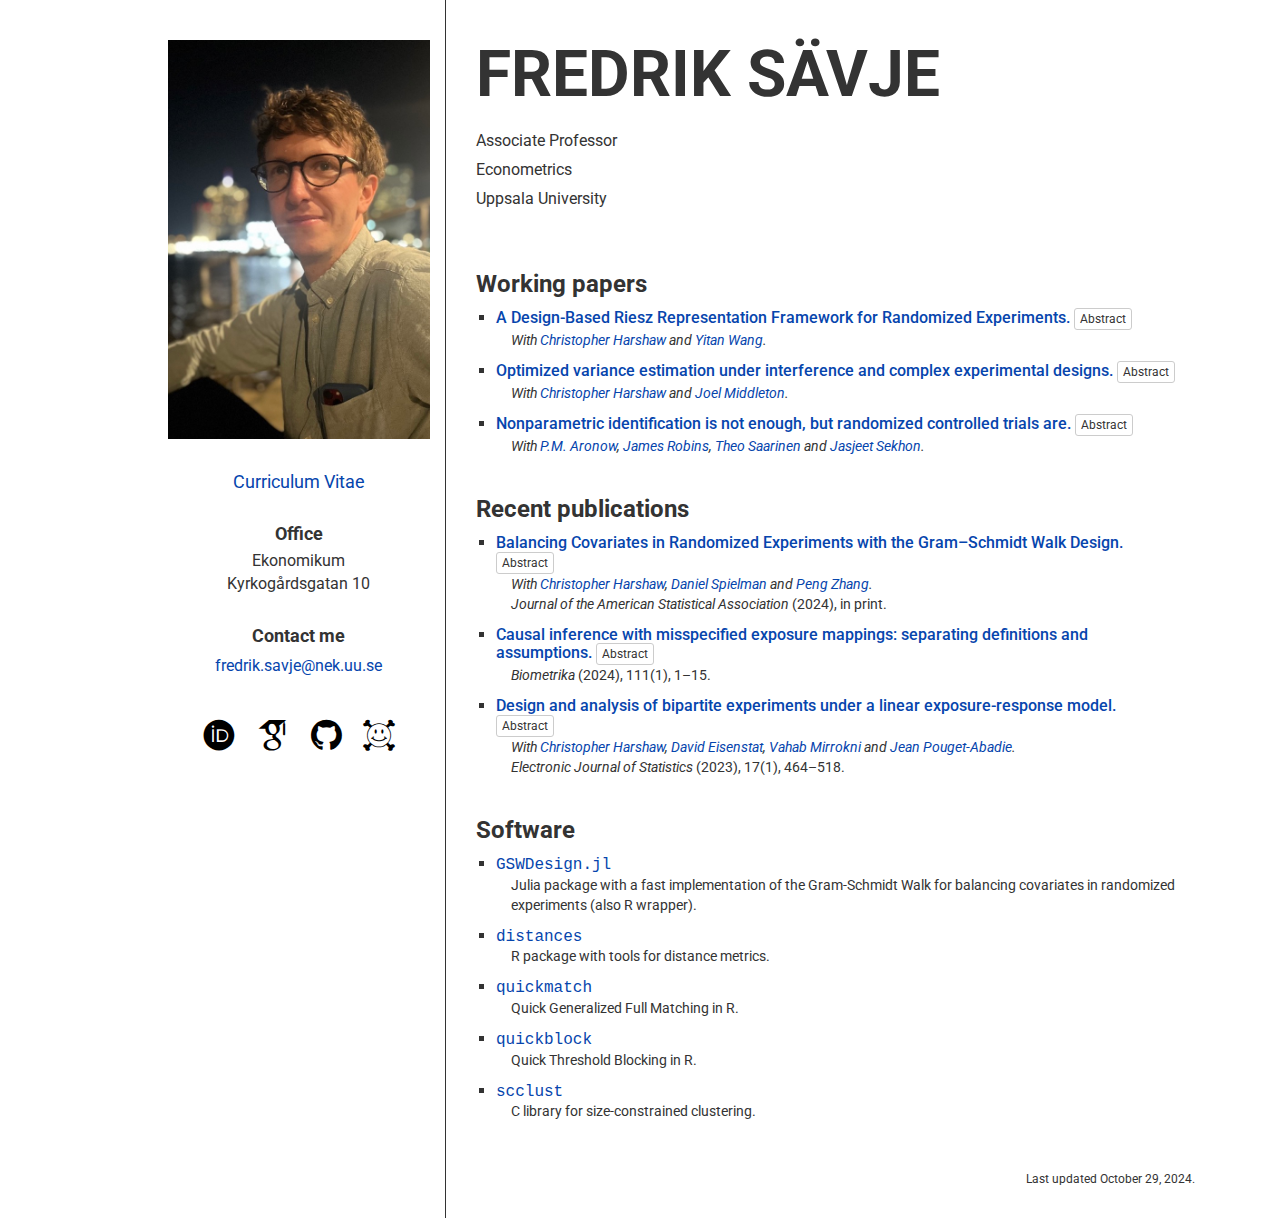
<file: index.html>
<!DOCTYPE html>
<html lang="en">

<head>
	<meta charset="utf-8">
	<meta http-equiv="X-UA-Compatible" content="IE=edge">
	<meta name="viewport" content="width=device-width, initial-scale=1">
	<meta name="generator" content="Hugo 0.125.7">

	<title>Fredrik Sävje</title>

	<link rel="shortcut icon" type="image/x-icon" href="favicon.ico">

	<link rel="stylesheet" href="https://maxcdn.bootstrapcdn.com/bootstrap/3.3.7/css/bootstrap.min.css" integrity="sha384-BVYiiSIFeK1dGmJRAkycuHAHRg32OmUcww7on3RYdg4Va+PmSTsz/K68vbdEjh4u" crossorigin="anonymous">

	<!--[if lt IE 9]>
	<script src="https://oss.maxcdn.com/html5shiv/3.7.3/html5shiv.min.js"></script>
	<script src="https://oss.maxcdn.com/respond/1.4.2/respond.min.js"></script>
	<![endif]-->

	<link rel="stylesheet" href="css/font-awesome.min.css">
	<link rel="stylesheet" href="css/academicons.min.css">
	<link rel="stylesheet" href="css/main.css">

	<script>
		(function(i,s,o,g,r,a,m){i['GoogleAnalyticsObject']=r;i[r]=i[r]||function(){
		(i[r].q=i[r].q||[]).push(arguments)},i[r].l=1*new Date();a=s.createElement(o),
		m=s.getElementsByTagName(o)[0];a.async=1;a.src=g;m.parentNode.insertBefore(a,m)
		})(window,document,'script','https://www.google-analytics.com/analytics.js','ga');
		ga('create', 'UA-42500219-1', 'auto');
		ga('send', 'pageview');
	</script>
</head>

<body>

<div class="container">
<div class="row">

	<div class="col-md-1"></div>

	<div class="col-sm-4 col-md-3 sidecol">

		<div class="hidden-sm hidden-md hidden-lg title">
			<h1>Fredrik Sävje</h1>
			<h1 style="display: none;">Fredrik Savje</h1>
			<ul>
				<li>Associate Professor</li>
				<li>Econometrics</li>
				<li>Uppsala University</li>
			</ul>
		</div>

		<img src="img/fredrik.jpg" class="img-responsive" alt="Picture of Fredrik Sävje">

		<ul class="menu">
			<li><a href="fredrik-savje-cv.pdf" onclick="ga('send', 'event', 'download-cv', 'download-cv');">Curriculum Vitae</a></li>
		</ul>

		<h3>Office</h3>

		<address>
			Ekonomikum <br>
			Kyrkogårdsgatan 10
		</address>

		<h3>Contact me</h3>

		<address class="contact">
			<a href="mailto:fredrik.savje@nek.uu.se">fredrik.savje@nek.uu.se</a>
		</address>

		<ul class="site-btns">
			<li><a href="https://orcid.org/0000-0003-2544-8250" alt="Link to ORCID" data-toggle="tooltip" title="ORCID"><i class="ai ai-orcid"></i></a></li>
			<li><a href="https://scholar.google.com/citations?user=O1TR2GcAAAAJ" alt="Link to Google Scholar" data-toggle="tooltip" title="Google Scholar"><i class="ai ai-google-scholar"></i></a></li>
			<li><a href="https://github.com/fsavje" alt="Link to GitHub" data-toggle="tooltip" title="GitHub"><i class="fa fa-github"></i></a></li>
			<li><a href="https://arxiv.org/a/savje_f_1.html" alt="Link to arXiv" data-toggle="tooltip" title="arXiv"><i class="ai ai-arxiv"></i></a></li>
		</ul>

		<ul style="display: none;">
			<li><a href="fredrik-savje.asc">PGP</a></li>
			<li><a href="fredrik-savje.pub">SSH</a></li>
		</ul>

	</div>

	<div class="col-sm-8 maintext">

		<div class="hidden-xs title">
			<h1>Fredrik Sävje</h1>
			<h1 style="display: none;">Fredrik Savje</h1>
			<ul>
				<li>Associate Professor</li>
				<li>Econometrics</li>
				<li>Uppsala University</li>
			</ul>
		</div>

		<h2>Working papers</h2>

		<ul class="paperlist wps">
			<li>
				<h4>
					<a href="https://arxiv.org/abs/2210.08698" onclick="ga('send', 'event', 'paper', 'Harshaw2022DesignBased');">A Design-Based Riesz Representation Framework for Randomized Experiments.</a>
					<button type="button" class="btn btn-default btn-xs" data-toggle="collapse" data-target="#Harshaw2022DesignBased_abstract" aria-expanded="false" aria-controls="#Harshaw2022DesignBased_abstract">Abstract</button>
				</h4>
				<div class="paperinfo"><span class="coauthors">With <a href="http://www.chrisharshaw.com">Christopher Harshaw</a> and <a href="https://statistics.yale.edu/people/yitan-wang">Yitan Wang</a>.</span></div>
				<div class="collapsecontainer"><div class="collapse" id="Harshaw2022DesignBased_abstract"><div class="well well-sm abstract">We describe a new design-based framework for drawing causal inference in randomized experiments. Causal effects in the framework are defined as linear functionals evaluated at potential outcome functions. Knowledge and assumptions about the potential outcome functions are encoded as function spaces. This makes the framework expressive, allowing experimenters to formulate and investigate a wide range of causal questions. We describe a class of estimators for estimands defined using the framework and investigate their properties. The construction of the estimators is based on the Riesz representation theorem. We provide necessary and sufficient conditions for unbiasedness and consistency. Finally, we provide conditions under which the estimators are asymptotically normal, and describe a conservative variance estimator to facilitate the construction of confidence intervals for the estimands.</div></div></div>
			</li>
		
			<li>
				<h4>
					<a href="https://arxiv.org/abs/2112.01709" onclick="ga('send', 'event', 'paper', 'Harshaw2021Optimized');">Optimized variance estimation under interference and complex experimental designs.</a>
					<button type="button" class="btn btn-default btn-xs" data-toggle="collapse" data-target="#Harshaw2021Optimized_abstract" aria-expanded="false" aria-controls="#Harshaw2021Optimized_abstract">Abstract</button>
				</h4>
				<div class="paperinfo"><span class="coauthors">With <a href="http://www.chrisharshaw.com">Christopher Harshaw</a> and <a href="https://joelmidd.github.io/">Joel Middleton</a>.</span></div>
				<div class="collapsecontainer"><div class="collapse" id="Harshaw2021Optimized_abstract"><div class="well well-sm abstract">Unbiased and consistent variance estimators generally do not exist for design-based treatment effect estimators because experimenters never observe more than one potential outcome for any unit. The problem is exacerbated by interference and complex experimental designs. In this paper, we consider variance estimation for linear treatment effect estimators under interference and arbitrary experimental designs. Experimenters must accept conservative estimators in this setting, but they can strive to minimize the conservativeness. We show that this task can be interpreted as an optimization problem in which one aims to find the lowest estimable upper bound of the true variance given one&#39;s risk preference and knowledge of the potential outcomes. We characterize the set of admissible bounds in the class of quadratic forms, and we demonstrate that the optimization problem is a convex program for many natural objectives. This allows experimenters to construct less conservative variance estimators, making inferences about treatment effects more informative. The resulting estimators are guaranteed to be conservative regardless of whether the background knowledge used to construct the bound is correct, but the estimators are less conservative if the knowledge is reasonably accurate.</div></div></div>
			</li>
		
			<li>
				<h4>
					<a href="https://arxiv.org/abs/2108.11342" onclick="ga('send', 'event', 'paper', 'Aronow2021Nonparametric');">Nonparametric identification is not enough, but randomized controlled trials are.</a>
					<button type="button" class="btn btn-default btn-xs" data-toggle="collapse" data-target="#Aronow2021Nonparametric_abstract" aria-expanded="false" aria-controls="#Aronow2021Nonparametric_abstract">Abstract</button>
				</h4>
				<div class="paperinfo"><span class="coauthors">With <a href="https://pmaronow.github.io">P.M. Aronow</a>, <a href="https://www.hsph.harvard.edu/james-robins/">James Robins</a>, <a href="https://statistics.berkeley.edu/people/theo-saarinen">Theo Saarinen</a> and <a href="http://sekhon.berkeley.edu">Jasjeet Sekhon</a>.</span></div>
				<div class="collapsecontainer"><div class="collapse" id="Aronow2021Nonparametric_abstract"><div class="well well-sm abstract">We argue that randomized controlled trials (RCTs) are special even among settings where average treatment effects are identified by a nonparametric unconfoundedness assumption. This claim follows from two results of Robins and Ritov (1997): (1) with at least one continuous covariate control, no estimator of the average treatment effect exists which is uniformly consistent without further assumptions, (2) knowledge of the propensity score yields a uniformly consistent estimator and honest confidence intervals that shrink at parametric rates with increasing sample size, regardless of how complicated the propensity score function is. We emphasize the latter point, and note that successfully-conducted RCTs provide knowledge of the propensity score to the researcher. We discuss modern developments in covariate adjustment for RCTs, noting that statistical models and machine learning methods can be used to improve efficiency while preserving finite sample unbiasedness. We conclude that statistical inference has the potential to be fundamentally more difficult in observational settings than it is in RCTs, even when all confounders are measured.</div></div></div>
			</li>
		</ul>


		<h2>Recent publications</h2>

		<ul class="paperlist pubs">
			<li>
				<h4>
					<a href="https://doi.org/10.1080/01621459.2023.2285474" onclick="ga('send', 'event', 'paper', 'Harshaw2019Balancing');">Balancing Covariates in Randomized Experiments with the Gram–Schmidt Walk Design.</a>
					<button type="button" class="btn btn-default btn-xs" data-toggle="collapse" data-target="#Harshaw2019Balancing_abstract" aria-expanded="false" aria-controls="#Harshaw2019Balancing_abstract">Abstract</button>
				</h4>
				<div class="paperinfo"><span class="coauthors">With <a href="http://www.chrisharshaw.com">Christopher Harshaw</a>, <a href="http://www.cs.yale.edu/homes/spielman/">Daniel Spielman</a> and <a href="https://sites.google.com/site/pengzhang27182/">Peng Zhang</a>.</span></div>
				<div class="paperinfo"><span class="journalname">Journal of the American Statistical Association</span> (2024), in print.</div>
				<div class="collapsecontainer"><div class="collapse" id="Harshaw2019Balancing_abstract"><div class="well well-sm abstract">The design of experiments involves a compromise between covariate balance and robustness. This paper provides a formalization of this trade-off and describes an experimental design that allows experimenters to navigate it. The design is specified by a robustness parameter that bounds the worst-case mean squared error of an estimator of the average treatment effect. Subject to the experimenter’s desired level of robustness, the design aims to simultaneously balance all linear functions of potentially many covariates. Less robustness allows for more balance. We show that the mean squared error of the estimator is bounded in finite samples by the minimum of the loss function of an implicit ridge regression of the potential outcomes on the covariates. Asymptotically, the design perfectly balances all linear functions of a growing number of covariates with a diminishing reduction in robustness, effectively allowing experimenters to escape the compromise between balance and robustness in large samples. Finally, we describe conditions that ensure asymptotic normality and provide a conservative variance estimator, which facilitate the construction of asymptotically valid confidence intervals.</div></div></div>
			</li>
			
			<li>
				<h4>
					<a href="https://doi.org/10.1093/biomet/asad019" onclick="ga('send', 'event', 'paper', 'Savje2019Misspecified');">Causal inference with misspecified exposure mappings: separating definitions and assumptions.</a>
					<button type="button" class="btn btn-default btn-xs" data-toggle="collapse" data-target="#Savje2019Misspecified_abstract" aria-expanded="false" aria-controls="#Savje2019Misspecified_abstract">Abstract</button>
				</h4>
				
				<div class="paperinfo"><span class="journalname">Biometrika</span> (2024), 111(1), 1&ndash;15.</div>
				<div class="collapsecontainer"><div class="collapse" id="Savje2019Misspecified_abstract"><div class="well well-sm abstract">Exposure mappings facilitate investigations of complex causal effects when units interact in experiments. Current methods require experimenters to use the same exposure mappings to define the effect of interest and to impose assumptions on the interference structure. However, the two roles rarely coincide in practice, and experimenters are forced to make the often questionable assumption that their exposures are correctly specified. This paper argues that the two roles exposure mappings currently serve can, and typically should, be separated, so that exposures are used to define effects without necessarily assuming that they are capturing the complete causal structure in the experiment. The paper shows that this approach is practically viable by providing conditions under which exposure effects can be precisely estimated when the exposures are misspecified. Some important questions remain open.</div></div></div>
			</li>
			
			<li>
				<h4>
					<a href="https://doi.org/10.1214/23-EJS2111" onclick="ga('send', 'event', 'paper', 'Harshaw2021Design');">Design and analysis of bipartite experiments under a linear exposure-response model.</a>
					<button type="button" class="btn btn-default btn-xs" data-toggle="collapse" data-target="#Harshaw2021Design_abstract" aria-expanded="false" aria-controls="#Harshaw2021Design_abstract">Abstract</button>
				</h4>
				<div class="paperinfo"><span class="coauthors">With <a href="http://www.chrisharshaw.com">Christopher Harshaw</a>, <a href="https://www.davideisenstat.com">David Eisenstat</a>, <a href="https://research.google/people/mirrokni/">Vahab Mirrokni</a> and <a href="https://jean.pouget-abadie.com">Jean Pouget-Abadie</a>.</span></div>
				<div class="paperinfo"><span class="journalname">Electronic Journal of Statistics</span> (2023), 17(1), 464&ndash;518.</div>
				<div class="collapsecontainer"><div class="collapse" id="Harshaw2021Design_abstract"><div class="well well-sm abstract">A bipartite experiment consists of one set of units being assigned treatments and another set of units for which we measure outcomes. The two sets of units are connected by a bipartite graph, governing how the treated units can affect the outcome units. In this paper, we consider estimation of the average total treatment effect in the bipartite experimental framework under a linear exposure-response model. We introduce the Exposure Reweighted Linear (ERL) estimator, and show that the estimator is unbiased, consistent and asymptotically normal, provided that the bipartite graph is sufficiently sparse. To facilitate inference, we introduce an unbiased and consistent estimator of the variance of the ERL point estimator. Finally, we introduce a cluster-based design, Exposure-Design, that uses heuristics to increase the precision of the ERL estimator by realizing a desirable exposure distribution.</div></div></div>
			</li>
			</ul>


		<h2>Software</h2>

		<ul class="paperlist software">
			<li>
				<h4><a href="https://github.com/crharshaw/GSWDesign.jl" onclick="ga('send', 'event', 'software', 'GSWDesign.jl');"><tt>GSWDesign.jl</tt></a></h4>
				<div class="paperinfo softwaretagline">Julia package with a fast implementation of the Gram-Schmidt Walk for balancing covariates in randomized experiments (also R wrapper).</div>
			</li>
		
			<li>
				<h4><a href="https://github.com/fsavje/distances" onclick="ga('send', 'event', 'software', 'distances');"><tt>distances</tt></a></h4>
				<div class="paperinfo softwaretagline">R package with tools for distance metrics.</div>
			</li>
		
			<li>
				<h4><a href="https://github.com/fsavje/quickmatch" onclick="ga('send', 'event', 'software', 'quickmatch');"><tt>quickmatch</tt></a></h4>
				<div class="paperinfo softwaretagline">Quick Generalized Full Matching in R.</div>
			</li>
		
			<li>
				<h4><a href="https://github.com/fsavje/quickblock" onclick="ga('send', 'event', 'software', 'quickblock');"><tt>quickblock</tt></a></h4>
				<div class="paperinfo softwaretagline">Quick Threshold Blocking in R.</div>
			</li>
		
			<li>
				<h4><a href="https://github.com/fsavje/scclust" onclick="ga('send', 'event', 'software', 'scclust');"><tt>scclust</tt></a></h4>
				<div class="paperinfo softwaretagline">C library for size-constrained clustering.</div>
			</li>
		</ul>

		<div class="updated-time">
			Last updated October 29, 2024.
		</div>
	</div>

</div>
</div>

<script src="https://ajax.googleapis.com/ajax/libs/jquery/1.12.4/jquery.min.js"></script>
<script src="https://maxcdn.bootstrapcdn.com/bootstrap/3.3.7/js/bootstrap.min.js" integrity="sha384-Tc5IQib027qvyjSMfHjOMaLkfuWVxZxUPnCJA7l2mCWNIpG9mGCD8wGNIcPD7Txa" crossorigin="anonymous"></script>
<script>$(document).ready(function(){ $('[data-toggle="tooltip"]').tooltip(); });</script>
</body>
</html>
</file>
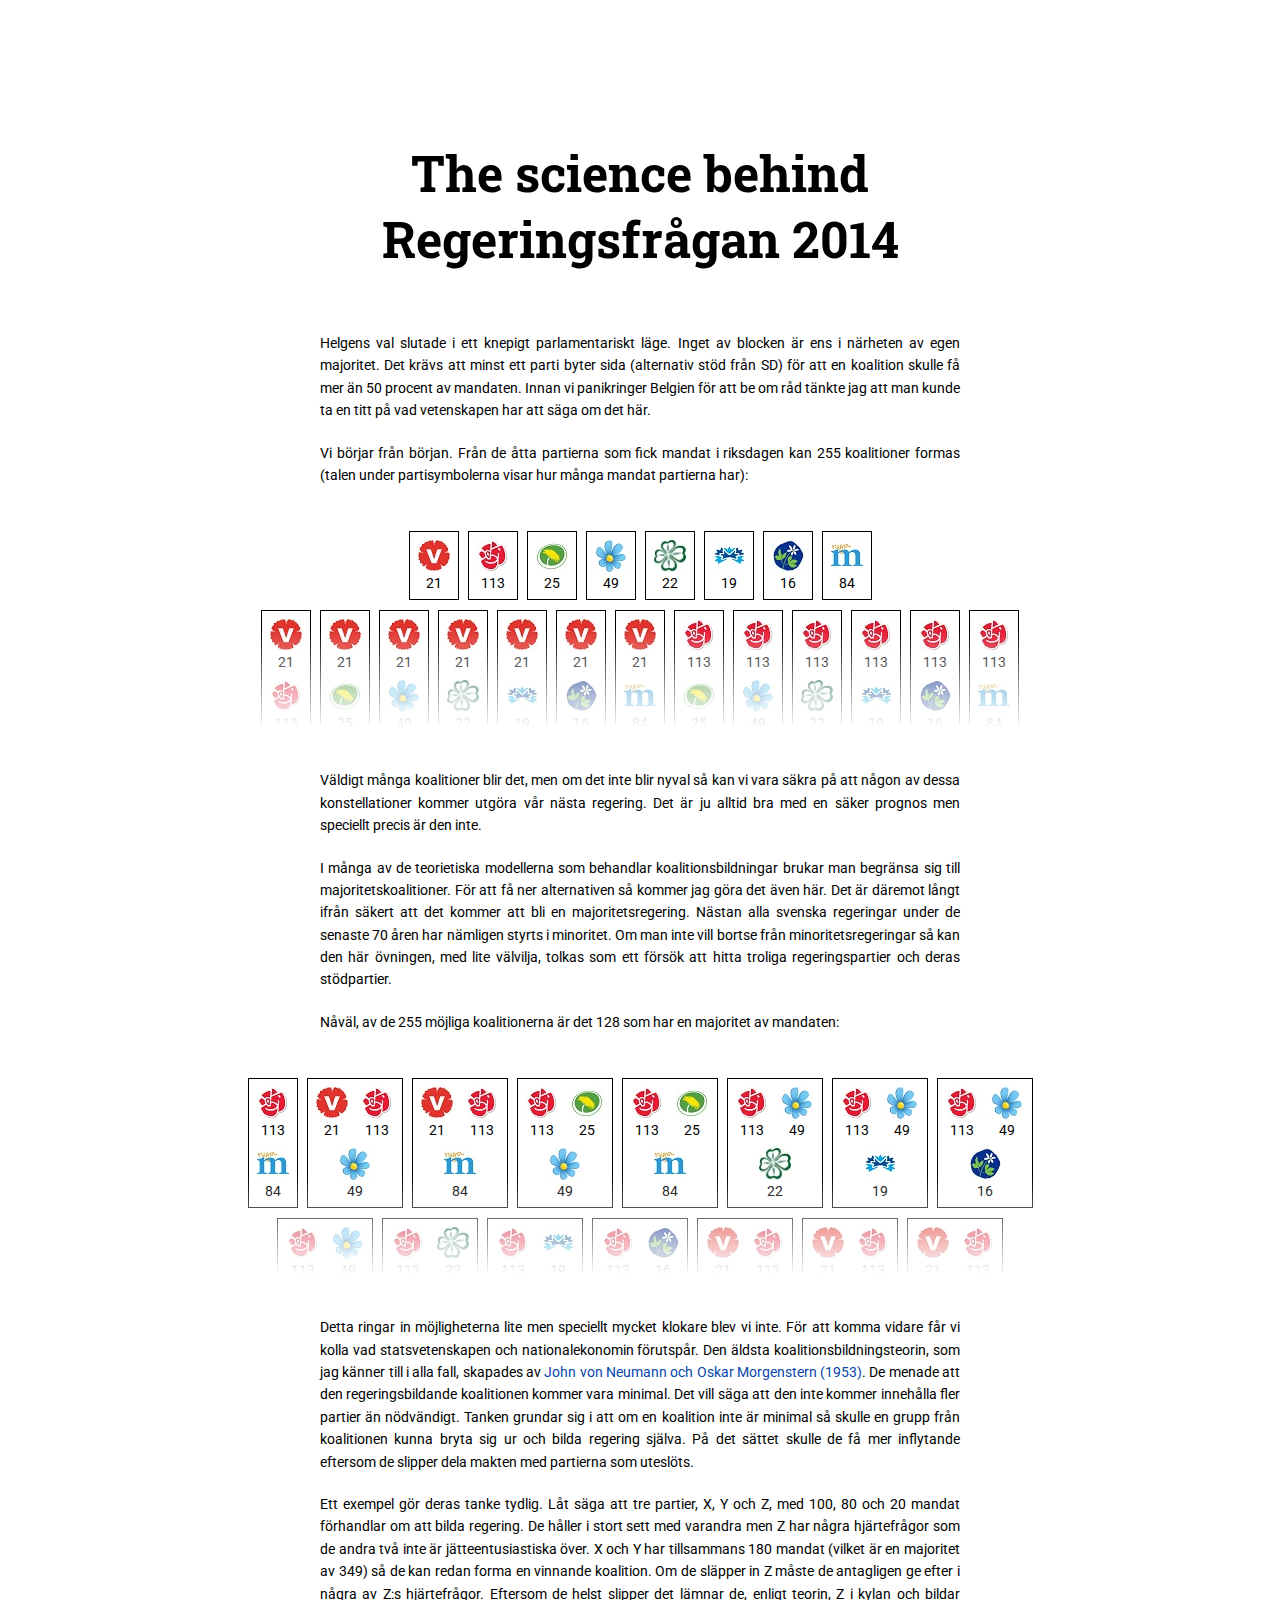
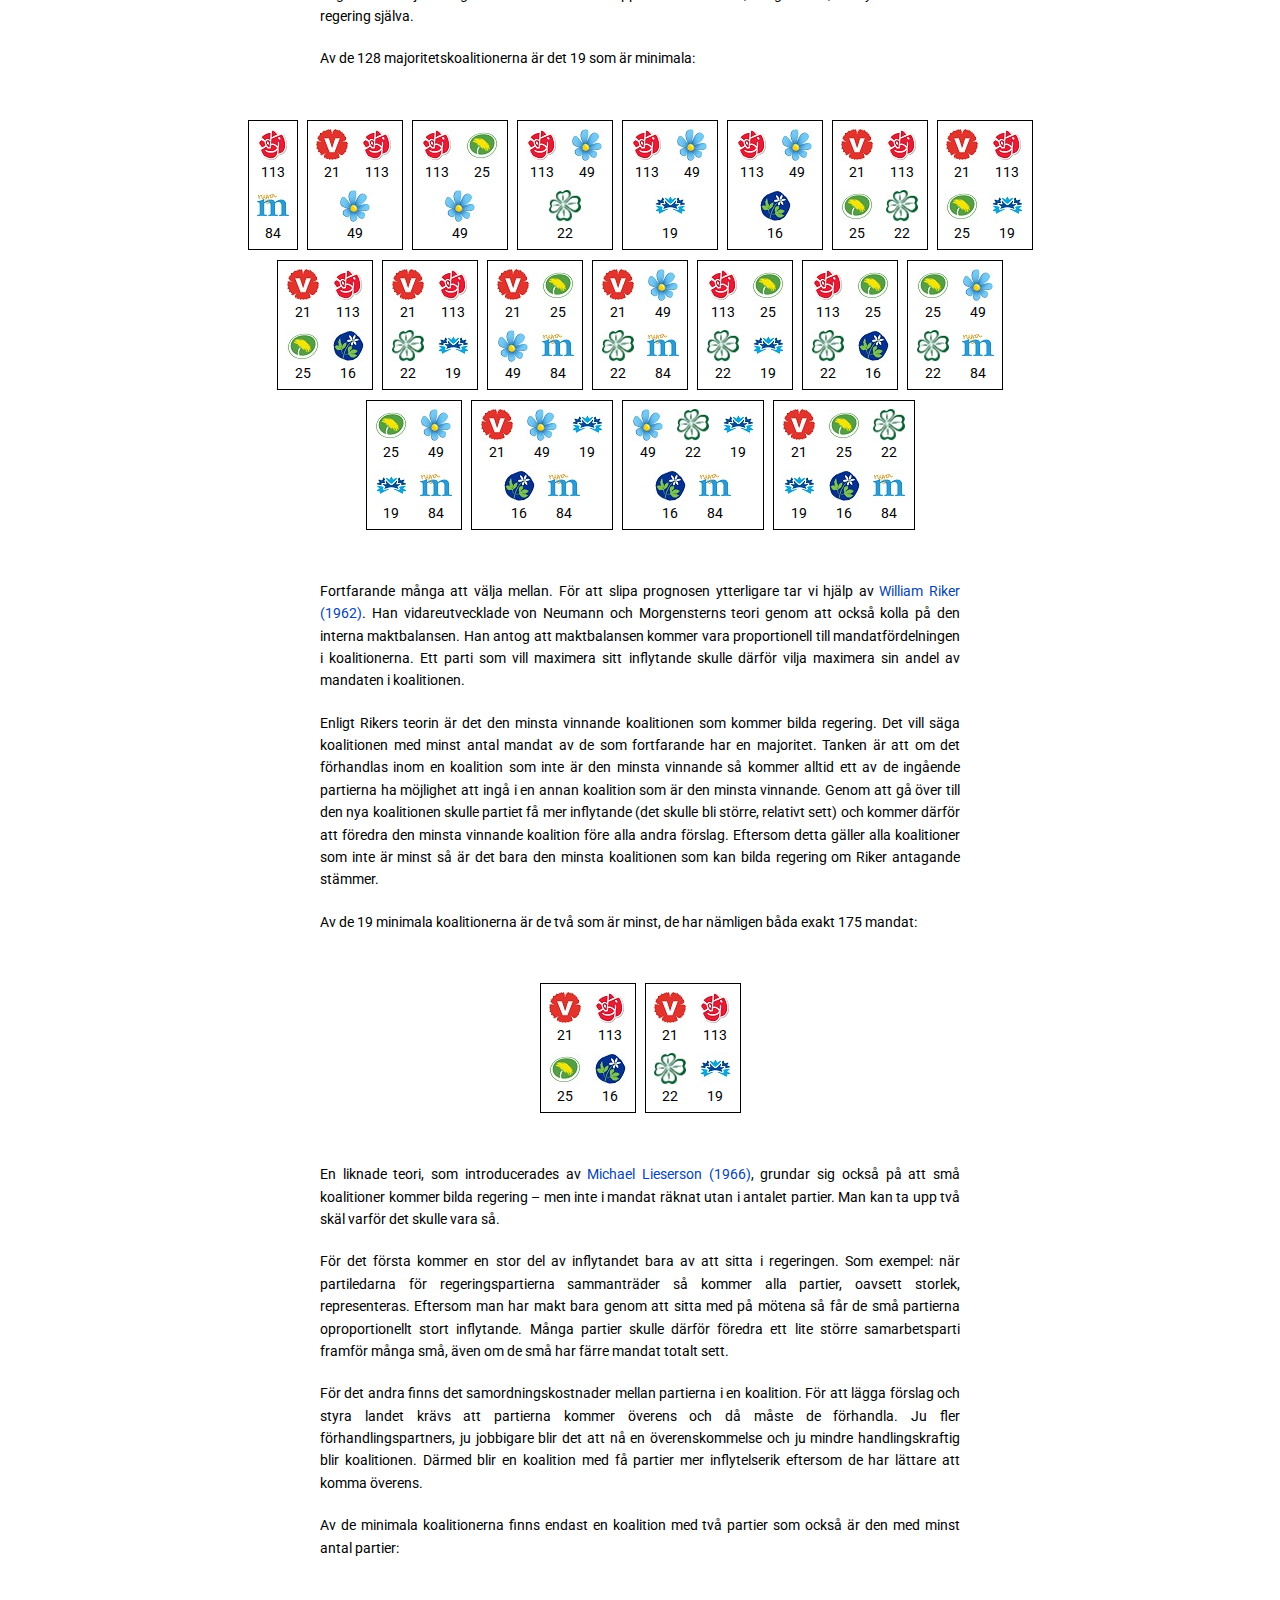
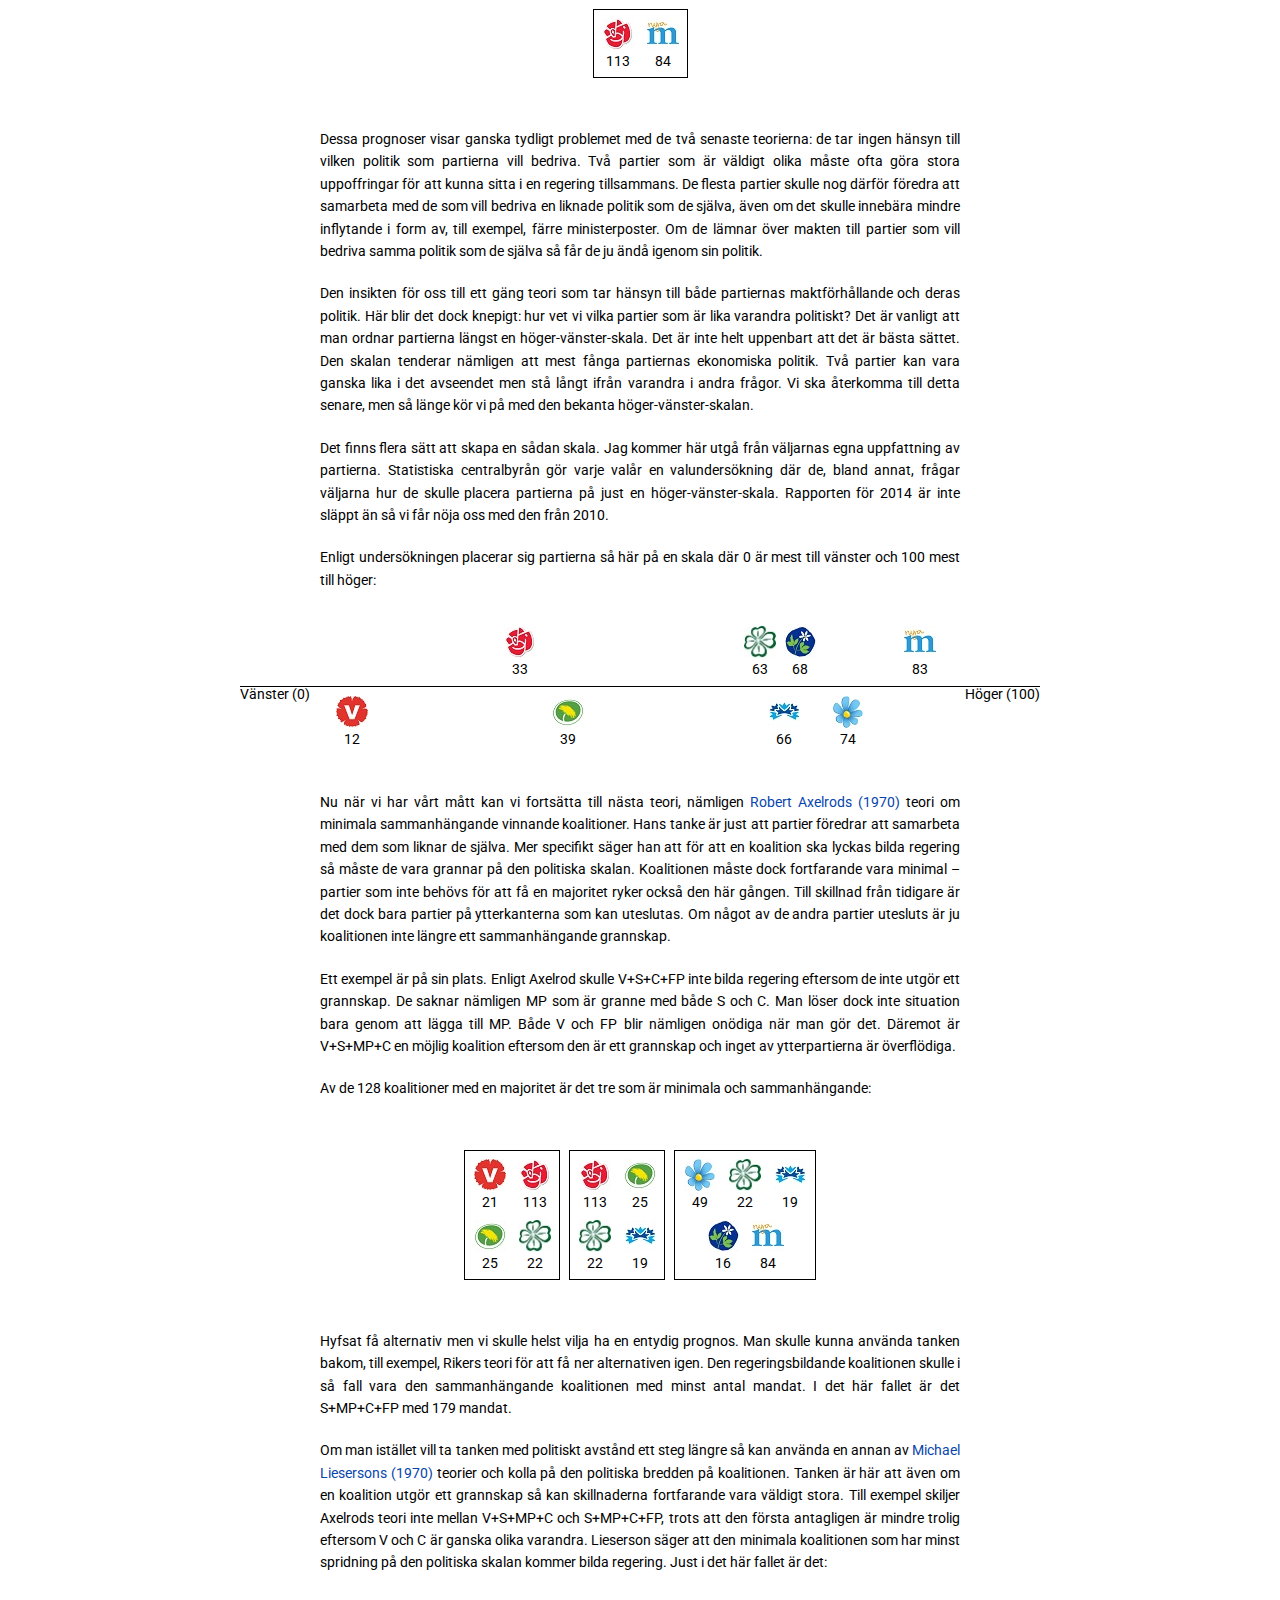
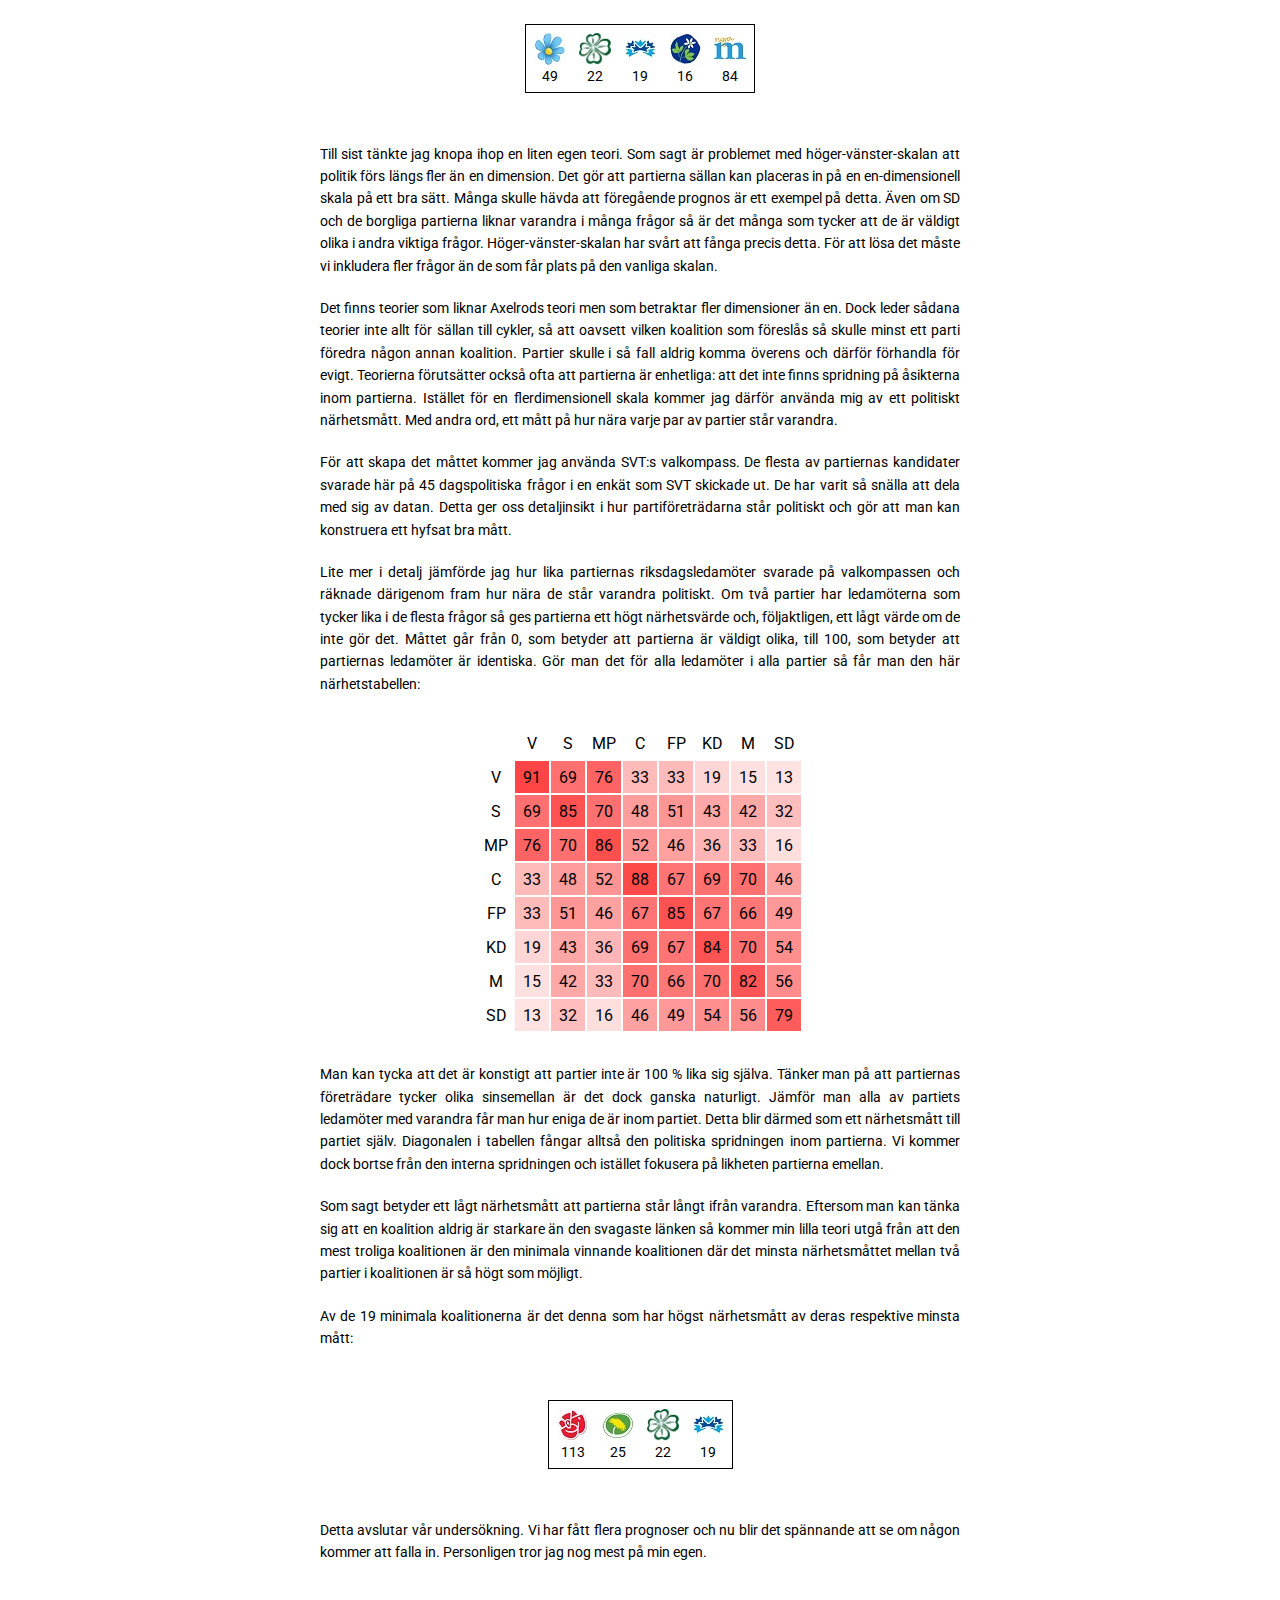
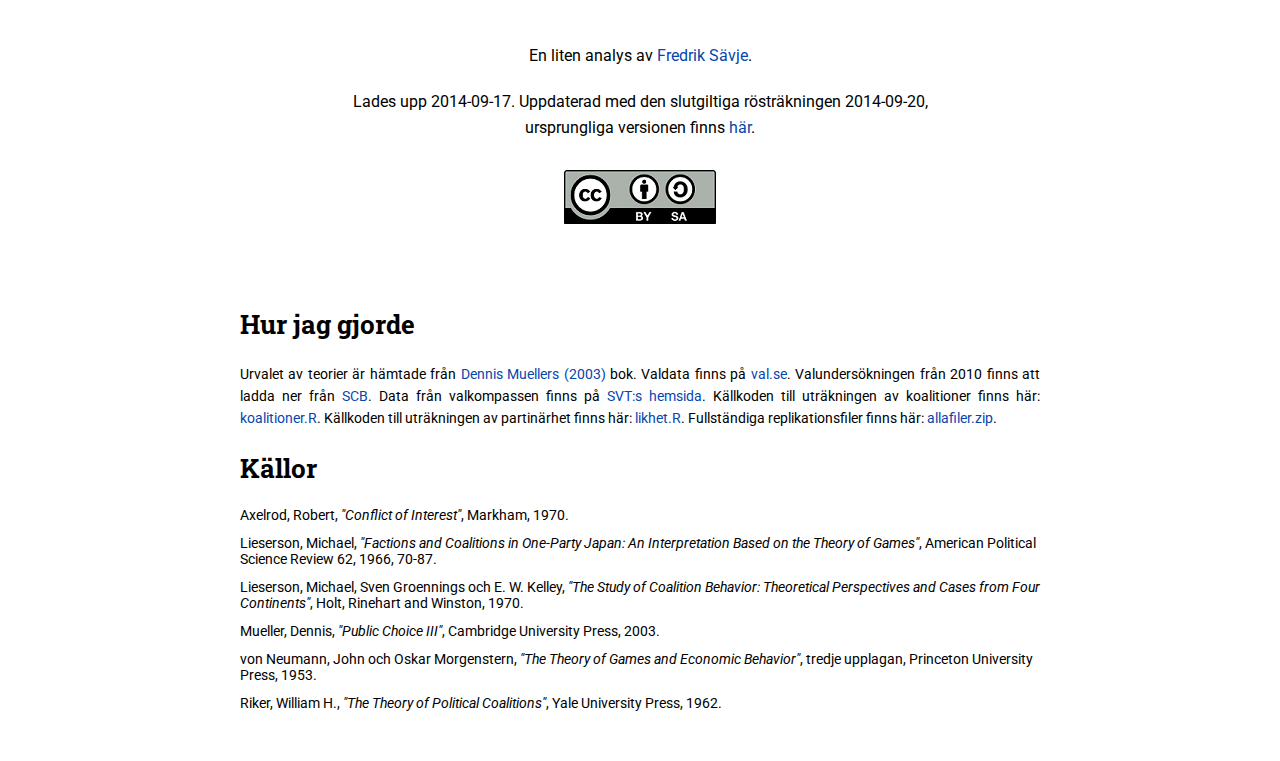
<file: regeringsfragan/index.htm>
<?xml version="1.0" encoding="UTF-8"?>
<!DOCTYPE html PUBLIC "-//W3C//DTD XHTML 1.0 Strict//EN" "http://www.w3.org/TR/xhtml1/DTD/xhtml1-strict.dtd">

<html xmlns="http://www.w3.org/1999/xhtml">
<html xmlns="http://www.w3.org/1999/xhtml" xml:lang="sv">

<head>
	<meta http-equiv="content-type" content="application/xhtml+xml; charset=UTF-8" />
	<meta property="og:image" content="allapartier.jpg" />
	<link href='http://fonts.googleapis.com/css?family=Roboto+Slab:700' rel='stylesheet' type='text/css'>
	<link href='http://fonts.googleapis.com/css?family=Roboto' rel='stylesheet' type='text/css'>
	
	<link rel="stylesheet" type="text/css" href="style.css"/>
	<link rel="shortcut icon" href="favicon.ico"/>
	<title>The science behind regeringsfrågan 2014</title>
	
	<script>
		(function(i,s,o,g,r,a,m){i['GoogleAnalyticsObject']=r;i[r]=i[r]||function(){
		(i[r].q=i[r].q||[]).push(arguments)},i[r].l=1*new Date();a=s.createElement(o),
		m=s.getElementsByTagName(o)[0];a.async=1;a.src=g;m.parentNode.insertBefore(a,m)
		})(window,document,'script','//www.google-analytics.com/analytics.js','ga');

		ga('create', 'UA-42500219-1', 'fredriksavje.com');
		ga('send', 'pageview');
	</script>
</head>

<body>

<div id="main">

<h1>The science behind<br />Regeringsfrågan 2014</h1>

<p>Helgens val slutade i ett knepigt parlamentariskt läge. Inget av blocken är ens i närheten av egen majoritet. Det krävs att minst ett parti byter sida (alternativ stöd från SD) för att en koalition skulle få mer än 50 procent av mandaten. Innan vi panikringer Belgien för att be om råd tänkte jag att man kunde ta en titt på vad vetenskapen har att säga om det här.</p>

<p>Vi börjar från början. Från de åtta partierna som fick mandat i riksdagen kan 255 koalitioner formas (talen under partisymbolerna visar hur många mandat partierna har):</p>

<div class="exp" id="expalla">
<div class="kmangd" id="alla">
<ul class="k1"><li><img src="V.jpg" />21</li></ul>
<ul class="k1"><li><img src="S.jpg" />113</li></ul>
<ul class="k1"><li><img src="MP.jpg" />25</li></ul>
<ul class="k1"><li><img src="SD.jpg" />49</li></ul>
<ul class="k1"><li><img src="C.jpg" />22</li></ul>
<ul class="k1"><li><img src="FP.jpg" />19</li></ul>
<ul class="k1"><li><img src="KD.jpg" />16</li></ul>
<ul class="k1"><li><img src="M.jpg" />84</li></ul><br />
<ul class="k2"><li><img src="V.jpg" />21</li> <li><img src="S.jpg" />113</li></ul>
<ul class="k2"><li><img src="V.jpg" />21</li> <li><img src="MP.jpg" />25</li></ul>
<ul class="k2"><li><img src="V.jpg" />21</li> <li><img src="SD.jpg" />49</li></ul>
<ul class="k2"><li><img src="V.jpg" />21</li> <li><img src="C.jpg" />22</li></ul>
<ul class="k2"><li><img src="V.jpg" />21</li> <li><img src="FP.jpg" />19</li></ul>
<ul class="k2"><li><img src="V.jpg" />21</li> <li><img src="KD.jpg" />16</li></ul>
<ul class="k2"><li><img src="V.jpg" />21</li> <li><img src="M.jpg" />84</li></ul>
<ul class="k2"><li><img src="S.jpg" />113</li> <li><img src="MP.jpg" />25</li></ul>
<ul class="k2"><li><img src="S.jpg" />113</li> <li><img src="SD.jpg" />49</li></ul>
<ul class="k2"><li><img src="S.jpg" />113</li> <li><img src="C.jpg" />22</li></ul>
<ul class="k2"><li><img src="S.jpg" />113</li> <li><img src="FP.jpg" />19</li></ul>
<ul class="k2"><li><img src="S.jpg" />113</li> <li><img src="KD.jpg" />16</li></ul>
<ul class="k2"><li><img src="S.jpg" />113</li> <li><img src="M.jpg" />84</li></ul>
<ul class="k2"><li><img src="MP.jpg" />25</li> <li><img src="SD.jpg" />49</li></ul>
<ul class="k2"><li><img src="MP.jpg" />25</li> <li><img src="C.jpg" />22</li></ul>
<ul class="k2"><li><img src="MP.jpg" />25</li> <li><img src="FP.jpg" />19</li></ul>
<ul class="k2"><li><img src="MP.jpg" />25</li> <li><img src="KD.jpg" />16</li></ul>
<ul class="k2"><li><img src="MP.jpg" />25</li> <li><img src="M.jpg" />84</li></ul>
<ul class="k2"><li><img src="SD.jpg" />49</li> <li><img src="C.jpg" />22</li></ul>
<ul class="k2"><li><img src="SD.jpg" />49</li> <li><img src="FP.jpg" />19</li></ul>
<ul class="k2"><li><img src="SD.jpg" />49</li> <li><img src="KD.jpg" />16</li></ul>
<ul class="k2"><li><img src="SD.jpg" />49</li> <li><img src="M.jpg" />84</li></ul>
<ul class="k2"><li><img src="C.jpg" />22</li> <li><img src="FP.jpg" />19</li></ul>
<ul class="k2"><li><img src="C.jpg" />22</li> <li><img src="KD.jpg" />16</li></ul>
<ul class="k2"><li><img src="C.jpg" />22</li> <li><img src="M.jpg" />84</li></ul>
<ul class="k2"><li><img src="FP.jpg" />19</li> <li><img src="KD.jpg" />16</li></ul>
<ul class="k2"><li><img src="FP.jpg" />19</li> <li><img src="M.jpg" />84</li></ul>
<ul class="k2"><li><img src="KD.jpg" />16</li> <li><img src="M.jpg" />84</li></ul>
<ul class="k3"><li><img src="V.jpg" />21</li> <li><img src="S.jpg" />113</li> <li><img src="MP.jpg" />25</li></ul>
<ul class="k3"><li><img src="V.jpg" />21</li> <li><img src="S.jpg" />113</li> <li><img src="SD.jpg" />49</li></ul>
<ul class="k3"><li><img src="V.jpg" />21</li> <li><img src="S.jpg" />113</li> <li><img src="C.jpg" />22</li></ul>
<ul class="k3"><li><img src="V.jpg" />21</li> <li><img src="S.jpg" />113</li> <li><img src="FP.jpg" />19</li></ul>
<ul class="k3"><li><img src="V.jpg" />21</li> <li><img src="S.jpg" />113</li> <li><img src="KD.jpg" />16</li></ul>
<ul class="k3"><li><img src="V.jpg" />21</li> <li><img src="S.jpg" />113</li> <li><img src="M.jpg" />84</li></ul>
<ul class="k3"><li><img src="V.jpg" />21</li> <li><img src="MP.jpg" />25</li> <li><img src="SD.jpg" />49</li></ul>
<ul class="k3"><li><img src="V.jpg" />21</li> <li><img src="MP.jpg" />25</li> <li><img src="C.jpg" />22</li></ul>
<ul class="k3"><li><img src="V.jpg" />21</li> <li><img src="MP.jpg" />25</li> <li><img src="FP.jpg" />19</li></ul>
<ul class="k3"><li><img src="V.jpg" />21</li> <li><img src="MP.jpg" />25</li> <li><img src="KD.jpg" />16</li></ul>
<ul class="k3"><li><img src="V.jpg" />21</li> <li><img src="MP.jpg" />25</li> <li><img src="M.jpg" />84</li></ul>
<ul class="k3"><li><img src="V.jpg" />21</li> <li><img src="SD.jpg" />49</li> <li><img src="C.jpg" />22</li></ul>
<ul class="k3"><li><img src="V.jpg" />21</li> <li><img src="SD.jpg" />49</li> <li><img src="FP.jpg" />19</li></ul>
<ul class="k3"><li><img src="V.jpg" />21</li> <li><img src="SD.jpg" />49</li> <li><img src="KD.jpg" />16</li></ul>
<ul class="k3"><li><img src="V.jpg" />21</li> <li><img src="SD.jpg" />49</li> <li><img src="M.jpg" />84</li></ul>
<ul class="k3"><li><img src="V.jpg" />21</li> <li><img src="C.jpg" />22</li> <li><img src="FP.jpg" />19</li></ul>
<ul class="k3"><li><img src="V.jpg" />21</li> <li><img src="C.jpg" />22</li> <li><img src="KD.jpg" />16</li></ul>
<ul class="k3"><li><img src="V.jpg" />21</li> <li><img src="C.jpg" />22</li> <li><img src="M.jpg" />84</li></ul>
<ul class="k3"><li><img src="V.jpg" />21</li> <li><img src="FP.jpg" />19</li> <li><img src="KD.jpg" />16</li></ul>
<ul class="k3"><li><img src="V.jpg" />21</li> <li><img src="FP.jpg" />19</li> <li><img src="M.jpg" />84</li></ul>
<ul class="k3"><li><img src="V.jpg" />21</li> <li><img src="KD.jpg" />16</li> <li><img src="M.jpg" />84</li></ul>
<ul class="k3"><li><img src="S.jpg" />113</li> <li><img src="MP.jpg" />25</li> <li><img src="SD.jpg" />49</li></ul>
<ul class="k3"><li><img src="S.jpg" />113</li> <li><img src="MP.jpg" />25</li> <li><img src="C.jpg" />22</li></ul>
<ul class="k3"><li><img src="S.jpg" />113</li> <li><img src="MP.jpg" />25</li> <li><img src="FP.jpg" />19</li></ul>
<ul class="k3"><li><img src="S.jpg" />113</li> <li><img src="MP.jpg" />25</li> <li><img src="KD.jpg" />16</li></ul>
<ul class="k3"><li><img src="S.jpg" />113</li> <li><img src="MP.jpg" />25</li> <li><img src="M.jpg" />84</li></ul>
<ul class="k3"><li><img src="S.jpg" />113</li> <li><img src="SD.jpg" />49</li> <li><img src="C.jpg" />22</li></ul>
<ul class="k3"><li><img src="S.jpg" />113</li> <li><img src="SD.jpg" />49</li> <li><img src="FP.jpg" />19</li></ul>
<ul class="k3"><li><img src="S.jpg" />113</li> <li><img src="SD.jpg" />49</li> <li><img src="KD.jpg" />16</li></ul>
<ul class="k3"><li><img src="S.jpg" />113</li> <li><img src="SD.jpg" />49</li> <li><img src="M.jpg" />84</li></ul>
<ul class="k3"><li><img src="S.jpg" />113</li> <li><img src="C.jpg" />22</li> <li><img src="FP.jpg" />19</li></ul>
<ul class="k3"><li><img src="S.jpg" />113</li> <li><img src="C.jpg" />22</li> <li><img src="KD.jpg" />16</li></ul>
<ul class="k3"><li><img src="S.jpg" />113</li> <li><img src="C.jpg" />22</li> <li><img src="M.jpg" />84</li></ul>
<ul class="k3"><li><img src="S.jpg" />113</li> <li><img src="FP.jpg" />19</li> <li><img src="KD.jpg" />16</li></ul>
<ul class="k3"><li><img src="S.jpg" />113</li> <li><img src="FP.jpg" />19</li> <li><img src="M.jpg" />84</li></ul>
<ul class="k3"><li><img src="S.jpg" />113</li> <li><img src="KD.jpg" />16</li> <li><img src="M.jpg" />84</li></ul>
<ul class="k3"><li><img src="MP.jpg" />25</li> <li><img src="SD.jpg" />49</li> <li><img src="C.jpg" />22</li></ul>
<ul class="k3"><li><img src="MP.jpg" />25</li> <li><img src="SD.jpg" />49</li> <li><img src="FP.jpg" />19</li></ul>
<ul class="k3"><li><img src="MP.jpg" />25</li> <li><img src="SD.jpg" />49</li> <li><img src="KD.jpg" />16</li></ul>
<ul class="k3"><li><img src="MP.jpg" />25</li> <li><img src="SD.jpg" />49</li> <li><img src="M.jpg" />84</li></ul>
<ul class="k3"><li><img src="MP.jpg" />25</li> <li><img src="C.jpg" />22</li> <li><img src="FP.jpg" />19</li></ul>
<ul class="k3"><li><img src="MP.jpg" />25</li> <li><img src="C.jpg" />22</li> <li><img src="KD.jpg" />16</li></ul>
<ul class="k3"><li><img src="MP.jpg" />25</li> <li><img src="C.jpg" />22</li> <li><img src="M.jpg" />84</li></ul>
<ul class="k3"><li><img src="MP.jpg" />25</li> <li><img src="FP.jpg" />19</li> <li><img src="KD.jpg" />16</li></ul>
<ul class="k3"><li><img src="MP.jpg" />25</li> <li><img src="FP.jpg" />19</li> <li><img src="M.jpg" />84</li></ul>
<ul class="k3"><li><img src="MP.jpg" />25</li> <li><img src="KD.jpg" />16</li> <li><img src="M.jpg" />84</li></ul>
<ul class="k3"><li><img src="SD.jpg" />49</li> <li><img src="C.jpg" />22</li> <li><img src="FP.jpg" />19</li></ul>
<ul class="k3"><li><img src="SD.jpg" />49</li> <li><img src="C.jpg" />22</li> <li><img src="KD.jpg" />16</li></ul>
<ul class="k3"><li><img src="SD.jpg" />49</li> <li><img src="C.jpg" />22</li> <li><img src="M.jpg" />84</li></ul>
<ul class="k3"><li><img src="SD.jpg" />49</li> <li><img src="FP.jpg" />19</li> <li><img src="KD.jpg" />16</li></ul>
<ul class="k3"><li><img src="SD.jpg" />49</li> <li><img src="FP.jpg" />19</li> <li><img src="M.jpg" />84</li></ul>
<ul class="k3"><li><img src="SD.jpg" />49</li> <li><img src="KD.jpg" />16</li> <li><img src="M.jpg" />84</li></ul>
<ul class="k3"><li><img src="C.jpg" />22</li> <li><img src="FP.jpg" />19</li> <li><img src="KD.jpg" />16</li></ul>
<ul class="k3"><li><img src="C.jpg" />22</li> <li><img src="FP.jpg" />19</li> <li><img src="M.jpg" />84</li></ul>
<ul class="k3"><li><img src="C.jpg" />22</li> <li><img src="KD.jpg" />16</li> <li><img src="M.jpg" />84</li></ul>
<ul class="k3"><li><img src="FP.jpg" />19</li> <li><img src="KD.jpg" />16</li> <li><img src="M.jpg" />84</li></ul>
<ul class="k4"><li><img src="V.jpg" />21</li> <li><img src="S.jpg" />113</li> <li><img src="MP.jpg" />25</li> <li><img src="SD.jpg" />49</li></ul>
<ul class="k4"><li><img src="V.jpg" />21</li> <li><img src="S.jpg" />113</li> <li><img src="MP.jpg" />25</li> <li><img src="C.jpg" />22</li></ul>
<ul class="k4"><li><img src="V.jpg" />21</li> <li><img src="S.jpg" />113</li> <li><img src="MP.jpg" />25</li> <li><img src="FP.jpg" />19</li></ul>
<ul class="k4"><li><img src="V.jpg" />21</li> <li><img src="S.jpg" />113</li> <li><img src="MP.jpg" />25</li> <li><img src="KD.jpg" />16</li></ul>
<ul class="k4"><li><img src="V.jpg" />21</li> <li><img src="S.jpg" />113</li> <li><img src="MP.jpg" />25</li> <li><img src="M.jpg" />84</li></ul>
<ul class="k4"><li><img src="V.jpg" />21</li> <li><img src="S.jpg" />113</li> <li><img src="SD.jpg" />49</li> <li><img src="C.jpg" />22</li></ul>
<ul class="k4"><li><img src="V.jpg" />21</li> <li><img src="S.jpg" />113</li> <li><img src="SD.jpg" />49</li> <li><img src="FP.jpg" />19</li></ul>
<ul class="k4"><li><img src="V.jpg" />21</li> <li><img src="S.jpg" />113</li> <li><img src="SD.jpg" />49</li> <li><img src="KD.jpg" />16</li></ul>
<ul class="k4"><li><img src="V.jpg" />21</li> <li><img src="S.jpg" />113</li> <li><img src="SD.jpg" />49</li> <li><img src="M.jpg" />84</li></ul>
<ul class="k4"><li><img src="V.jpg" />21</li> <li><img src="S.jpg" />113</li> <li><img src="C.jpg" />22</li> <li><img src="FP.jpg" />19</li></ul>
<ul class="k4"><li><img src="V.jpg" />21</li> <li><img src="S.jpg" />113</li> <li><img src="C.jpg" />22</li> <li><img src="KD.jpg" />16</li></ul>
<ul class="k4"><li><img src="V.jpg" />21</li> <li><img src="S.jpg" />113</li> <li><img src="C.jpg" />22</li> <li><img src="M.jpg" />84</li></ul>
<ul class="k4"><li><img src="V.jpg" />21</li> <li><img src="S.jpg" />113</li> <li><img src="FP.jpg" />19</li> <li><img src="KD.jpg" />16</li></ul>
<ul class="k4"><li><img src="V.jpg" />21</li> <li><img src="S.jpg" />113</li> <li><img src="FP.jpg" />19</li> <li><img src="M.jpg" />84</li></ul>
<ul class="k4"><li><img src="V.jpg" />21</li> <li><img src="S.jpg" />113</li> <li><img src="KD.jpg" />16</li> <li><img src="M.jpg" />84</li></ul>
<ul class="k4"><li><img src="V.jpg" />21</li> <li><img src="MP.jpg" />25</li> <li><img src="SD.jpg" />49</li> <li><img src="C.jpg" />22</li></ul>
<ul class="k4"><li><img src="V.jpg" />21</li> <li><img src="MP.jpg" />25</li> <li><img src="SD.jpg" />49</li> <li><img src="FP.jpg" />19</li></ul>
<ul class="k4"><li><img src="V.jpg" />21</li> <li><img src="MP.jpg" />25</li> <li><img src="SD.jpg" />49</li> <li><img src="KD.jpg" />16</li></ul>
<ul class="k4"><li><img src="V.jpg" />21</li> <li><img src="MP.jpg" />25</li> <li><img src="SD.jpg" />49</li> <li><img src="M.jpg" />84</li></ul>
<ul class="k4"><li><img src="V.jpg" />21</li> <li><img src="MP.jpg" />25</li> <li><img src="C.jpg" />22</li> <li><img src="FP.jpg" />19</li></ul>
<ul class="k4"><li><img src="V.jpg" />21</li> <li><img src="MP.jpg" />25</li> <li><img src="C.jpg" />22</li> <li><img src="KD.jpg" />16</li></ul>
<ul class="k4"><li><img src="V.jpg" />21</li> <li><img src="MP.jpg" />25</li> <li><img src="C.jpg" />22</li> <li><img src="M.jpg" />84</li></ul>
<ul class="k4"><li><img src="V.jpg" />21</li> <li><img src="MP.jpg" />25</li> <li><img src="FP.jpg" />19</li> <li><img src="KD.jpg" />16</li></ul>
<ul class="k4"><li><img src="V.jpg" />21</li> <li><img src="MP.jpg" />25</li> <li><img src="FP.jpg" />19</li> <li><img src="M.jpg" />84</li></ul>
<ul class="k4"><li><img src="V.jpg" />21</li> <li><img src="MP.jpg" />25</li> <li><img src="KD.jpg" />16</li> <li><img src="M.jpg" />84</li></ul>
<ul class="k4"><li><img src="V.jpg" />21</li> <li><img src="SD.jpg" />49</li> <li><img src="C.jpg" />22</li> <li><img src="FP.jpg" />19</li></ul>
<ul class="k4"><li><img src="V.jpg" />21</li> <li><img src="SD.jpg" />49</li> <li><img src="C.jpg" />22</li> <li><img src="KD.jpg" />16</li></ul>
<ul class="k4"><li><img src="V.jpg" />21</li> <li><img src="SD.jpg" />49</li> <li><img src="C.jpg" />22</li> <li><img src="M.jpg" />84</li></ul>
<ul class="k4"><li><img src="V.jpg" />21</li> <li><img src="SD.jpg" />49</li> <li><img src="FP.jpg" />19</li> <li><img src="KD.jpg" />16</li></ul>
<ul class="k4"><li><img src="V.jpg" />21</li> <li><img src="SD.jpg" />49</li> <li><img src="FP.jpg" />19</li> <li><img src="M.jpg" />84</li></ul>
<ul class="k4"><li><img src="V.jpg" />21</li> <li><img src="SD.jpg" />49</li> <li><img src="KD.jpg" />16</li> <li><img src="M.jpg" />84</li></ul>
<ul class="k4"><li><img src="V.jpg" />21</li> <li><img src="C.jpg" />22</li> <li><img src="FP.jpg" />19</li> <li><img src="KD.jpg" />16</li></ul>
<ul class="k4"><li><img src="V.jpg" />21</li> <li><img src="C.jpg" />22</li> <li><img src="FP.jpg" />19</li> <li><img src="M.jpg" />84</li></ul>
<ul class="k4"><li><img src="V.jpg" />21</li> <li><img src="C.jpg" />22</li> <li><img src="KD.jpg" />16</li> <li><img src="M.jpg" />84</li></ul>
<ul class="k4"><li><img src="V.jpg" />21</li> <li><img src="FP.jpg" />19</li> <li><img src="KD.jpg" />16</li> <li><img src="M.jpg" />84</li></ul>
<ul class="k4"><li><img src="S.jpg" />113</li> <li><img src="MP.jpg" />25</li> <li><img src="SD.jpg" />49</li> <li><img src="C.jpg" />22</li></ul>
<ul class="k4"><li><img src="S.jpg" />113</li> <li><img src="MP.jpg" />25</li> <li><img src="SD.jpg" />49</li> <li><img src="FP.jpg" />19</li></ul>
<ul class="k4"><li><img src="S.jpg" />113</li> <li><img src="MP.jpg" />25</li> <li><img src="SD.jpg" />49</li> <li><img src="KD.jpg" />16</li></ul>
<ul class="k4"><li><img src="S.jpg" />113</li> <li><img src="MP.jpg" />25</li> <li><img src="SD.jpg" />49</li> <li><img src="M.jpg" />84</li></ul>
<ul class="k4"><li><img src="S.jpg" />113</li> <li><img src="MP.jpg" />25</li> <li><img src="C.jpg" />22</li> <li><img src="FP.jpg" />19</li></ul>
<ul class="k4"><li><img src="S.jpg" />113</li> <li><img src="MP.jpg" />25</li> <li><img src="C.jpg" />22</li> <li><img src="KD.jpg" />16</li></ul>
<ul class="k4"><li><img src="S.jpg" />113</li> <li><img src="MP.jpg" />25</li> <li><img src="C.jpg" />22</li> <li><img src="M.jpg" />84</li></ul>
<ul class="k4"><li><img src="S.jpg" />113</li> <li><img src="MP.jpg" />25</li> <li><img src="FP.jpg" />19</li> <li><img src="KD.jpg" />16</li></ul>
<ul class="k4"><li><img src="S.jpg" />113</li> <li><img src="MP.jpg" />25</li> <li><img src="FP.jpg" />19</li> <li><img src="M.jpg" />84</li></ul>
<ul class="k4"><li><img src="S.jpg" />113</li> <li><img src="MP.jpg" />25</li> <li><img src="KD.jpg" />16</li> <li><img src="M.jpg" />84</li></ul>
<ul class="k4"><li><img src="S.jpg" />113</li> <li><img src="SD.jpg" />49</li> <li><img src="C.jpg" />22</li> <li><img src="FP.jpg" />19</li></ul>
<ul class="k4"><li><img src="S.jpg" />113</li> <li><img src="SD.jpg" />49</li> <li><img src="C.jpg" />22</li> <li><img src="KD.jpg" />16</li></ul>
<ul class="k4"><li><img src="S.jpg" />113</li> <li><img src="SD.jpg" />49</li> <li><img src="C.jpg" />22</li> <li><img src="M.jpg" />84</li></ul>
<ul class="k4"><li><img src="S.jpg" />113</li> <li><img src="SD.jpg" />49</li> <li><img src="FP.jpg" />19</li> <li><img src="KD.jpg" />16</li></ul>
<ul class="k4"><li><img src="S.jpg" />113</li> <li><img src="SD.jpg" />49</li> <li><img src="FP.jpg" />19</li> <li><img src="M.jpg" />84</li></ul>
<ul class="k4"><li><img src="S.jpg" />113</li> <li><img src="SD.jpg" />49</li> <li><img src="KD.jpg" />16</li> <li><img src="M.jpg" />84</li></ul>
<ul class="k4"><li><img src="S.jpg" />113</li> <li><img src="C.jpg" />22</li> <li><img src="FP.jpg" />19</li> <li><img src="KD.jpg" />16</li></ul>
<ul class="k4"><li><img src="S.jpg" />113</li> <li><img src="C.jpg" />22</li> <li><img src="FP.jpg" />19</li> <li><img src="M.jpg" />84</li></ul>
<ul class="k4"><li><img src="S.jpg" />113</li> <li><img src="C.jpg" />22</li> <li><img src="KD.jpg" />16</li> <li><img src="M.jpg" />84</li></ul>
<ul class="k4"><li><img src="S.jpg" />113</li> <li><img src="FP.jpg" />19</li> <li><img src="KD.jpg" />16</li> <li><img src="M.jpg" />84</li></ul>
<ul class="k4"><li><img src="MP.jpg" />25</li> <li><img src="SD.jpg" />49</li> <li><img src="C.jpg" />22</li> <li><img src="FP.jpg" />19</li></ul>
<ul class="k4"><li><img src="MP.jpg" />25</li> <li><img src="SD.jpg" />49</li> <li><img src="C.jpg" />22</li> <li><img src="KD.jpg" />16</li></ul>
<ul class="k4"><li><img src="MP.jpg" />25</li> <li><img src="SD.jpg" />49</li> <li><img src="C.jpg" />22</li> <li><img src="M.jpg" />84</li></ul>
<ul class="k4"><li><img src="MP.jpg" />25</li> <li><img src="SD.jpg" />49</li> <li><img src="FP.jpg" />19</li> <li><img src="KD.jpg" />16</li></ul>
<ul class="k4"><li><img src="MP.jpg" />25</li> <li><img src="SD.jpg" />49</li> <li><img src="FP.jpg" />19</li> <li><img src="M.jpg" />84</li></ul>
<ul class="k4"><li><img src="MP.jpg" />25</li> <li><img src="SD.jpg" />49</li> <li><img src="KD.jpg" />16</li> <li><img src="M.jpg" />84</li></ul>
<ul class="k4"><li><img src="MP.jpg" />25</li> <li><img src="C.jpg" />22</li> <li><img src="FP.jpg" />19</li> <li><img src="KD.jpg" />16</li></ul>
<ul class="k4"><li><img src="MP.jpg" />25</li> <li><img src="C.jpg" />22</li> <li><img src="FP.jpg" />19</li> <li><img src="M.jpg" />84</li></ul>
<ul class="k4"><li><img src="MP.jpg" />25</li> <li><img src="C.jpg" />22</li> <li><img src="KD.jpg" />16</li> <li><img src="M.jpg" />84</li></ul>
<ul class="k4"><li><img src="MP.jpg" />25</li> <li><img src="FP.jpg" />19</li> <li><img src="KD.jpg" />16</li> <li><img src="M.jpg" />84</li></ul>
<ul class="k4"><li><img src="SD.jpg" />49</li> <li><img src="C.jpg" />22</li> <li><img src="FP.jpg" />19</li> <li><img src="KD.jpg" />16</li></ul>
<ul class="k4"><li><img src="SD.jpg" />49</li> <li><img src="C.jpg" />22</li> <li><img src="FP.jpg" />19</li> <li><img src="M.jpg" />84</li></ul>
<ul class="k4"><li><img src="SD.jpg" />49</li> <li><img src="C.jpg" />22</li> <li><img src="KD.jpg" />16</li> <li><img src="M.jpg" />84</li></ul>
<ul class="k4"><li><img src="SD.jpg" />49</li> <li><img src="FP.jpg" />19</li> <li><img src="KD.jpg" />16</li> <li><img src="M.jpg" />84</li></ul>
<ul class="k4"><li><img src="C.jpg" />22</li> <li><img src="FP.jpg" />19</li> <li><img src="KD.jpg" />16</li> <li><img src="M.jpg" />84</li></ul>
<ul class="k5"><li><img src="V.jpg" />21</li> <li><img src="S.jpg" />113</li> <li><img src="MP.jpg" />25</li> <li><img src="SD.jpg" />49</li> <li><img src="C.jpg" />22</li></ul>
<ul class="k5"><li><img src="V.jpg" />21</li> <li><img src="S.jpg" />113</li> <li><img src="MP.jpg" />25</li> <li><img src="SD.jpg" />49</li> <li><img src="FP.jpg" />19</li></ul>
<ul class="k5"><li><img src="V.jpg" />21</li> <li><img src="S.jpg" />113</li> <li><img src="MP.jpg" />25</li> <li><img src="SD.jpg" />49</li> <li><img src="KD.jpg" />16</li></ul>
<ul class="k5"><li><img src="V.jpg" />21</li> <li><img src="S.jpg" />113</li> <li><img src="MP.jpg" />25</li> <li><img src="SD.jpg" />49</li> <li><img src="M.jpg" />84</li></ul>
<ul class="k5"><li><img src="V.jpg" />21</li> <li><img src="S.jpg" />113</li> <li><img src="MP.jpg" />25</li> <li><img src="C.jpg" />22</li> <li><img src="FP.jpg" />19</li></ul>
<ul class="k5"><li><img src="V.jpg" />21</li> <li><img src="S.jpg" />113</li> <li><img src="MP.jpg" />25</li> <li><img src="C.jpg" />22</li> <li><img src="KD.jpg" />16</li></ul>
<ul class="k5"><li><img src="V.jpg" />21</li> <li><img src="S.jpg" />113</li> <li><img src="MP.jpg" />25</li> <li><img src="C.jpg" />22</li> <li><img src="M.jpg" />84</li></ul>
<ul class="k5"><li><img src="V.jpg" />21</li> <li><img src="S.jpg" />113</li> <li><img src="MP.jpg" />25</li> <li><img src="FP.jpg" />19</li> <li><img src="KD.jpg" />16</li></ul>
<ul class="k5"><li><img src="V.jpg" />21</li> <li><img src="S.jpg" />113</li> <li><img src="MP.jpg" />25</li> <li><img src="FP.jpg" />19</li> <li><img src="M.jpg" />84</li></ul>
<ul class="k5"><li><img src="V.jpg" />21</li> <li><img src="S.jpg" />113</li> <li><img src="MP.jpg" />25</li> <li><img src="KD.jpg" />16</li> <li><img src="M.jpg" />84</li></ul>
<ul class="k5"><li><img src="V.jpg" />21</li> <li><img src="S.jpg" />113</li> <li><img src="SD.jpg" />49</li> <li><img src="C.jpg" />22</li> <li><img src="FP.jpg" />19</li></ul>
<ul class="k5"><li><img src="V.jpg" />21</li> <li><img src="S.jpg" />113</li> <li><img src="SD.jpg" />49</li> <li><img src="C.jpg" />22</li> <li><img src="KD.jpg" />16</li></ul>
<ul class="k5"><li><img src="V.jpg" />21</li> <li><img src="S.jpg" />113</li> <li><img src="SD.jpg" />49</li> <li><img src="C.jpg" />22</li> <li><img src="M.jpg" />84</li></ul>
<ul class="k5"><li><img src="V.jpg" />21</li> <li><img src="S.jpg" />113</li> <li><img src="SD.jpg" />49</li> <li><img src="FP.jpg" />19</li> <li><img src="KD.jpg" />16</li></ul>
<ul class="k5"><li><img src="V.jpg" />21</li> <li><img src="S.jpg" />113</li> <li><img src="SD.jpg" />49</li> <li><img src="FP.jpg" />19</li> <li><img src="M.jpg" />84</li></ul>
<ul class="k5"><li><img src="V.jpg" />21</li> <li><img src="S.jpg" />113</li> <li><img src="SD.jpg" />49</li> <li><img src="KD.jpg" />16</li> <li><img src="M.jpg" />84</li></ul>
<ul class="k5"><li><img src="V.jpg" />21</li> <li><img src="S.jpg" />113</li> <li><img src="C.jpg" />22</li> <li><img src="FP.jpg" />19</li> <li><img src="KD.jpg" />16</li></ul>
<ul class="k5"><li><img src="V.jpg" />21</li> <li><img src="S.jpg" />113</li> <li><img src="C.jpg" />22</li> <li><img src="FP.jpg" />19</li> <li><img src="M.jpg" />84</li></ul>
<ul class="k5"><li><img src="V.jpg" />21</li> <li><img src="S.jpg" />113</li> <li><img src="C.jpg" />22</li> <li><img src="KD.jpg" />16</li> <li><img src="M.jpg" />84</li></ul>
<ul class="k5"><li><img src="V.jpg" />21</li> <li><img src="S.jpg" />113</li> <li><img src="FP.jpg" />19</li> <li><img src="KD.jpg" />16</li> <li><img src="M.jpg" />84</li></ul>
<ul class="k5"><li><img src="V.jpg" />21</li> <li><img src="MP.jpg" />25</li> <li><img src="SD.jpg" />49</li> <li><img src="C.jpg" />22</li> <li><img src="FP.jpg" />19</li></ul>
<ul class="k5"><li><img src="V.jpg" />21</li> <li><img src="MP.jpg" />25</li> <li><img src="SD.jpg" />49</li> <li><img src="C.jpg" />22</li> <li><img src="KD.jpg" />16</li></ul>
<ul class="k5"><li><img src="V.jpg" />21</li> <li><img src="MP.jpg" />25</li> <li><img src="SD.jpg" />49</li> <li><img src="C.jpg" />22</li> <li><img src="M.jpg" />84</li></ul>
<ul class="k5"><li><img src="V.jpg" />21</li> <li><img src="MP.jpg" />25</li> <li><img src="SD.jpg" />49</li> <li><img src="FP.jpg" />19</li> <li><img src="KD.jpg" />16</li></ul>
<ul class="k5"><li><img src="V.jpg" />21</li> <li><img src="MP.jpg" />25</li> <li><img src="SD.jpg" />49</li> <li><img src="FP.jpg" />19</li> <li><img src="M.jpg" />84</li></ul>
<ul class="k5"><li><img src="V.jpg" />21</li> <li><img src="MP.jpg" />25</li> <li><img src="SD.jpg" />49</li> <li><img src="KD.jpg" />16</li> <li><img src="M.jpg" />84</li></ul>
<ul class="k5"><li><img src="V.jpg" />21</li> <li><img src="MP.jpg" />25</li> <li><img src="C.jpg" />22</li> <li><img src="FP.jpg" />19</li> <li><img src="KD.jpg" />16</li></ul>
<ul class="k5"><li><img src="V.jpg" />21</li> <li><img src="MP.jpg" />25</li> <li><img src="C.jpg" />22</li> <li><img src="FP.jpg" />19</li> <li><img src="M.jpg" />84</li></ul>
<ul class="k5"><li><img src="V.jpg" />21</li> <li><img src="MP.jpg" />25</li> <li><img src="C.jpg" />22</li> <li><img src="KD.jpg" />16</li> <li><img src="M.jpg" />84</li></ul>
<ul class="k5"><li><img src="V.jpg" />21</li> <li><img src="MP.jpg" />25</li> <li><img src="FP.jpg" />19</li> <li><img src="KD.jpg" />16</li> <li><img src="M.jpg" />84</li></ul>
<ul class="k5"><li><img src="V.jpg" />21</li> <li><img src="SD.jpg" />49</li> <li><img src="C.jpg" />22</li> <li><img src="FP.jpg" />19</li> <li><img src="KD.jpg" />16</li></ul>
<ul class="k5"><li><img src="V.jpg" />21</li> <li><img src="SD.jpg" />49</li> <li><img src="C.jpg" />22</li> <li><img src="FP.jpg" />19</li> <li><img src="M.jpg" />84</li></ul>
<ul class="k5"><li><img src="V.jpg" />21</li> <li><img src="SD.jpg" />49</li> <li><img src="C.jpg" />22</li> <li><img src="KD.jpg" />16</li> <li><img src="M.jpg" />84</li></ul>
<ul class="k5"><li><img src="V.jpg" />21</li> <li><img src="SD.jpg" />49</li> <li><img src="FP.jpg" />19</li> <li><img src="KD.jpg" />16</li> <li><img src="M.jpg" />84</li></ul>
<ul class="k5"><li><img src="V.jpg" />21</li> <li><img src="C.jpg" />22</li> <li><img src="FP.jpg" />19</li> <li><img src="KD.jpg" />16</li> <li><img src="M.jpg" />84</li></ul>
<ul class="k5"><li><img src="S.jpg" />113</li> <li><img src="MP.jpg" />25</li> <li><img src="SD.jpg" />49</li> <li><img src="C.jpg" />22</li> <li><img src="FP.jpg" />19</li></ul>
<ul class="k5"><li><img src="S.jpg" />113</li> <li><img src="MP.jpg" />25</li> <li><img src="SD.jpg" />49</li> <li><img src="C.jpg" />22</li> <li><img src="KD.jpg" />16</li></ul>
<ul class="k5"><li><img src="S.jpg" />113</li> <li><img src="MP.jpg" />25</li> <li><img src="SD.jpg" />49</li> <li><img src="C.jpg" />22</li> <li><img src="M.jpg" />84</li></ul>
<ul class="k5"><li><img src="S.jpg" />113</li> <li><img src="MP.jpg" />25</li> <li><img src="SD.jpg" />49</li> <li><img src="FP.jpg" />19</li> <li><img src="KD.jpg" />16</li></ul>
<ul class="k5"><li><img src="S.jpg" />113</li> <li><img src="MP.jpg" />25</li> <li><img src="SD.jpg" />49</li> <li><img src="FP.jpg" />19</li> <li><img src="M.jpg" />84</li></ul>
<ul class="k5"><li><img src="S.jpg" />113</li> <li><img src="MP.jpg" />25</li> <li><img src="SD.jpg" />49</li> <li><img src="KD.jpg" />16</li> <li><img src="M.jpg" />84</li></ul>
<ul class="k5"><li><img src="S.jpg" />113</li> <li><img src="MP.jpg" />25</li> <li><img src="C.jpg" />22</li> <li><img src="FP.jpg" />19</li> <li><img src="KD.jpg" />16</li></ul>
<ul class="k5"><li><img src="S.jpg" />113</li> <li><img src="MP.jpg" />25</li> <li><img src="C.jpg" />22</li> <li><img src="FP.jpg" />19</li> <li><img src="M.jpg" />84</li></ul>
<ul class="k5"><li><img src="S.jpg" />113</li> <li><img src="MP.jpg" />25</li> <li><img src="C.jpg" />22</li> <li><img src="KD.jpg" />16</li> <li><img src="M.jpg" />84</li></ul>
<ul class="k5"><li><img src="S.jpg" />113</li> <li><img src="MP.jpg" />25</li> <li><img src="FP.jpg" />19</li> <li><img src="KD.jpg" />16</li> <li><img src="M.jpg" />84</li></ul>
<ul class="k5"><li><img src="S.jpg" />113</li> <li><img src="SD.jpg" />49</li> <li><img src="C.jpg" />22</li> <li><img src="FP.jpg" />19</li> <li><img src="KD.jpg" />16</li></ul>
<ul class="k5"><li><img src="S.jpg" />113</li> <li><img src="SD.jpg" />49</li> <li><img src="C.jpg" />22</li> <li><img src="FP.jpg" />19</li> <li><img src="M.jpg" />84</li></ul>
<ul class="k5"><li><img src="S.jpg" />113</li> <li><img src="SD.jpg" />49</li> <li><img src="C.jpg" />22</li> <li><img src="KD.jpg" />16</li> <li><img src="M.jpg" />84</li></ul>
<ul class="k5"><li><img src="S.jpg" />113</li> <li><img src="SD.jpg" />49</li> <li><img src="FP.jpg" />19</li> <li><img src="KD.jpg" />16</li> <li><img src="M.jpg" />84</li></ul>
<ul class="k5"><li><img src="S.jpg" />113</li> <li><img src="C.jpg" />22</li> <li><img src="FP.jpg" />19</li> <li><img src="KD.jpg" />16</li> <li><img src="M.jpg" />84</li></ul>
<ul class="k5"><li><img src="MP.jpg" />25</li> <li><img src="SD.jpg" />49</li> <li><img src="C.jpg" />22</li> <li><img src="FP.jpg" />19</li> <li><img src="KD.jpg" />16</li></ul>
<ul class="k5"><li><img src="MP.jpg" />25</li> <li><img src="SD.jpg" />49</li> <li><img src="C.jpg" />22</li> <li><img src="FP.jpg" />19</li> <li><img src="M.jpg" />84</li></ul>
<ul class="k5"><li><img src="MP.jpg" />25</li> <li><img src="SD.jpg" />49</li> <li><img src="C.jpg" />22</li> <li><img src="KD.jpg" />16</li> <li><img src="M.jpg" />84</li></ul>
<ul class="k5"><li><img src="MP.jpg" />25</li> <li><img src="SD.jpg" />49</li> <li><img src="FP.jpg" />19</li> <li><img src="KD.jpg" />16</li> <li><img src="M.jpg" />84</li></ul>
<ul class="k5"><li><img src="MP.jpg" />25</li> <li><img src="C.jpg" />22</li> <li><img src="FP.jpg" />19</li> <li><img src="KD.jpg" />16</li> <li><img src="M.jpg" />84</li></ul>
<ul class="k5"><li><img src="SD.jpg" />49</li> <li><img src="C.jpg" />22</li> <li><img src="FP.jpg" />19</li> <li><img src="KD.jpg" />16</li> <li><img src="M.jpg" />84</li></ul>
<ul class="k6"><li><img src="V.jpg" />21</li> <li><img src="S.jpg" />113</li> <li><img src="MP.jpg" />25</li> <li><img src="SD.jpg" />49</li> <li><img src="C.jpg" />22</li> <li><img src="FP.jpg" />19</li></ul>
<ul class="k6"><li><img src="V.jpg" />21</li> <li><img src="S.jpg" />113</li> <li><img src="MP.jpg" />25</li> <li><img src="SD.jpg" />49</li> <li><img src="C.jpg" />22</li> <li><img src="KD.jpg" />16</li></ul>
<ul class="k6"><li><img src="V.jpg" />21</li> <li><img src="S.jpg" />113</li> <li><img src="MP.jpg" />25</li> <li><img src="SD.jpg" />49</li> <li><img src="C.jpg" />22</li> <li><img src="M.jpg" />84</li></ul>
<ul class="k6"><li><img src="V.jpg" />21</li> <li><img src="S.jpg" />113</li> <li><img src="MP.jpg" />25</li> <li><img src="SD.jpg" />49</li> <li><img src="FP.jpg" />19</li> <li><img src="KD.jpg" />16</li></ul>
<ul class="k6"><li><img src="V.jpg" />21</li> <li><img src="S.jpg" />113</li> <li><img src="MP.jpg" />25</li> <li><img src="SD.jpg" />49</li> <li><img src="FP.jpg" />19</li> <li><img src="M.jpg" />84</li></ul>
<ul class="k6"><li><img src="V.jpg" />21</li> <li><img src="S.jpg" />113</li> <li><img src="MP.jpg" />25</li> <li><img src="SD.jpg" />49</li> <li><img src="KD.jpg" />16</li> <li><img src="M.jpg" />84</li></ul>
<ul class="k6"><li><img src="V.jpg" />21</li> <li><img src="S.jpg" />113</li> <li><img src="MP.jpg" />25</li> <li><img src="C.jpg" />22</li> <li><img src="FP.jpg" />19</li> <li><img src="KD.jpg" />16</li></ul>
<ul class="k6"><li><img src="V.jpg" />21</li> <li><img src="S.jpg" />113</li> <li><img src="MP.jpg" />25</li> <li><img src="C.jpg" />22</li> <li><img src="FP.jpg" />19</li> <li><img src="M.jpg" />84</li></ul>
<ul class="k6"><li><img src="V.jpg" />21</li> <li><img src="S.jpg" />113</li> <li><img src="MP.jpg" />25</li> <li><img src="C.jpg" />22</li> <li><img src="KD.jpg" />16</li> <li><img src="M.jpg" />84</li></ul>
<ul class="k6"><li><img src="V.jpg" />21</li> <li><img src="S.jpg" />113</li> <li><img src="MP.jpg" />25</li> <li><img src="FP.jpg" />19</li> <li><img src="KD.jpg" />16</li> <li><img src="M.jpg" />84</li></ul>
<ul class="k6"><li><img src="V.jpg" />21</li> <li><img src="S.jpg" />113</li> <li><img src="SD.jpg" />49</li> <li><img src="C.jpg" />22</li> <li><img src="FP.jpg" />19</li> <li><img src="KD.jpg" />16</li></ul>
<ul class="k6"><li><img src="V.jpg" />21</li> <li><img src="S.jpg" />113</li> <li><img src="SD.jpg" />49</li> <li><img src="C.jpg" />22</li> <li><img src="FP.jpg" />19</li> <li><img src="M.jpg" />84</li></ul>
<ul class="k6"><li><img src="V.jpg" />21</li> <li><img src="S.jpg" />113</li> <li><img src="SD.jpg" />49</li> <li><img src="C.jpg" />22</li> <li><img src="KD.jpg" />16</li> <li><img src="M.jpg" />84</li></ul>
<ul class="k6"><li><img src="V.jpg" />21</li> <li><img src="S.jpg" />113</li> <li><img src="SD.jpg" />49</li> <li><img src="FP.jpg" />19</li> <li><img src="KD.jpg" />16</li> <li><img src="M.jpg" />84</li></ul>
<ul class="k6"><li><img src="V.jpg" />21</li> <li><img src="S.jpg" />113</li> <li><img src="C.jpg" />22</li> <li><img src="FP.jpg" />19</li> <li><img src="KD.jpg" />16</li> <li><img src="M.jpg" />84</li></ul>
<ul class="k6"><li><img src="V.jpg" />21</li> <li><img src="MP.jpg" />25</li> <li><img src="SD.jpg" />49</li> <li><img src="C.jpg" />22</li> <li><img src="FP.jpg" />19</li> <li><img src="KD.jpg" />16</li></ul>
<ul class="k6"><li><img src="V.jpg" />21</li> <li><img src="MP.jpg" />25</li> <li><img src="SD.jpg" />49</li> <li><img src="C.jpg" />22</li> <li><img src="FP.jpg" />19</li> <li><img src="M.jpg" />84</li></ul>
<ul class="k6"><li><img src="V.jpg" />21</li> <li><img src="MP.jpg" />25</li> <li><img src="SD.jpg" />49</li> <li><img src="C.jpg" />22</li> <li><img src="KD.jpg" />16</li> <li><img src="M.jpg" />84</li></ul>
<ul class="k6"><li><img src="V.jpg" />21</li> <li><img src="MP.jpg" />25</li> <li><img src="SD.jpg" />49</li> <li><img src="FP.jpg" />19</li> <li><img src="KD.jpg" />16</li> <li><img src="M.jpg" />84</li></ul>
<ul class="k6"><li><img src="V.jpg" />21</li> <li><img src="MP.jpg" />25</li> <li><img src="C.jpg" />22</li> <li><img src="FP.jpg" />19</li> <li><img src="KD.jpg" />16</li> <li><img src="M.jpg" />84</li></ul>
<ul class="k6"><li><img src="V.jpg" />21</li> <li><img src="SD.jpg" />49</li> <li><img src="C.jpg" />22</li> <li><img src="FP.jpg" />19</li> <li><img src="KD.jpg" />16</li> <li><img src="M.jpg" />84</li></ul>
<ul class="k6"><li><img src="S.jpg" />113</li> <li><img src="MP.jpg" />25</li> <li><img src="SD.jpg" />49</li> <li><img src="C.jpg" />22</li> <li><img src="FP.jpg" />19</li> <li><img src="KD.jpg" />16</li></ul>
<ul class="k6"><li><img src="S.jpg" />113</li> <li><img src="MP.jpg" />25</li> <li><img src="SD.jpg" />49</li> <li><img src="C.jpg" />22</li> <li><img src="FP.jpg" />19</li> <li><img src="M.jpg" />84</li></ul>
<ul class="k6"><li><img src="S.jpg" />113</li> <li><img src="MP.jpg" />25</li> <li><img src="SD.jpg" />49</li> <li><img src="C.jpg" />22</li> <li><img src="KD.jpg" />16</li> <li><img src="M.jpg" />84</li></ul>
<ul class="k6"><li><img src="S.jpg" />113</li> <li><img src="MP.jpg" />25</li> <li><img src="SD.jpg" />49</li> <li><img src="FP.jpg" />19</li> <li><img src="KD.jpg" />16</li> <li><img src="M.jpg" />84</li></ul>
<ul class="k6"><li><img src="S.jpg" />113</li> <li><img src="MP.jpg" />25</li> <li><img src="C.jpg" />22</li> <li><img src="FP.jpg" />19</li> <li><img src="KD.jpg" />16</li> <li><img src="M.jpg" />84</li></ul>
<ul class="k6"><li><img src="S.jpg" />113</li> <li><img src="SD.jpg" />49</li> <li><img src="C.jpg" />22</li> <li><img src="FP.jpg" />19</li> <li><img src="KD.jpg" />16</li> <li><img src="M.jpg" />84</li></ul>
<ul class="k6"><li><img src="MP.jpg" />25</li> <li><img src="SD.jpg" />49</li> <li><img src="C.jpg" />22</li> <li><img src="FP.jpg" />19</li> <li><img src="KD.jpg" />16</li> <li><img src="M.jpg" />84</li></ul>
<ul class="k7"><li><img src="V.jpg" />21</li> <li><img src="S.jpg" />113</li> <li><img src="MP.jpg" />25</li> <li><img src="SD.jpg" />49</li> <li><img src="C.jpg" />22</li> <li><img src="FP.jpg" />19</li> <li><img src="KD.jpg" />16</li></ul>
<ul class="k7"><li><img src="V.jpg" />21</li> <li><img src="S.jpg" />113</li> <li><img src="MP.jpg" />25</li> <li><img src="SD.jpg" />49</li> <li><img src="C.jpg" />22</li> <li><img src="FP.jpg" />19</li> <li><img src="M.jpg" />84</li></ul>
<ul class="k7"><li><img src="V.jpg" />21</li> <li><img src="S.jpg" />113</li> <li><img src="MP.jpg" />25</li> <li><img src="SD.jpg" />49</li> <li><img src="C.jpg" />22</li> <li><img src="KD.jpg" />16</li> <li><img src="M.jpg" />84</li></ul>
<ul class="k7"><li><img src="V.jpg" />21</li> <li><img src="S.jpg" />113</li> <li><img src="MP.jpg" />25</li> <li><img src="SD.jpg" />49</li> <li><img src="FP.jpg" />19</li> <li><img src="KD.jpg" />16</li> <li><img src="M.jpg" />84</li></ul>
<ul class="k7"><li><img src="V.jpg" />21</li> <li><img src="S.jpg" />113</li> <li><img src="MP.jpg" />25</li> <li><img src="C.jpg" />22</li> <li><img src="FP.jpg" />19</li> <li><img src="KD.jpg" />16</li> <li><img src="M.jpg" />84</li></ul>
<ul class="k7"><li><img src="V.jpg" />21</li> <li><img src="S.jpg" />113</li> <li><img src="SD.jpg" />49</li> <li><img src="C.jpg" />22</li> <li><img src="FP.jpg" />19</li> <li><img src="KD.jpg" />16</li> <li><img src="M.jpg" />84</li></ul>
<ul class="k7"><li><img src="V.jpg" />21</li> <li><img src="MP.jpg" />25</li> <li><img src="SD.jpg" />49</li> <li><img src="C.jpg" />22</li> <li><img src="FP.jpg" />19</li> <li><img src="KD.jpg" />16</li> <li><img src="M.jpg" />84</li></ul>
<ul class="k7"><li><img src="S.jpg" />113</li> <li><img src="MP.jpg" />25</li> <li><img src="SD.jpg" />49</li> <li><img src="C.jpg" />22</li> <li><img src="FP.jpg" />19</li> <li><img src="KD.jpg" />16</li> <li><img src="M.jpg" />84</li></ul>
<ul class="k8"><li><img src="V.jpg" />21</li> <li><img src="S.jpg" />113</li> <li><img src="MP.jpg" />25</li> <li><img src="SD.jpg" />49</li> <li><img src="C.jpg" />22</li> <li><img src="FP.jpg" />19</li> <li><img src="KD.jpg" />16</li> <li><img src="M.jpg" />84</li></ul>
</div>
<div class="fargfassyn" id="fasalla"></div>
</div>

<script type="text/javascript">
//<![CDATA[
document.getElementById('expalla').addEventListener('click', function() {
if( document.getElementById('alla').style.maxHeight != '8000px' ) {
	document.getElementById('alla').style.maxHeight = '8000px';
	document.getElementById('fasalla').className = 'fargfasosyn';
} else {
	document.getElementById('alla').style.maxHeight = '200px';
	document.getElementById('fasalla').className = 'fargfassyn';
};
} );
//]]>
</script> 

<p>Väldigt många koalitioner blir det, men om det inte blir nyval så kan vi vara säkra på att någon av dessa konstellationer kommer utgöra vår nästa regering. Det är ju alltid bra med en säker prognos men speciellt precis är den inte.</p>

<p>I många av de teorietiska modellerna som behandlar koalitionsbildningar brukar man begränsa sig till majoritetskoalitioner. För att få ner alternativen så kommer jag göra det även här. Det är däremot långt ifrån säkert att det kommer att bli en majoritetsregering. Nästan alla svenska regeringar under de senaste 70 åren har nämligen styrts i minoritet. Om man inte vill bortse från minoritetsregeringar så kan den här övningen, med lite välvilja, tolkas som ett försök att hitta troliga regeringspartier och deras stödpartier.</p>

<p>Nåväl, av de 255 möjliga koalitionerna är det 128 som har en majoritet av mandaten:</p>

<div class="exp" id="expmajoritet">
<div class="kmangd" id="majoritet">
<ul class="k2"><li><img src="S.jpg" />113</li> <li><img src="M.jpg" />84</li></ul>
<ul class="k3"><li><img src="V.jpg" />21</li> <li><img src="S.jpg" />113</li> <li><img src="SD.jpg" />49</li></ul>
<ul class="k3"><li><img src="V.jpg" />21</li> <li><img src="S.jpg" />113</li> <li><img src="M.jpg" />84</li></ul>
<ul class="k3"><li><img src="S.jpg" />113</li> <li><img src="MP.jpg" />25</li> <li><img src="SD.jpg" />49</li></ul>
<ul class="k3"><li><img src="S.jpg" />113</li> <li><img src="MP.jpg" />25</li> <li><img src="M.jpg" />84</li></ul>
<ul class="k3"><li><img src="S.jpg" />113</li> <li><img src="SD.jpg" />49</li> <li><img src="C.jpg" />22</li></ul>
<ul class="k3"><li><img src="S.jpg" />113</li> <li><img src="SD.jpg" />49</li> <li><img src="FP.jpg" />19</li></ul>
<ul class="k3"><li><img src="S.jpg" />113</li> <li><img src="SD.jpg" />49</li> <li><img src="KD.jpg" />16</li></ul>
<ul class="k3"><li><img src="S.jpg" />113</li> <li><img src="SD.jpg" />49</li> <li><img src="M.jpg" />84</li></ul>
<ul class="k3"><li><img src="S.jpg" />113</li> <li><img src="C.jpg" />22</li> <li><img src="M.jpg" />84</li></ul>
<ul class="k3"><li><img src="S.jpg" />113</li> <li><img src="FP.jpg" />19</li> <li><img src="M.jpg" />84</li></ul>
<ul class="k3"><li><img src="S.jpg" />113</li> <li><img src="KD.jpg" />16</li> <li><img src="M.jpg" />84</li></ul>
<ul class="k4"><li><img src="V.jpg" />21</li> <li><img src="S.jpg" />113</li> <li><img src="MP.jpg" />25</li> <li><img src="SD.jpg" />49</li></ul>
<ul class="k4"><li><img src="V.jpg" />21</li> <li><img src="S.jpg" />113</li> <li><img src="MP.jpg" />25</li> <li><img src="C.jpg" />22</li></ul>
<ul class="k4"><li><img src="V.jpg" />21</li> <li><img src="S.jpg" />113</li> <li><img src="MP.jpg" />25</li> <li><img src="FP.jpg" />19</li></ul>
<ul class="k4"><li><img src="V.jpg" />21</li> <li><img src="S.jpg" />113</li> <li><img src="MP.jpg" />25</li> <li><img src="KD.jpg" />16</li></ul>
<ul class="k4"><li><img src="V.jpg" />21</li> <li><img src="S.jpg" />113</li> <li><img src="MP.jpg" />25</li> <li><img src="M.jpg" />84</li></ul>
<ul class="k4"><li><img src="V.jpg" />21</li> <li><img src="S.jpg" />113</li> <li><img src="SD.jpg" />49</li> <li><img src="C.jpg" />22</li></ul>
<ul class="k4"><li><img src="V.jpg" />21</li> <li><img src="S.jpg" />113</li> <li><img src="SD.jpg" />49</li> <li><img src="FP.jpg" />19</li></ul>
<ul class="k4"><li><img src="V.jpg" />21</li> <li><img src="S.jpg" />113</li> <li><img src="SD.jpg" />49</li> <li><img src="KD.jpg" />16</li></ul>
<ul class="k4"><li><img src="V.jpg" />21</li> <li><img src="S.jpg" />113</li> <li><img src="SD.jpg" />49</li> <li><img src="M.jpg" />84</li></ul>
<ul class="k4"><li><img src="V.jpg" />21</li> <li><img src="S.jpg" />113</li> <li><img src="C.jpg" />22</li> <li><img src="FP.jpg" />19</li></ul>
<ul class="k4"><li><img src="V.jpg" />21</li> <li><img src="S.jpg" />113</li> <li><img src="C.jpg" />22</li> <li><img src="M.jpg" />84</li></ul>
<ul class="k4"><li><img src="V.jpg" />21</li> <li><img src="S.jpg" />113</li> <li><img src="FP.jpg" />19</li> <li><img src="M.jpg" />84</li></ul>
<ul class="k4"><li><img src="V.jpg" />21</li> <li><img src="S.jpg" />113</li> <li><img src="KD.jpg" />16</li> <li><img src="M.jpg" />84</li></ul>
<ul class="k4"><li><img src="V.jpg" />21</li> <li><img src="MP.jpg" />25</li> <li><img src="SD.jpg" />49</li> <li><img src="M.jpg" />84</li></ul>
<ul class="k4"><li><img src="V.jpg" />21</li> <li><img src="SD.jpg" />49</li> <li><img src="C.jpg" />22</li> <li><img src="M.jpg" />84</li></ul>
<ul class="k4"><li><img src="S.jpg" />113</li> <li><img src="MP.jpg" />25</li> <li><img src="SD.jpg" />49</li> <li><img src="C.jpg" />22</li></ul>
<ul class="k4"><li><img src="S.jpg" />113</li> <li><img src="MP.jpg" />25</li> <li><img src="SD.jpg" />49</li> <li><img src="FP.jpg" />19</li></ul>
<ul class="k4"><li><img src="S.jpg" />113</li> <li><img src="MP.jpg" />25</li> <li><img src="SD.jpg" />49</li> <li><img src="KD.jpg" />16</li></ul>
<ul class="k4"><li><img src="S.jpg" />113</li> <li><img src="MP.jpg" />25</li> <li><img src="SD.jpg" />49</li> <li><img src="M.jpg" />84</li></ul>
<ul class="k4"><li><img src="S.jpg" />113</li> <li><img src="MP.jpg" />25</li> <li><img src="C.jpg" />22</li> <li><img src="FP.jpg" />19</li></ul>
<ul class="k4"><li><img src="S.jpg" />113</li> <li><img src="MP.jpg" />25</li> <li><img src="C.jpg" />22</li> <li><img src="KD.jpg" />16</li></ul>
<ul class="k4"><li><img src="S.jpg" />113</li> <li><img src="MP.jpg" />25</li> <li><img src="C.jpg" />22</li> <li><img src="M.jpg" />84</li></ul>
<ul class="k4"><li><img src="S.jpg" />113</li> <li><img src="MP.jpg" />25</li> <li><img src="FP.jpg" />19</li> <li><img src="M.jpg" />84</li></ul>
<ul class="k4"><li><img src="S.jpg" />113</li> <li><img src="MP.jpg" />25</li> <li><img src="KD.jpg" />16</li> <li><img src="M.jpg" />84</li></ul>
<ul class="k4"><li><img src="S.jpg" />113</li> <li><img src="SD.jpg" />49</li> <li><img src="C.jpg" />22</li> <li><img src="FP.jpg" />19</li></ul>
<ul class="k4"><li><img src="S.jpg" />113</li> <li><img src="SD.jpg" />49</li> <li><img src="C.jpg" />22</li> <li><img src="KD.jpg" />16</li></ul>
<ul class="k4"><li><img src="S.jpg" />113</li> <li><img src="SD.jpg" />49</li> <li><img src="C.jpg" />22</li> <li><img src="M.jpg" />84</li></ul>
<ul class="k4"><li><img src="S.jpg" />113</li> <li><img src="SD.jpg" />49</li> <li><img src="FP.jpg" />19</li> <li><img src="KD.jpg" />16</li></ul>
<ul class="k4"><li><img src="S.jpg" />113</li> <li><img src="SD.jpg" />49</li> <li><img src="FP.jpg" />19</li> <li><img src="M.jpg" />84</li></ul>
<ul class="k4"><li><img src="S.jpg" />113</li> <li><img src="SD.jpg" />49</li> <li><img src="KD.jpg" />16</li> <li><img src="M.jpg" />84</li></ul>
<ul class="k4"><li><img src="S.jpg" />113</li> <li><img src="C.jpg" />22</li> <li><img src="FP.jpg" />19</li> <li><img src="M.jpg" />84</li></ul>
<ul class="k4"><li><img src="S.jpg" />113</li> <li><img src="C.jpg" />22</li> <li><img src="KD.jpg" />16</li> <li><img src="M.jpg" />84</li></ul>
<ul class="k4"><li><img src="S.jpg" />113</li> <li><img src="FP.jpg" />19</li> <li><img src="KD.jpg" />16</li> <li><img src="M.jpg" />84</li></ul>
<ul class="k4"><li><img src="MP.jpg" />25</li> <li><img src="SD.jpg" />49</li> <li><img src="C.jpg" />22</li> <li><img src="M.jpg" />84</li></ul>
<ul class="k4"><li><img src="MP.jpg" />25</li> <li><img src="SD.jpg" />49</li> <li><img src="FP.jpg" />19</li> <li><img src="M.jpg" />84</li></ul>
<ul class="k5"><li><img src="V.jpg" />21</li> <li><img src="S.jpg" />113</li> <li><img src="MP.jpg" />25</li> <li><img src="SD.jpg" />49</li> <li><img src="C.jpg" />22</li></ul>
<ul class="k5"><li><img src="V.jpg" />21</li> <li><img src="S.jpg" />113</li> <li><img src="MP.jpg" />25</li> <li><img src="SD.jpg" />49</li> <li><img src="FP.jpg" />19</li></ul>
<ul class="k5"><li><img src="V.jpg" />21</li> <li><img src="S.jpg" />113</li> <li><img src="MP.jpg" />25</li> <li><img src="SD.jpg" />49</li> <li><img src="KD.jpg" />16</li></ul>
<ul class="k5"><li><img src="V.jpg" />21</li> <li><img src="S.jpg" />113</li> <li><img src="MP.jpg" />25</li> <li><img src="SD.jpg" />49</li> <li><img src="M.jpg" />84</li></ul>
<ul class="k5"><li><img src="V.jpg" />21</li> <li><img src="S.jpg" />113</li> <li><img src="MP.jpg" />25</li> <li><img src="C.jpg" />22</li> <li><img src="FP.jpg" />19</li></ul>
<ul class="k5"><li><img src="V.jpg" />21</li> <li><img src="S.jpg" />113</li> <li><img src="MP.jpg" />25</li> <li><img src="C.jpg" />22</li> <li><img src="KD.jpg" />16</li></ul>
<ul class="k5"><li><img src="V.jpg" />21</li> <li><img src="S.jpg" />113</li> <li><img src="MP.jpg" />25</li> <li><img src="C.jpg" />22</li> <li><img src="M.jpg" />84</li></ul>
<ul class="k5"><li><img src="V.jpg" />21</li> <li><img src="S.jpg" />113</li> <li><img src="MP.jpg" />25</li> <li><img src="FP.jpg" />19</li> <li><img src="KD.jpg" />16</li></ul>
<ul class="k5"><li><img src="V.jpg" />21</li> <li><img src="S.jpg" />113</li> <li><img src="MP.jpg" />25</li> <li><img src="FP.jpg" />19</li> <li><img src="M.jpg" />84</li></ul>
<ul class="k5"><li><img src="V.jpg" />21</li> <li><img src="S.jpg" />113</li> <li><img src="MP.jpg" />25</li> <li><img src="KD.jpg" />16</li> <li><img src="M.jpg" />84</li></ul>
<ul class="k5"><li><img src="V.jpg" />21</li> <li><img src="S.jpg" />113</li> <li><img src="SD.jpg" />49</li> <li><img src="C.jpg" />22</li> <li><img src="FP.jpg" />19</li></ul>
<ul class="k5"><li><img src="V.jpg" />21</li> <li><img src="S.jpg" />113</li> <li><img src="SD.jpg" />49</li> <li><img src="C.jpg" />22</li> <li><img src="KD.jpg" />16</li></ul>
<ul class="k5"><li><img src="V.jpg" />21</li> <li><img src="S.jpg" />113</li> <li><img src="SD.jpg" />49</li> <li><img src="C.jpg" />22</li> <li><img src="M.jpg" />84</li></ul>
<ul class="k5"><li><img src="V.jpg" />21</li> <li><img src="S.jpg" />113</li> <li><img src="SD.jpg" />49</li> <li><img src="FP.jpg" />19</li> <li><img src="KD.jpg" />16</li></ul>
<ul class="k5"><li><img src="V.jpg" />21</li> <li><img src="S.jpg" />113</li> <li><img src="SD.jpg" />49</li> <li><img src="FP.jpg" />19</li> <li><img src="M.jpg" />84</li></ul>
<ul class="k5"><li><img src="V.jpg" />21</li> <li><img src="S.jpg" />113</li> <li><img src="SD.jpg" />49</li> <li><img src="KD.jpg" />16</li> <li><img src="M.jpg" />84</li></ul>
<ul class="k5"><li><img src="V.jpg" />21</li> <li><img src="S.jpg" />113</li> <li><img src="C.jpg" />22</li> <li><img src="FP.jpg" />19</li> <li><img src="KD.jpg" />16</li></ul>
<ul class="k5"><li><img src="V.jpg" />21</li> <li><img src="S.jpg" />113</li> <li><img src="C.jpg" />22</li> <li><img src="FP.jpg" />19</li> <li><img src="M.jpg" />84</li></ul>
<ul class="k5"><li><img src="V.jpg" />21</li> <li><img src="S.jpg" />113</li> <li><img src="C.jpg" />22</li> <li><img src="KD.jpg" />16</li> <li><img src="M.jpg" />84</li></ul>
<ul class="k5"><li><img src="V.jpg" />21</li> <li><img src="S.jpg" />113</li> <li><img src="FP.jpg" />19</li> <li><img src="KD.jpg" />16</li> <li><img src="M.jpg" />84</li></ul>
<ul class="k5"><li><img src="V.jpg" />21</li> <li><img src="MP.jpg" />25</li> <li><img src="SD.jpg" />49</li> <li><img src="C.jpg" />22</li> <li><img src="M.jpg" />84</li></ul>
<ul class="k5"><li><img src="V.jpg" />21</li> <li><img src="MP.jpg" />25</li> <li><img src="SD.jpg" />49</li> <li><img src="FP.jpg" />19</li> <li><img src="M.jpg" />84</li></ul>
<ul class="k5"><li><img src="V.jpg" />21</li> <li><img src="MP.jpg" />25</li> <li><img src="SD.jpg" />49</li> <li><img src="KD.jpg" />16</li> <li><img src="M.jpg" />84</li></ul>
<ul class="k5"><li><img src="V.jpg" />21</li> <li><img src="SD.jpg" />49</li> <li><img src="C.jpg" />22</li> <li><img src="FP.jpg" />19</li> <li><img src="M.jpg" />84</li></ul>
<ul class="k5"><li><img src="V.jpg" />21</li> <li><img src="SD.jpg" />49</li> <li><img src="C.jpg" />22</li> <li><img src="KD.jpg" />16</li> <li><img src="M.jpg" />84</li></ul>
<ul class="k5"><li><img src="V.jpg" />21</li> <li><img src="SD.jpg" />49</li> <li><img src="FP.jpg" />19</li> <li><img src="KD.jpg" />16</li> <li><img src="M.jpg" />84</li></ul>
<ul class="k5"><li><img src="S.jpg" />113</li> <li><img src="MP.jpg" />25</li> <li><img src="SD.jpg" />49</li> <li><img src="C.jpg" />22</li> <li><img src="FP.jpg" />19</li></ul>
<ul class="k5"><li><img src="S.jpg" />113</li> <li><img src="MP.jpg" />25</li> <li><img src="SD.jpg" />49</li> <li><img src="C.jpg" />22</li> <li><img src="KD.jpg" />16</li></ul>
<ul class="k5"><li><img src="S.jpg" />113</li> <li><img src="MP.jpg" />25</li> <li><img src="SD.jpg" />49</li> <li><img src="C.jpg" />22</li> <li><img src="M.jpg" />84</li></ul>
<ul class="k5"><li><img src="S.jpg" />113</li> <li><img src="MP.jpg" />25</li> <li><img src="SD.jpg" />49</li> <li><img src="FP.jpg" />19</li> <li><img src="KD.jpg" />16</li></ul>
<ul class="k5"><li><img src="S.jpg" />113</li> <li><img src="MP.jpg" />25</li> <li><img src="SD.jpg" />49</li> <li><img src="FP.jpg" />19</li> <li><img src="M.jpg" />84</li></ul>
<ul class="k5"><li><img src="S.jpg" />113</li> <li><img src="MP.jpg" />25</li> <li><img src="SD.jpg" />49</li> <li><img src="KD.jpg" />16</li> <li><img src="M.jpg" />84</li></ul>
<ul class="k5"><li><img src="S.jpg" />113</li> <li><img src="MP.jpg" />25</li> <li><img src="C.jpg" />22</li> <li><img src="FP.jpg" />19</li> <li><img src="KD.jpg" />16</li></ul>
<ul class="k5"><li><img src="S.jpg" />113</li> <li><img src="MP.jpg" />25</li> <li><img src="C.jpg" />22</li> <li><img src="FP.jpg" />19</li> <li><img src="M.jpg" />84</li></ul>
<ul class="k5"><li><img src="S.jpg" />113</li> <li><img src="MP.jpg" />25</li> <li><img src="C.jpg" />22</li> <li><img src="KD.jpg" />16</li> <li><img src="M.jpg" />84</li></ul>
<ul class="k5"><li><img src="S.jpg" />113</li> <li><img src="MP.jpg" />25</li> <li><img src="FP.jpg" />19</li> <li><img src="KD.jpg" />16</li> <li><img src="M.jpg" />84</li></ul>
<ul class="k5"><li><img src="S.jpg" />113</li> <li><img src="SD.jpg" />49</li> <li><img src="C.jpg" />22</li> <li><img src="FP.jpg" />19</li> <li><img src="KD.jpg" />16</li></ul>
<ul class="k5"><li><img src="S.jpg" />113</li> <li><img src="SD.jpg" />49</li> <li><img src="C.jpg" />22</li> <li><img src="FP.jpg" />19</li> <li><img src="M.jpg" />84</li></ul>
<ul class="k5"><li><img src="S.jpg" />113</li> <li><img src="SD.jpg" />49</li> <li><img src="C.jpg" />22</li> <li><img src="KD.jpg" />16</li> <li><img src="M.jpg" />84</li></ul>
<ul class="k5"><li><img src="S.jpg" />113</li> <li><img src="SD.jpg" />49</li> <li><img src="FP.jpg" />19</li> <li><img src="KD.jpg" />16</li> <li><img src="M.jpg" />84</li></ul>
<ul class="k5"><li><img src="S.jpg" />113</li> <li><img src="C.jpg" />22</li> <li><img src="FP.jpg" />19</li> <li><img src="KD.jpg" />16</li> <li><img src="M.jpg" />84</li></ul>
<ul class="k5"><li><img src="MP.jpg" />25</li> <li><img src="SD.jpg" />49</li> <li><img src="C.jpg" />22</li> <li><img src="FP.jpg" />19</li> <li><img src="M.jpg" />84</li></ul>
<ul class="k5"><li><img src="MP.jpg" />25</li> <li><img src="SD.jpg" />49</li> <li><img src="C.jpg" />22</li> <li><img src="KD.jpg" />16</li> <li><img src="M.jpg" />84</li></ul>
<ul class="k5"><li><img src="MP.jpg" />25</li> <li><img src="SD.jpg" />49</li> <li><img src="FP.jpg" />19</li> <li><img src="KD.jpg" />16</li> <li><img src="M.jpg" />84</li></ul>
<ul class="k5"><li><img src="SD.jpg" />49</li> <li><img src="C.jpg" />22</li> <li><img src="FP.jpg" />19</li> <li><img src="KD.jpg" />16</li> <li><img src="M.jpg" />84</li></ul>
<ul class="k6"><li><img src="V.jpg" />21</li> <li><img src="S.jpg" />113</li> <li><img src="MP.jpg" />25</li> <li><img src="SD.jpg" />49</li> <li><img src="C.jpg" />22</li> <li><img src="FP.jpg" />19</li></ul>
<ul class="k6"><li><img src="V.jpg" />21</li> <li><img src="S.jpg" />113</li> <li><img src="MP.jpg" />25</li> <li><img src="SD.jpg" />49</li> <li><img src="C.jpg" />22</li> <li><img src="KD.jpg" />16</li></ul>
<ul class="k6"><li><img src="V.jpg" />21</li> <li><img src="S.jpg" />113</li> <li><img src="MP.jpg" />25</li> <li><img src="SD.jpg" />49</li> <li><img src="C.jpg" />22</li> <li><img src="M.jpg" />84</li></ul>
<ul class="k6"><li><img src="V.jpg" />21</li> <li><img src="S.jpg" />113</li> <li><img src="MP.jpg" />25</li> <li><img src="SD.jpg" />49</li> <li><img src="FP.jpg" />19</li> <li><img src="KD.jpg" />16</li></ul>
<ul class="k6"><li><img src="V.jpg" />21</li> <li><img src="S.jpg" />113</li> <li><img src="MP.jpg" />25</li> <li><img src="SD.jpg" />49</li> <li><img src="FP.jpg" />19</li> <li><img src="M.jpg" />84</li></ul>
<ul class="k6"><li><img src="V.jpg" />21</li> <li><img src="S.jpg" />113</li> <li><img src="MP.jpg" />25</li> <li><img src="SD.jpg" />49</li> <li><img src="KD.jpg" />16</li> <li><img src="M.jpg" />84</li></ul>
<ul class="k6"><li><img src="V.jpg" />21</li> <li><img src="S.jpg" />113</li> <li><img src="MP.jpg" />25</li> <li><img src="C.jpg" />22</li> <li><img src="FP.jpg" />19</li> <li><img src="KD.jpg" />16</li></ul>
<ul class="k6"><li><img src="V.jpg" />21</li> <li><img src="S.jpg" />113</li> <li><img src="MP.jpg" />25</li> <li><img src="C.jpg" />22</li> <li><img src="FP.jpg" />19</li> <li><img src="M.jpg" />84</li></ul>
<ul class="k6"><li><img src="V.jpg" />21</li> <li><img src="S.jpg" />113</li> <li><img src="MP.jpg" />25</li> <li><img src="C.jpg" />22</li> <li><img src="KD.jpg" />16</li> <li><img src="M.jpg" />84</li></ul>
<ul class="k6"><li><img src="V.jpg" />21</li> <li><img src="S.jpg" />113</li> <li><img src="MP.jpg" />25</li> <li><img src="FP.jpg" />19</li> <li><img src="KD.jpg" />16</li> <li><img src="M.jpg" />84</li></ul>
<ul class="k6"><li><img src="V.jpg" />21</li> <li><img src="S.jpg" />113</li> <li><img src="SD.jpg" />49</li> <li><img src="C.jpg" />22</li> <li><img src="FP.jpg" />19</li> <li><img src="KD.jpg" />16</li></ul>
<ul class="k6"><li><img src="V.jpg" />21</li> <li><img src="S.jpg" />113</li> <li><img src="SD.jpg" />49</li> <li><img src="C.jpg" />22</li> <li><img src="FP.jpg" />19</li> <li><img src="M.jpg" />84</li></ul>
<ul class="k6"><li><img src="V.jpg" />21</li> <li><img src="S.jpg" />113</li> <li><img src="SD.jpg" />49</li> <li><img src="C.jpg" />22</li> <li><img src="KD.jpg" />16</li> <li><img src="M.jpg" />84</li></ul>
<ul class="k6"><li><img src="V.jpg" />21</li> <li><img src="S.jpg" />113</li> <li><img src="SD.jpg" />49</li> <li><img src="FP.jpg" />19</li> <li><img src="KD.jpg" />16</li> <li><img src="M.jpg" />84</li></ul>
<ul class="k6"><li><img src="V.jpg" />21</li> <li><img src="S.jpg" />113</li> <li><img src="C.jpg" />22</li> <li><img src="FP.jpg" />19</li> <li><img src="KD.jpg" />16</li> <li><img src="M.jpg" />84</li></ul>
<ul class="k6"><li><img src="V.jpg" />21</li> <li><img src="MP.jpg" />25</li> <li><img src="SD.jpg" />49</li> <li><img src="C.jpg" />22</li> <li><img src="FP.jpg" />19</li> <li><img src="M.jpg" />84</li></ul>
<ul class="k6"><li><img src="V.jpg" />21</li> <li><img src="MP.jpg" />25</li> <li><img src="SD.jpg" />49</li> <li><img src="C.jpg" />22</li> <li><img src="KD.jpg" />16</li> <li><img src="M.jpg" />84</li></ul>
<ul class="k6"><li><img src="V.jpg" />21</li> <li><img src="MP.jpg" />25</li> <li><img src="SD.jpg" />49</li> <li><img src="FP.jpg" />19</li> <li><img src="KD.jpg" />16</li> <li><img src="M.jpg" />84</li></ul>
<ul class="k6"><li><img src="V.jpg" />21</li> <li><img src="MP.jpg" />25</li> <li><img src="C.jpg" />22</li> <li><img src="FP.jpg" />19</li> <li><img src="KD.jpg" />16</li> <li><img src="M.jpg" />84</li></ul>
<ul class="k6"><li><img src="V.jpg" />21</li> <li><img src="SD.jpg" />49</li> <li><img src="C.jpg" />22</li> <li><img src="FP.jpg" />19</li> <li><img src="KD.jpg" />16</li> <li><img src="M.jpg" />84</li></ul>
<ul class="k6"><li><img src="S.jpg" />113</li> <li><img src="MP.jpg" />25</li> <li><img src="SD.jpg" />49</li> <li><img src="C.jpg" />22</li> <li><img src="FP.jpg" />19</li> <li><img src="KD.jpg" />16</li></ul>
<ul class="k6"><li><img src="S.jpg" />113</li> <li><img src="MP.jpg" />25</li> <li><img src="SD.jpg" />49</li> <li><img src="C.jpg" />22</li> <li><img src="FP.jpg" />19</li> <li><img src="M.jpg" />84</li></ul>
<ul class="k6"><li><img src="S.jpg" />113</li> <li><img src="MP.jpg" />25</li> <li><img src="SD.jpg" />49</li> <li><img src="C.jpg" />22</li> <li><img src="KD.jpg" />16</li> <li><img src="M.jpg" />84</li></ul>
<ul class="k6"><li><img src="S.jpg" />113</li> <li><img src="MP.jpg" />25</li> <li><img src="SD.jpg" />49</li> <li><img src="FP.jpg" />19</li> <li><img src="KD.jpg" />16</li> <li><img src="M.jpg" />84</li></ul>
<ul class="k6"><li><img src="S.jpg" />113</li> <li><img src="MP.jpg" />25</li> <li><img src="C.jpg" />22</li> <li><img src="FP.jpg" />19</li> <li><img src="KD.jpg" />16</li> <li><img src="M.jpg" />84</li></ul>
<ul class="k6"><li><img src="S.jpg" />113</li> <li><img src="SD.jpg" />49</li> <li><img src="C.jpg" />22</li> <li><img src="FP.jpg" />19</li> <li><img src="KD.jpg" />16</li> <li><img src="M.jpg" />84</li></ul>
<ul class="k6"><li><img src="MP.jpg" />25</li> <li><img src="SD.jpg" />49</li> <li><img src="C.jpg" />22</li> <li><img src="FP.jpg" />19</li> <li><img src="KD.jpg" />16</li> <li><img src="M.jpg" />84</li></ul>
<ul class="k7"><li><img src="V.jpg" />21</li> <li><img src="S.jpg" />113</li> <li><img src="MP.jpg" />25</li> <li><img src="SD.jpg" />49</li> <li><img src="C.jpg" />22</li> <li><img src="FP.jpg" />19</li> <li><img src="KD.jpg" />16</li></ul>
<ul class="k7"><li><img src="V.jpg" />21</li> <li><img src="S.jpg" />113</li> <li><img src="MP.jpg" />25</li> <li><img src="SD.jpg" />49</li> <li><img src="C.jpg" />22</li> <li><img src="FP.jpg" />19</li> <li><img src="M.jpg" />84</li></ul>
<ul class="k7"><li><img src="V.jpg" />21</li> <li><img src="S.jpg" />113</li> <li><img src="MP.jpg" />25</li> <li><img src="SD.jpg" />49</li> <li><img src="C.jpg" />22</li> <li><img src="KD.jpg" />16</li> <li><img src="M.jpg" />84</li></ul>
<ul class="k7"><li><img src="V.jpg" />21</li> <li><img src="S.jpg" />113</li> <li><img src="MP.jpg" />25</li> <li><img src="SD.jpg" />49</li> <li><img src="FP.jpg" />19</li> <li><img src="KD.jpg" />16</li> <li><img src="M.jpg" />84</li></ul>
<ul class="k7"><li><img src="V.jpg" />21</li> <li><img src="S.jpg" />113</li> <li><img src="MP.jpg" />25</li> <li><img src="C.jpg" />22</li> <li><img src="FP.jpg" />19</li> <li><img src="KD.jpg" />16</li> <li><img src="M.jpg" />84</li></ul>
<ul class="k7"><li><img src="V.jpg" />21</li> <li><img src="S.jpg" />113</li> <li><img src="SD.jpg" />49</li> <li><img src="C.jpg" />22</li> <li><img src="FP.jpg" />19</li> <li><img src="KD.jpg" />16</li> <li><img src="M.jpg" />84</li></ul>
<ul class="k7"><li><img src="V.jpg" />21</li> <li><img src="MP.jpg" />25</li> <li><img src="SD.jpg" />49</li> <li><img src="C.jpg" />22</li> <li><img src="FP.jpg" />19</li> <li><img src="KD.jpg" />16</li> <li><img src="M.jpg" />84</li></ul>
<ul class="k7"><li><img src="S.jpg" />113</li> <li><img src="MP.jpg" />25</li> <li><img src="SD.jpg" />49</li> <li><img src="C.jpg" />22</li> <li><img src="FP.jpg" />19</li> <li><img src="KD.jpg" />16</li> <li><img src="M.jpg" />84</li></ul>
<ul class="k8"><li><img src="V.jpg" />21</li> <li><img src="S.jpg" />113</li> <li><img src="MP.jpg" />25</li> <li><img src="SD.jpg" />49</li> <li><img src="C.jpg" />22</li> <li><img src="FP.jpg" />19</li> <li><img src="KD.jpg" />16</li> <li><img src="M.jpg" />84</li></ul>
</div>
<div class="fargfassyn" id="fasmajoritet"></div>
</div>

<script type="text/javascript">
//<![CDATA[
document.getElementById('expmajoritet').addEventListener('click', function() {
if( document.getElementById('majoritet').style.maxHeight != '4000px' ) {
	document.getElementById('majoritet').style.maxHeight = '4000px';
	document.getElementById('fasmajoritet').className = 'fargfasosyn';
} else {
	document.getElementById('majoritet').style.maxHeight = '200px';
	document.getElementById('fasmajoritet').className = 'fargfassyn';
};
} );
//]]>
</script> 

<p>Detta ringar in möjligheterna lite men speciellt mycket klokare blev vi inte. För att komma vidare får vi kolla vad statsvetenskapen och nationalekonomin förutspår. Den äldsta koalitionsbildningsteorin, som jag känner till i alla fall, skapades av <a href="#NM1953">John von Neumann och Oskar Morgenstern (1953)</a>. De menade att den regeringsbildande koalitionen kommer vara minimal. Det vill säga att den inte kommer innehålla fler partier än nödvändigt. Tanken grundar sig i att om en koalition inte är minimal så skulle en grupp från koalitionen kunna bryta sig ur och bilda regering själva. På det sättet skulle de få mer inflytande eftersom de slipper dela makten med partierna som uteslöts.</p>

<p>Ett exempel gör deras tanke tydlig. Låt säga att tre partier, X, Y och Z, med 100, 80 och 20 mandat förhandlar om att bilda regering. De håller i stort sett med varandra men Z har några hjärtefrågor som de andra två inte är jätteentusiastiska över. X och Y har tillsammans 180 mandat (vilket är en majoritet av 349) så de kan redan forma en vinnande koalition. Om de släpper in Z måste de antagligen ge efter i några av Z:s hjärtefrågor. Eftersom de helst slipper det lämnar de, enligt teorin, Z i kylan och bildar regering själva.</p>

<p>Av de 128 majoritetskoalitionerna är det 19 som är minimala:</p>

<div class="kmangd">
<ul class="k2"><li><img src="S.jpg" />113</li> <li><img src="M.jpg" />84</li></ul>
<ul class="k3"><li><img src="V.jpg" />21</li> <li><img src="S.jpg" />113</li> <li><img src="SD.jpg" />49</li></ul>
<ul class="k3"><li><img src="S.jpg" />113</li> <li><img src="MP.jpg" />25</li> <li><img src="SD.jpg" />49</li></ul>
<ul class="k3"><li><img src="S.jpg" />113</li> <li><img src="SD.jpg" />49</li> <li><img src="C.jpg" />22</li></ul>
<ul class="k3"><li><img src="S.jpg" />113</li> <li><img src="SD.jpg" />49</li> <li><img src="FP.jpg" />19</li></ul>
<ul class="k3"><li><img src="S.jpg" />113</li> <li><img src="SD.jpg" />49</li> <li><img src="KD.jpg" />16</li></ul>
<ul class="k4"><li><img src="V.jpg" />21</li> <li><img src="S.jpg" />113</li> <li><img src="MP.jpg" />25</li> <li><img src="C.jpg" />22</li></ul>
<ul class="k4"><li><img src="V.jpg" />21</li> <li><img src="S.jpg" />113</li> <li><img src="MP.jpg" />25</li> <li><img src="FP.jpg" />19</li></ul>
<ul class="k4"><li><img src="V.jpg" />21</li> <li><img src="S.jpg" />113</li> <li><img src="MP.jpg" />25</li> <li><img src="KD.jpg" />16</li></ul>
<ul class="k4"><li><img src="V.jpg" />21</li> <li><img src="S.jpg" />113</li> <li><img src="C.jpg" />22</li> <li><img src="FP.jpg" />19</li></ul>
<ul class="k4"><li><img src="V.jpg" />21</li> <li><img src="MP.jpg" />25</li> <li><img src="SD.jpg" />49</li> <li><img src="M.jpg" />84</li></ul>
<ul class="k4"><li><img src="V.jpg" />21</li> <li><img src="SD.jpg" />49</li> <li><img src="C.jpg" />22</li> <li><img src="M.jpg" />84</li></ul>
<ul class="k4"><li><img src="S.jpg" />113</li> <li><img src="MP.jpg" />25</li> <li><img src="C.jpg" />22</li> <li><img src="FP.jpg" />19</li></ul>
<ul class="k4"><li><img src="S.jpg" />113</li> <li><img src="MP.jpg" />25</li> <li><img src="C.jpg" />22</li> <li><img src="KD.jpg" />16</li></ul>
<ul class="k4"><li><img src="MP.jpg" />25</li> <li><img src="SD.jpg" />49</li> <li><img src="C.jpg" />22</li> <li><img src="M.jpg" />84</li></ul>
<ul class="k4"><li><img src="MP.jpg" />25</li> <li><img src="SD.jpg" />49</li> <li><img src="FP.jpg" />19</li> <li><img src="M.jpg" />84</li></ul>
<ul class="k5"><li><img src="V.jpg" />21</li> <li><img src="SD.jpg" />49</li> <li><img src="FP.jpg" />19</li> <li><img src="KD.jpg" />16</li> <li><img src="M.jpg" />84</li></ul>
<ul class="k5"><li><img src="SD.jpg" />49</li> <li><img src="C.jpg" />22</li> <li><img src="FP.jpg" />19</li> <li><img src="KD.jpg" />16</li> <li><img src="M.jpg" />84</li></ul>
<ul class="k6"><li><img src="V.jpg" />21</li> <li><img src="MP.jpg" />25</li> <li><img src="C.jpg" />22</li> <li><img src="FP.jpg" />19</li> <li><img src="KD.jpg" />16</li> <li><img src="M.jpg" />84</li></ul>
</div>

<p>Fortfarande många att välja mellan. För att slipa prognosen ytterligare tar vi hjälp av <a href="#Riker1962">William Riker (1962)</a>. Han vidareutvecklade von Neumann och Morgensterns teori genom att också kolla på den interna maktbalansen. Han antog att maktbalansen kommer vara proportionell till mandatfördelningen i koalitionerna. Ett parti som vill maximera sitt inflytande skulle därför vilja maximera sin andel av mandaten i koalitionen.</p>

<p>Enligt Rikers teorin är det den minsta vinnande koalitionen som kommer bilda regering. Det vill säga koalitionen med minst antal mandat av de som fortfarande har en majoritet. Tanken är att om det förhandlas inom en koalition som inte är den minsta vinnande så kommer alltid ett av de ingående partierna ha möjlighet att ingå i en annan koalition som är den minsta vinnande. Genom att gå över till den nya koalitionen skulle partiet få mer inflytande (det skulle bli större, relativt sett) och kommer därför att föredra den minsta vinnande koalition före alla andra förslag. Eftersom detta gäller alla koalitioner som inte är minst så är det bara den minsta koalitionen som kan bilda regering om Riker antagande stämmer.</p>

<p>Av de 19 minimala koalitionerna är de två som är minst, de har nämligen båda exakt 175 mandat:</p>

<div class="kmangd">
<ul class="k4"><li><img src="V.jpg" />21</li> <li><img src="S.jpg" />113</li> <li><img src="MP.jpg" />25</li> <li><img src="KD.jpg" />16</li></ul>
<ul class="k4"><li><img src="V.jpg" />21</li> <li><img src="S.jpg" />113</li> <li><img src="C.jpg" />22</li> <li><img src="FP.jpg" />19</li></ul>
</div>

<p>En liknade teori, som introducerades av <a href="#Lieserson1966">Michael Lieserson (1966)</a>, grundar sig också på att små koalitioner kommer bilda regering &ndash; men inte i mandat räknat utan i antalet partier. Man kan ta upp två skäl varför det skulle vara så.</p>

<p>För det första kommer en stor del av inflytandet bara av att sitta i regeringen. Som exempel: när partiledarna för regeringspartierna sammanträder så kommer alla partier, oavsett storlek, representeras. Eftersom man har makt bara genom att sitta med på mötena så får de små partierna oproportionellt stort inflytande. Många partier skulle därför föredra ett lite större samarbetsparti framför många små, även om de små har färre mandat totalt sett.</p>

<p>För det andra finns det samordningskostnader mellan partierna i en koalition. För att lägga förslag och styra landet krävs att partierna kommer överens och då måste de förhandla. Ju fler förhandlingspartners, ju jobbigare blir det att nå en överenskommelse och ju mindre handlingskraftig blir koalitionen. Därmed blir en koalition med få partier mer inflytelserik eftersom de har lättare att komma överens.</p>

<p>Av de minimala koalitionerna finns endast en koalition med två partier som också är den med minst antal partier:</p>

<div class="kmangd">
<ul class="ka"><li><img src="S.jpg" />113</li> <li><img src="M.jpg" />84</li></ul>
</div>

<p>Dessa prognoser visar ganska tydligt problemet med de två senaste teorierna: de tar ingen hänsyn till vilken politik som partierna vill bedriva. Två partier som är väldigt olika måste ofta göra stora uppoffringar för att kunna sitta i en regering tillsammans. De flesta partier skulle nog därför föredra att samarbeta med de som vill bedriva en liknade politik som de själva, även om det skulle innebära mindre inflytande i form av, till exempel, färre ministerposter. Om de lämnar över makten till partier som vill bedriva samma politik som de själva så får de ju ändå igenom sin politik.</p>

<p>Den insikten för oss till ett gäng teori som tar hänsyn till både partiernas maktförhållande och deras politik. Här blir det dock knepigt: hur vet vi vilka partier som är lika varandra politiskt? Det är vanligt att man ordnar partierna längst en höger-vänster-skala. Det är inte helt uppenbart att det är bästa sättet. Den skalan tenderar nämligen att mest fånga partiernas ekonomiska politik. Två partier kan vara ganska lika i det avseendet men stå långt ifrån varandra i andra frågor. Vi ska återkomma till detta senare, men så länge kör vi på med den bekanta höger-vänster-skalan.</p>

<p>Det finns flera sätt att skapa en sådan skala. Jag kommer här utgå från väljarnas egna uppfattning av partierna. Statistiska centralbyrån gör varje valår en valundersökning där de, bland annat, frågar väljarna hur de skulle placera partierna på just en höger-vänster-skala. Rapporten för 2014 är inte släppt än så vi får nöja oss med den från 2010.</p>

<p>Enligt undersökningen placerar sig partierna så här på en skala där 0 är mest till vänster och 100 mest till höger:</p>

<div id="skala">
<div style="top: 70px; left: 12%;"><img src="V.jpg" />12</div>
<div style="top: 0; left: 33%;"><img src="S.jpg" />33</div>
<div style="top: 70px; left: 39%;"><img src="MP.jpg" />39</div>
<div style="top: 0; left: 63%;"><img src="C.jpg" />63</div>
<div style="top: 70px; left: 66%;"><img src="FP.jpg" />66</div>
<div style="top: 0; left: 68%;"><img src="KD.jpg" />68</div>
<div style="top: 70px; left: 74%;"><img src="SD.jpg" />74</div>
<div style="top: 0; left: 83%;"><img src="M.jpg" />83</div>
<div style="top: 60px; width: 100%; border-top: 1px solid;"></div>
<div style="top: 60px; left: 0%;">Vänster (0)</div>
<div style="top: 60px; right: 0%;">Höger (100)</div>

</div>

<p>Nu när vi har vårt mått kan vi fortsätta till nästa teori, nämligen <a href="#Axelrod1970">Robert Axelrods (1970)</a> teori om minimala sammanhängande vinnande koalitioner. Hans tanke är just att partier föredrar att samarbeta med dem som liknar de själva. Mer specifikt säger han att för att en koalition ska lyckas bilda regering så måste de vara grannar på den politiska skalan. Koalitionen måste dock fortfarande vara minimal &ndash; partier som inte behövs för att få en majoritet ryker också den här gången. Till skillnad från tidigare är det dock bara partier på ytterkanterna som kan uteslutas. Om något av de andra partier utesluts är ju koalitionen inte längre ett sammanhängande grannskap.</p>

<p>Ett exempel är på sin plats. Enligt Axelrod skulle V+S+C+FP inte bilda regering eftersom de inte utgör ett grannskap. De saknar nämligen MP som är granne med både S och C. Man löser dock inte situation bara genom att lägga till MP. Både V och FP blir nämligen onödiga när man gör det. Däremot är V+S+MP+C en möjlig koalition eftersom den är ett grannskap och inget av ytterpartierna är överflödiga.</p>

<p>Av de 128 koalitioner med en majoritet är det tre som är minimala och sammanhängande:</p>

<div class="kmangd">
<ul class="k4"><li><img src="V.jpg" />21</li> <li><img src="S.jpg" />113</li> <li><img src="MP.jpg" />25</li> <li><img src="C.jpg" />22</li></ul>
<ul class="k4"><li><img src="S.jpg" />113</li> <li><img src="MP.jpg" />25</li> <li><img src="C.jpg" />22</li> <li><img src="FP.jpg" />19</li></ul>
<ul class="k5"><li><img src="SD.jpg" />49</li> <li><img src="C.jpg" />22</li> <li><img src="FP.jpg" />19</li> <li><img src="KD.jpg" />16</li> <li><img src="M.jpg" />84</li></ul>
</div>

<p>Hyfsat få alternativ men vi skulle helst vilja ha en entydig prognos. Man skulle kunna använda tanken bakom, till exempel, Rikers teori för att få ner alternativen igen. Den regeringsbildande koalitionen skulle i så fall vara den sammanhängande koalitionen med minst antal mandat. I det här fallet är det S+MP+C+FP med 179 mandat.</p>

<p>Om man istället vill ta tanken med politiskt avstånd ett steg längre så kan använda en annan av <a href="#Lieserson1970">Michael Liesersons (1970)</a> teorier och kolla på den politiska bredden på koalitionen. Tanken är här att även om en koalition utgör ett grannskap så kan skillnaderna fortfarande vara väldigt stora. Till exempel skiljer Axelrods teori inte mellan V+S+MP+C och S+MP+C+FP, trots att den första antagligen är mindre trolig eftersom V och C är ganska olika varandra. Lieserson säger att den minimala koalitionen som har minst spridning på den politiska skalan kommer bilda regering. Just i det här fallet är det:</p>

<div class="kmangd">
<ul class="ka"><li><img src="SD.jpg" />49</li> <li><img src="C.jpg" />22</li> <li><img src="FP.jpg" />19</li> <li><img src="KD.jpg" />16</li> <li><img src="M.jpg" />84</li></ul>
</div>

<p>Till sist tänkte jag knopa ihop en liten egen teori. Som sagt är problemet med höger-vänster-skalan att politik förs längs fler än en dimension. Det gör att partierna sällan kan placeras in på en en-dimensionell skala på ett bra sätt. Många skulle hävda att föregående prognos är ett exempel på detta. Även om SD och de borgliga partierna liknar varandra i många frågor så är det många som tycker att de är väldigt olika i andra viktiga frågor. Höger-vänster-skalan har svårt att fånga precis detta. För att lösa det måste vi inkludera fler frågor än de som får plats på den vanliga skalan.</p>

<p>Det finns teorier som liknar Axelrods teori men som betraktar fler dimensioner än en. Dock leder sådana teorier inte allt för sällan till cykler, så att oavsett vilken koalition som föreslås så skulle minst ett parti föredra någon annan koalition. Partier skulle i så fall aldrig komma överens och därför förhandla för evigt. Teorierna förutsätter också ofta att partierna är enhetliga: att det inte finns spridning på åsikterna inom partierna. Istället för en flerdimensionell skala kommer jag därför använda mig av ett politiskt närhetsmått. Med andra ord, ett mått på hur nära varje par av partier står varandra.</p>

<p>För att skapa det måttet kommer jag använda SVT:s valkompass. De flesta av partiernas kandidater svarade här på 45 dagspolitiska frågor i en enkät som SVT skickade ut. De har varit så snälla att dela med sig av datan. Detta ger oss detaljinsikt i hur partiföreträdarna står politiskt och gör att man kan konstruera ett hyfsat bra mått.</p>

<p>Lite mer i detalj jämförde jag hur lika partiernas riksdagsledamöter svarade på valkompassen och räknade därigenom fram hur nära de står varandra politiskt. Om två partier har ledamöterna som tycker lika i de flesta frågor så ges partierna ett högt närhetsvärde och, följaktligen, ett lågt värde om de inte gör det. Måttet går från 0, som betyder att partierna är väldigt olika, till 100, som betyder att partiernas ledamöter är identiska. Gör man det för alla ledamöter i alla partier så får man den här närhetstabellen:</p>

<table>
<tr>
<td></td>
<td>V</td>
<td>S</td>
<td>MP</td>
<td>C</td>
<td>FP</td>
<td>KD</td>
<td>M</td>
<td>SD</td>
</tr>
<tr>
<td>V</td>
<td style="background: rgb(100%, 27%, 27%);">91</td>
<td style="background: rgb(100%, 44%, 44%);">69</td>
<td style="background: rgb(100%, 39%, 39%);">76</td>
<td style="background: rgb(100%, 73%, 73%);">33</td>
<td style="background: rgb(100%, 73%, 73%);">33</td>
<td style="background: rgb(100%, 84%, 84%);">19</td>
<td style="background: rgb(100%, 88%, 88%);">15</td>
<td style="background: rgb(100%, 89%, 89%);">13</td>
</tr>
<tr>
<td>S</td>
<td style="background: rgb(100%, 44%, 44%);">69</td>
<td style="background: rgb(100%, 32%, 32%);">85</td>
<td style="background: rgb(100%, 44%, 44%);">70</td>
<td style="background: rgb(100%, 61%, 61%);">48</td>
<td style="background: rgb(100%, 59%, 59%);">51</td>
<td style="background: rgb(100%, 65%, 65%);">43</td>
<td style="background: rgb(100%, 66%, 66%);">42</td>
<td style="background: rgb(100%, 74%, 74%);">32</td>
</tr>
<tr>
<td>MP</td>
<td style="background: rgb(100%, 39%, 39%);">76</td>
<td style="background: rgb(100%, 44%, 44%);">70</td>
<td style="background: rgb(100%, 31%, 31%);">86</td>
<td style="background: rgb(100%, 58%, 58%);">52</td>
<td style="background: rgb(100%, 63%, 63%);">46</td>
<td style="background: rgb(100%, 71%, 71%);">36</td>
<td style="background: rgb(100%, 73%, 73%);">33</td>
<td style="background: rgb(100%, 87%, 87%);">16</td>
</tr>
<tr>
<td>C</td>
<td style="background: rgb(100%, 73%, 73%);">33</td>
<td style="background: rgb(100%, 61%, 61%);">48</td>
<td style="background: rgb(100%, 58%, 58%);">52</td>
<td style="background: rgb(100%, 29%, 29%);">88</td>
<td style="background: rgb(100%, 46%, 46%);">67</td>
<td style="background: rgb(100%, 44%, 44%);">69</td>
<td style="background: rgb(100%, 44%, 44%);">70</td>
<td style="background: rgb(100%, 63%, 63%);">46</td>
</tr>
<tr>
<td>FP</td>
<td style="background: rgb(100%, 73%, 73%);">33</td>
<td style="background: rgb(100%, 59%, 59%);">51</td>
<td style="background: rgb(100%, 63%, 63%);">46</td>
<td style="background: rgb(100%, 46%, 46%);">67</td>
<td style="background: rgb(100%, 32%, 32%);">85</td>
<td style="background: rgb(100%, 46%, 46%);">67</td>
<td style="background: rgb(100%, 47%, 47%);">66</td>
<td style="background: rgb(100%, 60%, 60%);">49</td>
</tr>
<tr>
<td>KD</td>
<td style="background: rgb(100%, 84%, 84%);">19</td>
<td style="background: rgb(100%, 65%, 65%);">43</td>
<td style="background: rgb(100%, 71%, 71%);">36</td>
<td style="background: rgb(100%, 44%, 44%);">69</td>
<td style="background: rgb(100%, 46%, 46%);">67</td>
<td style="background: rgb(100%, 32%, 32%);">84</td>
<td style="background: rgb(100%, 44%, 44%);">70</td>
<td style="background: rgb(100%, 56%, 56%);">54</td>
</tr>
<tr>
<td>M</td>
<td style="background: rgb(100%, 88%, 88%);">15</td>
<td style="background: rgb(100%, 66%, 66%);">42</td>
<td style="background: rgb(100%, 73%, 73%);">33</td>
<td style="background: rgb(100%, 44%, 44%);">70</td>
<td style="background: rgb(100%, 47%, 47%);">66</td>
<td style="background: rgb(100%, 44%, 44%);">70</td>
<td style="background: rgb(100%, 34%, 34%);">82</td>
<td style="background: rgb(100%, 55%, 55%);">56</td>
</tr>
<tr>
<td>SD</td>
<td style="background: rgb(100%, 89%, 89%);">13</td>
<td style="background: rgb(100%, 74%, 74%);">32</td>
<td style="background: rgb(100%, 87%, 87%);">16</td>
<td style="background: rgb(100%, 63%, 63%);">46</td>
<td style="background: rgb(100%, 60%, 60%);">49</td>
<td style="background: rgb(100%, 56%, 56%);">54</td>
<td style="background: rgb(100%, 55%, 55%);">56</td>
<td style="background: rgb(100%, 36%, 36%);">79</td>
</tr>
</table>

<p>Man kan tycka att det är konstigt att partier inte är 100 % lika sig själva. Tänker man på att partiernas företrädare tycker olika sinsemellan är det dock ganska naturligt. Jämför man alla av partiets ledamöter med varandra får man hur eniga de är inom partiet. Detta blir därmed som ett närhetsmått till partiet själv. Diagonalen i tabellen fångar alltså den politiska spridningen inom partierna. Vi kommer dock bortse från den interna spridningen och istället fokusera på likheten partierna emellan.</p>

<p>Som sagt betyder ett lågt närhetsmått att partierna står långt ifrån varandra. Eftersom man kan tänka sig att en koalition aldrig är starkare än den svagaste länken så kommer min lilla teori utgå från att den mest troliga koalitionen är den minimala vinnande koalitionen där det minsta närhetsmåttet mellan två partier i koalitionen är så högt som möjligt.</p>

<p>Av de 19 minimala koalitionerna är det denna som har högst närhetsmått av deras respektive minsta mått:</p>

<div class="kmangd">
<ul class="ka"><li><img src="S.jpg" />113</li> <li><img src="MP.jpg" />25</li> <li><img src="C.jpg" />22</li> <li><img src="FP.jpg" />19</li></ul>
</div>

<p>Detta avslutar vår undersökning. Vi har fått flera prognoser och nu blir det spännande att se om någon kommer att falla in. Personligen tror jag nog mest på min egen.</p>

<div id="cred">
	<p>En liten analys av <a href="http://fredriksavje.com">Fredrik S&auml;vje</a>.</p>
	<p>Lades upp 2014-09-17. Uppdaterad med den slutgiltiga rösträkningen 2014-09-20, ursprungliga versionen finns <a href="gamla/">här</a>.</p>
</div>

<div id="license">
	<a href="http://creativecommons.org/licenses/by-sa/4.0/"><img alt="Creative Commons-licens" src="by-sa.png" /></a>
</div>

<h2>Hur jag gjorde</h2>

<p id="beskrivning">Urvalet av teorier är hämtade från <a href="#Mueller2003">Dennis Muellers (2003)</a> bok. Valdata finns på <a href="http://www.val.se">val.se</a>. Valundersökningen från 2010 finns att ladda ner från <a href="http://www.scb.se/statistik/_publikationer/ME0106_2010A01_BR_ME05BR1101.pdf">SCB</a>. Data från valkompassen finns på <a href="http://blogg.svt.se/pejl/pejl/har-ar-var-data-fran-svts-valkompass-gor-nagot-med-den-du-ocksa/">SVT:s hemsida</a>. Källkoden till uträkningen av koalitioner finns här: <a href="koalitioner.R">koalitioner.R</a>. Källkoden till uträkningen av partinärhet finns här: <a href="likhet.R">likhet.R</a>. Fullständiga replikationsfiler finns här: <a href="allafiler.zip">allafiler.zip</a>.</p>

<h2>Källor</h2>

<ul class="kallor">
	<li id="Axelrod1970">Axelrod, Robert, <span class="it">"Conflict of Interest"</span>, Markham, 1970.</li>
	<li id="Lieserson1966">Lieserson, Michael, <span class="it">"Factions and Coalitions in One-Party Japan: An Interpretation Based on the Theory of Games"</span>, American Political Science Review 62, 1966, 70-87.</li>
	<li id="Lieserson1970">Lieserson, Michael, Sven Groennings och E. W. Kelley, <span class="it">"The Study of Coalition Behavior: Theoretical Perspectives and Cases from Four Continents"</span>, Holt, Rinehart and Winston, 1970.</li>
	<li id="Mueller2003">Mueller, Dennis, <span class="it">"Public Choice III"</span>, Cambridge University Press, 2003.</li>
	<li id="NM1953">von Neumann, John och Oskar Morgenstern, <span class="it">"The Theory of Games and Economic Behavior"</span>, tredje upplagan, Princeton University Press, 1953.</li>
	<li id="Riker1962">Riker, William H., <span class="it">"The Theory of Political Coalitions"</span>, Yale University Press, 1962.</li>
</ul>

</div>

</body>
</html>
</file>
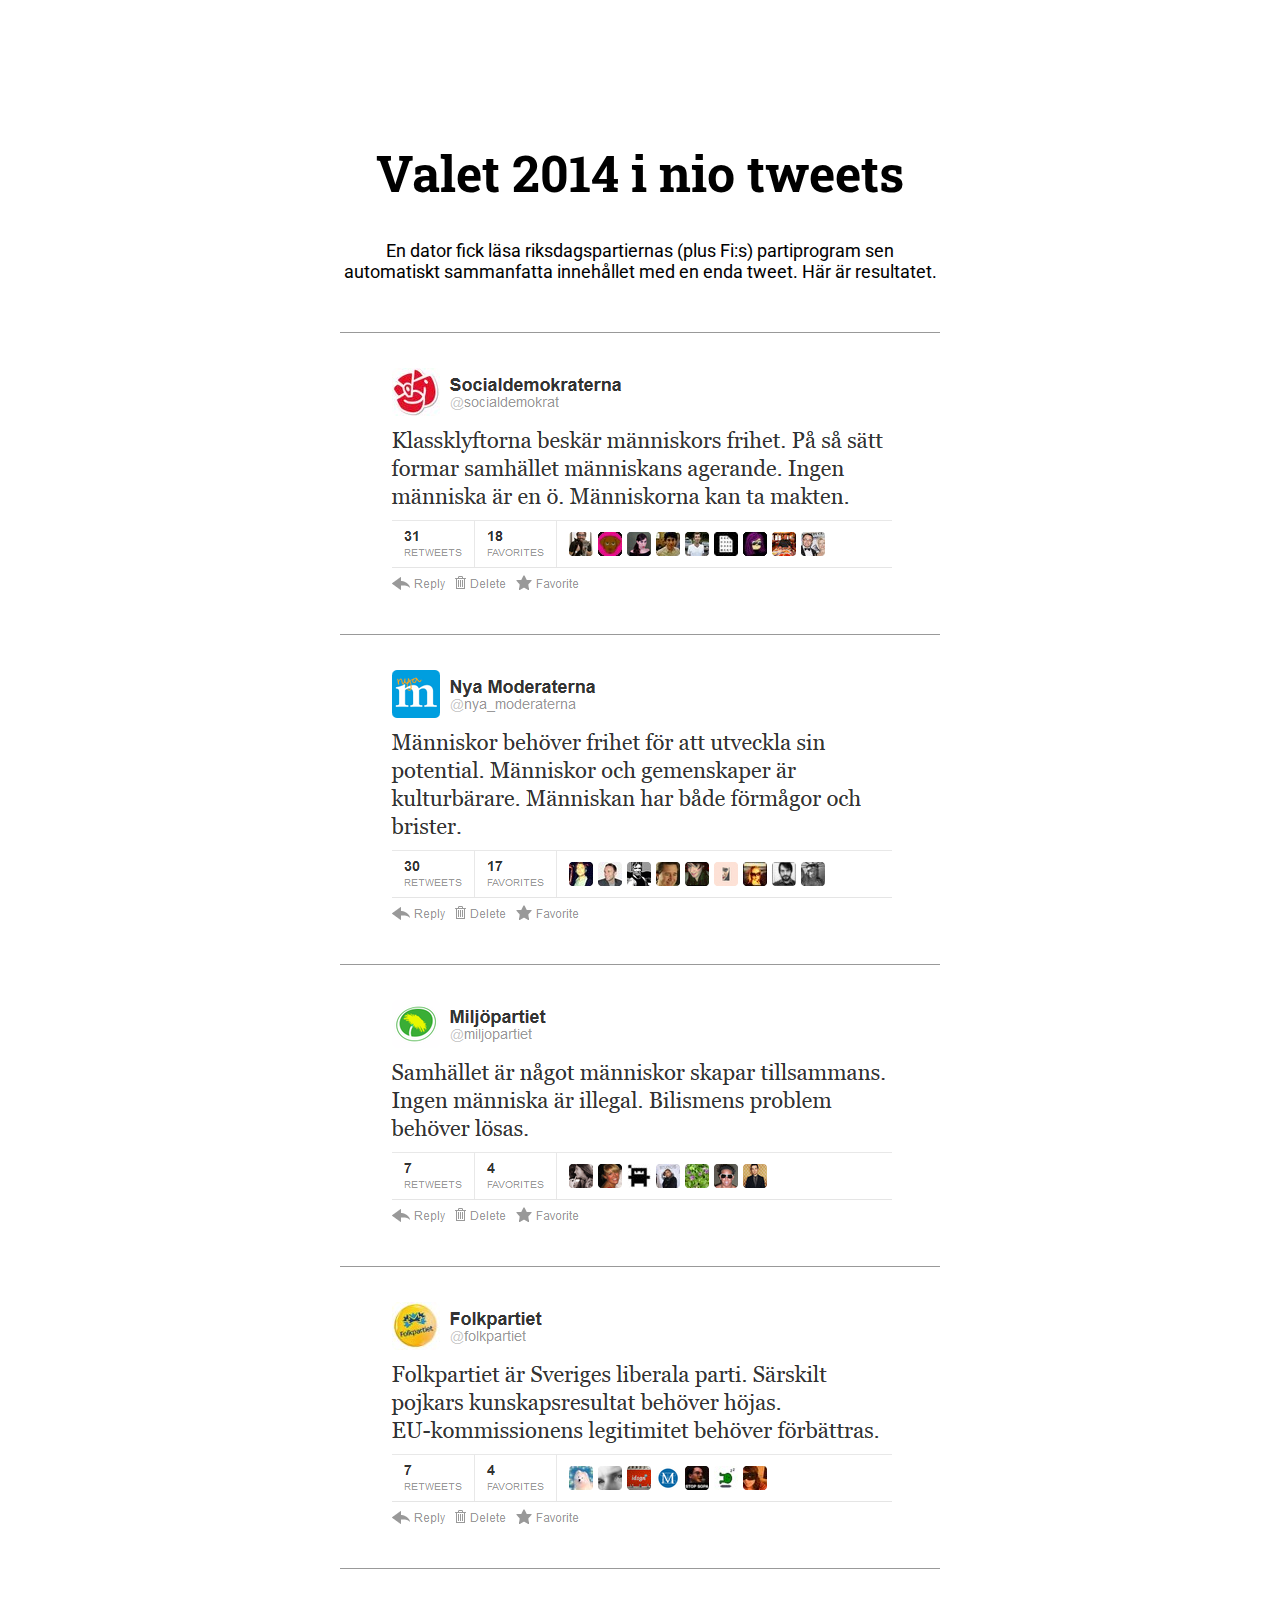
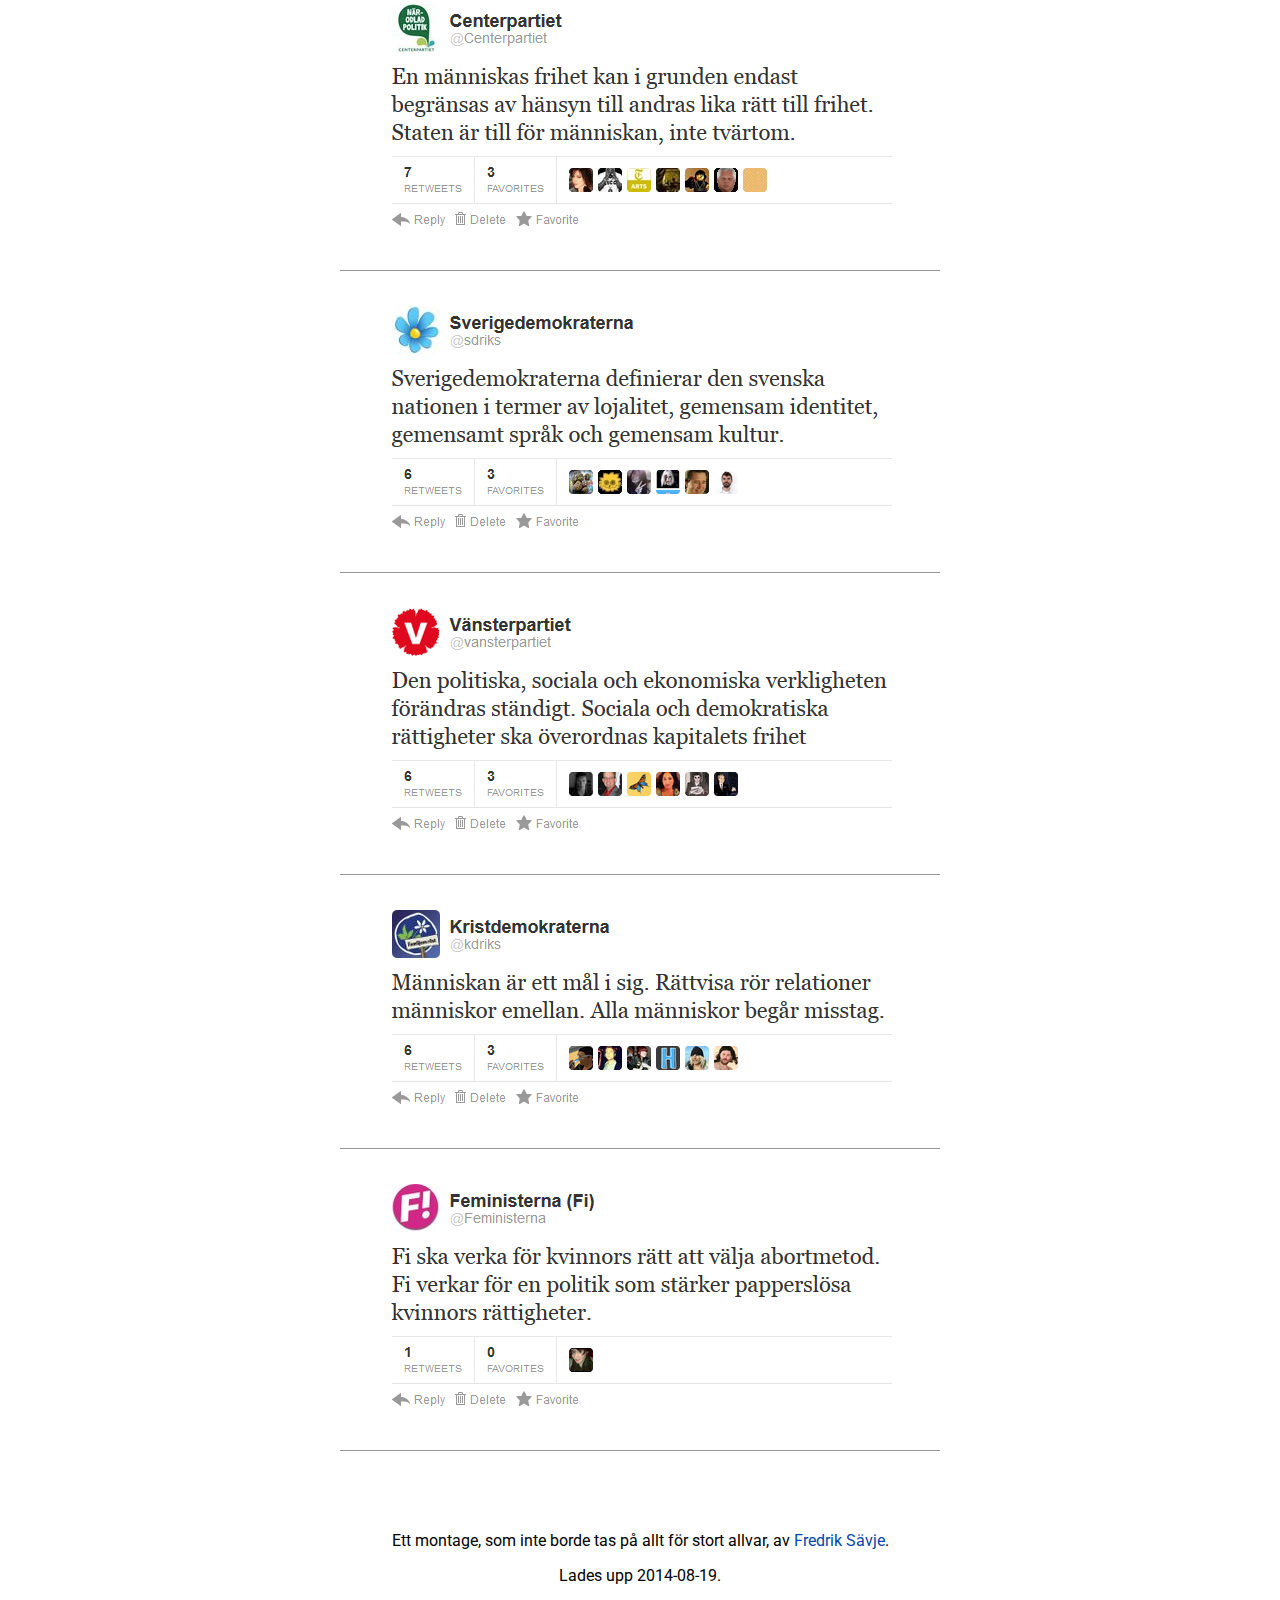
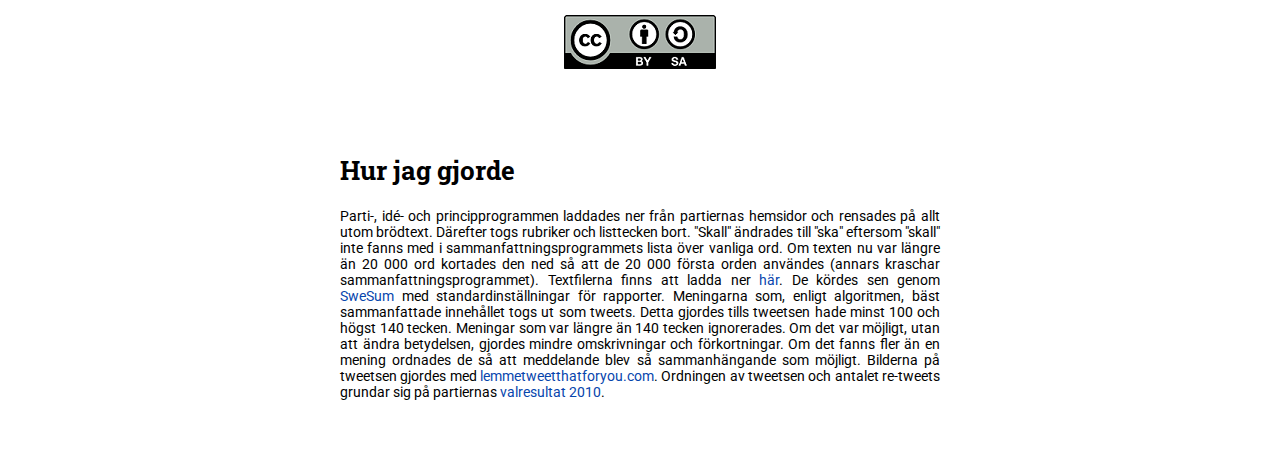
<file: svpolmontage/index.htm>
<!DOCTYPE html PUBLIC "-//W3C//DTD XHTML 1.0 Strict//EN" "http://www.w3.org/TR/xhtml1/DTD/xhtml1-strict.dtd">

<html xmlns="http://www.w3.org/1999/xhtml">

<head>
	<link href='http://fonts.googleapis.com/css?family=Roboto+Slab:700' rel='stylesheet' type='text/css'>
	<link href='http://fonts.googleapis.com/css?family=Roboto' rel='stylesheet' type='text/css'>
	
	<link rel="stylesheet" type="text/css" href="style.css"/>
	<link rel="shortcut icon" href="favicon.ico"/>
	<title>Valet 2014 i nio tweets</title>
	
	<script>
		(function(i,s,o,g,r,a,m){i['GoogleAnalyticsObject']=r;i[r]=i[r]||function(){
		(i[r].q=i[r].q||[]).push(arguments)},i[r].l=1*new Date();a=s.createElement(o),
		m=s.getElementsByTagName(o)[0];a.async=1;a.src=g;m.parentNode.insertBefore(a,m)
		})(window,document,'script','//www.google-analytics.com/analytics.js','ga');

		ga('create', 'UA-42500219-1', 'fredriksavje.com');
		ga('send', 'pageview');
	</script>
</head>

<body>

<div id="main">

<h1>Valet 2014 i nio tweets</h1>

<p>En dator fick l&auml;sa riksdagspartiernas (plus Fi:s) partiprogram sen automatiskt sammanfatta inneh&aring;llet med en enda tweet. H&auml;r &auml;r resultatet.</p>

<ul>
	<li id="firstli"><img src="socialdemokrat.png" alt="@socialdemokrat : Klassklyftorna besk&auml;r m&auml;nniskors frihet. P&aring; s&aring; s&auml;tt formar samh&auml;llet m&auml;nniskans agerande. Ingen m&auml;nniska &auml;r en &ouml;. M&auml;nniskorna kan ta makten."></li>

	<li><img src="nya_moderaterna.png" alt="@nya_moderaterna: M&auml;nniskor beh&ouml;ver frihet f&ouml;r att utveckla sin potential. M&auml;nniskor och gemenskaper &auml;r kulturb&auml;rare. M&auml;nniskan har b&aring;de f&ouml;rm&aring;gor och brister."></li>

	<li><img src="miljopartiet.png" alt="@miljopartiet: Samh&auml;llet &auml;r n&aring;got m&auml;nniskor skapar tillsammans. Ingen m&auml;nniska &auml;r illegal. Bilismens problem beh&ouml;ver l&ouml;sas."></li>

	<li><img src="folkpartiet.png" alt="@folkpartiet: Folkpartiet &auml;r Sveriges liberala parti. S&auml;rskilt pojkars kunskapsresultat beh&ouml;ver h&ouml;jas. EU-kommissionens legitimitet beh&ouml;ver f&ouml;rb&auml;ttras."></li>

	<li><img src="Centerpartiet.png" alt="@Centerpartiet: En m&auml;nniskas frihet kan i grunden endast begr&auml;nsas av h&auml;nsyn till andras lika r&auml;tt till frihet. Staten &auml;r till f&ouml;r m&auml;nniskan, inte tv&auml;rtom."></li>

	<li><img src="sdriks.png" alt="@sdriks: Sverigedemokraterna definierar den svenska nationen i termer av lojalitet, gemensam identitet, gemensamt spr&aring;k och gemensam kultur."></li>

	<li><img src="vansterpartiet.png" alt="@vansterpartiet: Den politiska, sociala och ekonomiska verkligheten f&ouml;r&auml;ndras st&auml;ndigt. Sociala och demokratiska r&auml;ttigheter ska &ouml;verordnas kapitalets frihet"></li>

	<li><img src="kdriks.png" alt="@kdriks: M&auml;nniskan &auml;r ett m&aring;l i sig. R&auml;ttvisa r&ouml;r relationer m&auml;nniskor emellan. Alla m&auml;nniskor beg&aring;r misstag."></li>

	<li><img src="Feministerna.png" alt="@Feministerna: Fi ska verka f&ouml;r kvinnors r&auml;tt att v&auml;lja abortmetod. Fi verkar f&ouml;r en politik som st&auml;rker pappersl&ouml;sa kvinnors r&auml;ttigheter."></li>
</ul>

<div id="cred">
	<p>Ett montage, som inte borde tas p&aring; allt f&ouml;r stort allvar, av <a href="http://fredriksavje.com">Fredrik S&auml;vje</a>.</p>
	<p>Lades upp 2014-08-19.</p>
</div>

<div id="license">
	<a href="http://creativecommons.org/licenses/by-sa/4.0/"><img alt="Creative Commons-licens" src="by-sa.png" /></a>
</div>

<h2>Hur jag gjorde</h2>
<p id="beskrivning">Parti-, id&eacute;- och principprogrammen laddades ner fr&aring;n partiernas hemsidor och rensades p&aring; allt utom br&ouml;dtext. D&auml;refter togs rubriker och listtecken bort. "Skall" &auml;ndrades till "ska" eftersom "skall" inte fanns med i sammanfattningsprogrammets lista &ouml;ver vanliga ord. Om texten nu var l&auml;ngre &auml;n 20 000 ord kortades den ned s&aring; att de 20 000 f&ouml;rsta orden anv&auml;ndes (annars kraschar sammanfattningsprogrammet). Textfilerna finns att ladda ner <a href="http://fredriksavje.com/svpolmontage/partiprogram.zip">h&auml;r</a>. De k&ouml;rdes sen genom <a href="http://swesum.nada.kth.se">SweSum</a> med standardinst&auml;llningar f&ouml;r rapporter. Meningarna som, enligt algoritmen, b&auml;st sammanfattade inneh&aring;llet togs ut som tweets. Detta gjordes tills tweetsen hade minst 100 och h&ouml;gst 140 tecken. Meningar som var l&auml;ngre &auml;n 140 tecken ignorerades. Om det var m&ouml;jligt, utan att &auml;ndra betydelsen, gjordes mindre omskrivningar och f&ouml;rkortningar. Om det fanns fler &auml;n en mening ordnades de s&aring; att meddelande blev s&aring; sammanh&auml;ngande som m&ouml;jligt. Bilderna p&aring; tweetsen gjordes med <a href="http://lemmetweetthatforyou.com">lemmetweetthatforyou.com</a>. Ordningen av tweetsen och antalet re-tweets grundar sig p&aring; partiernas <a href="http://www.val.se/val/val2010/slutresultat/R/rike/">valresultat 2010</a>.</p>

</div>

</body>
</html>
</file>
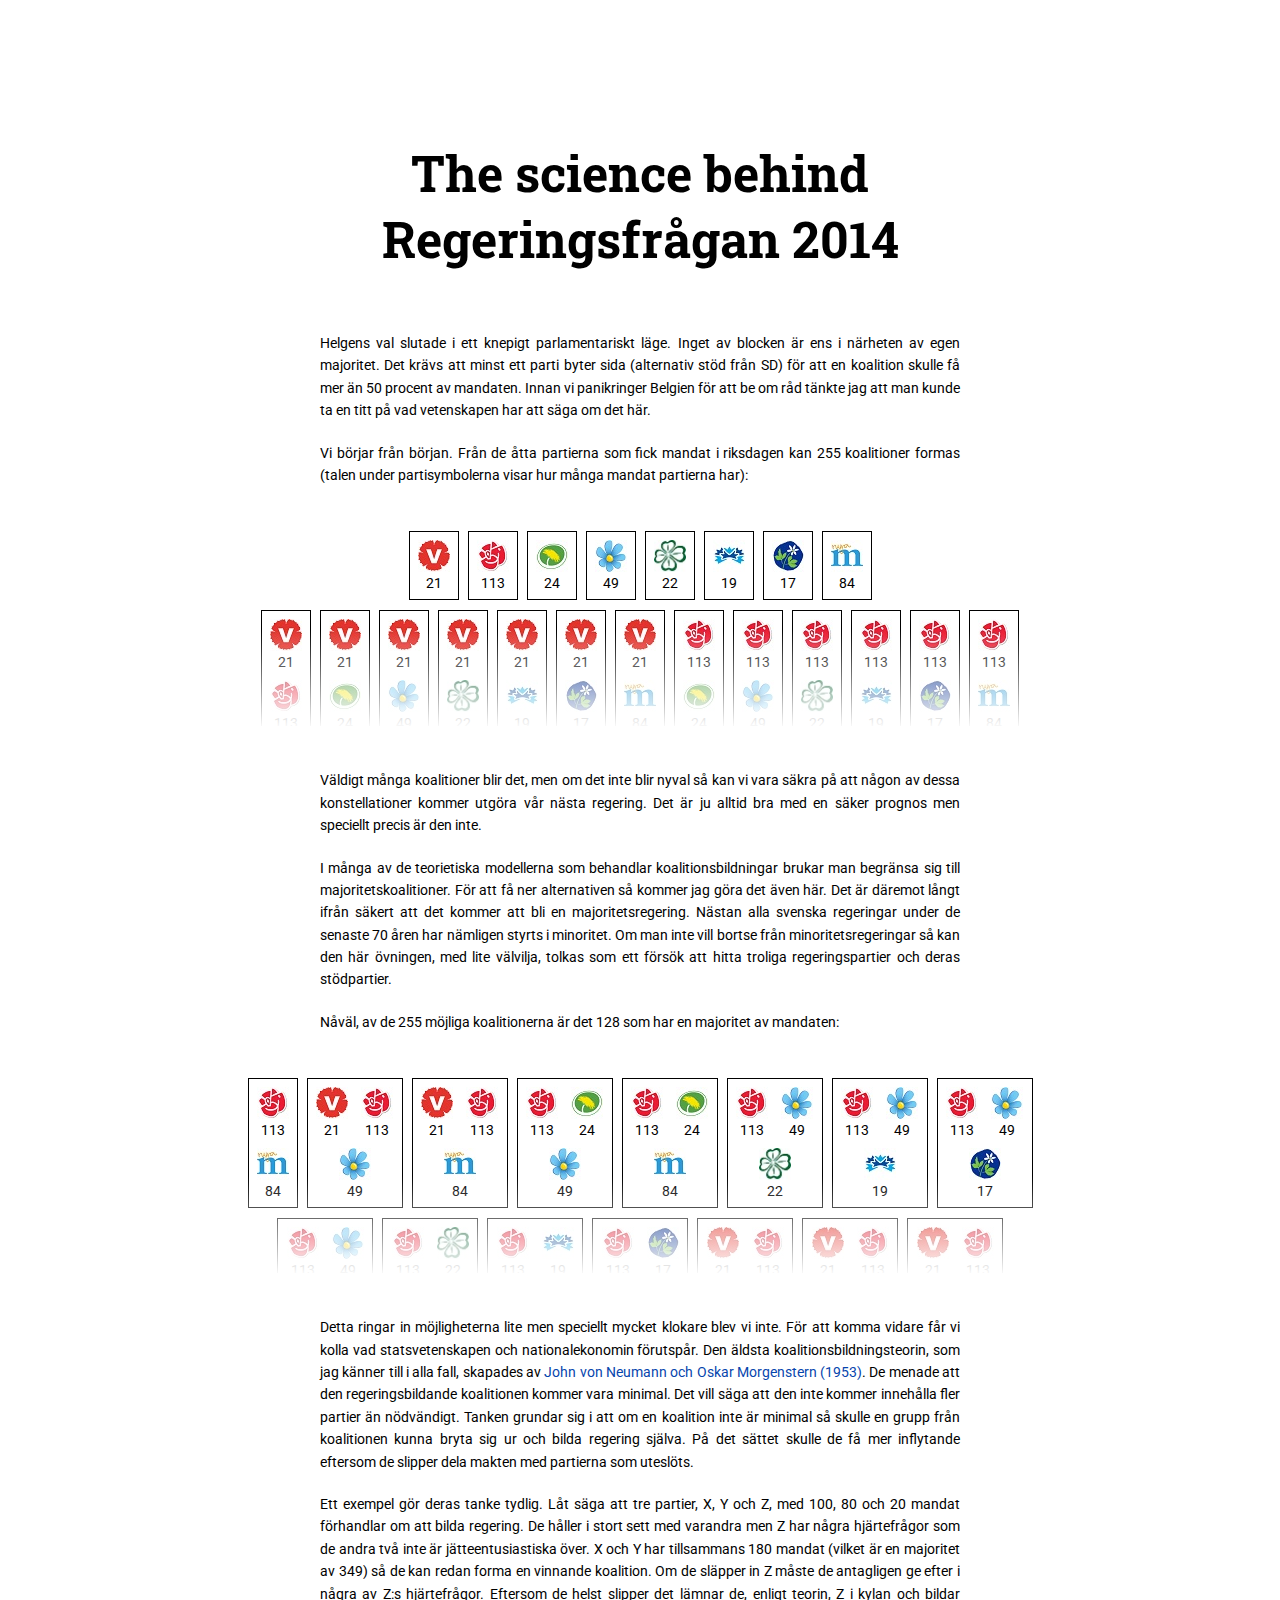
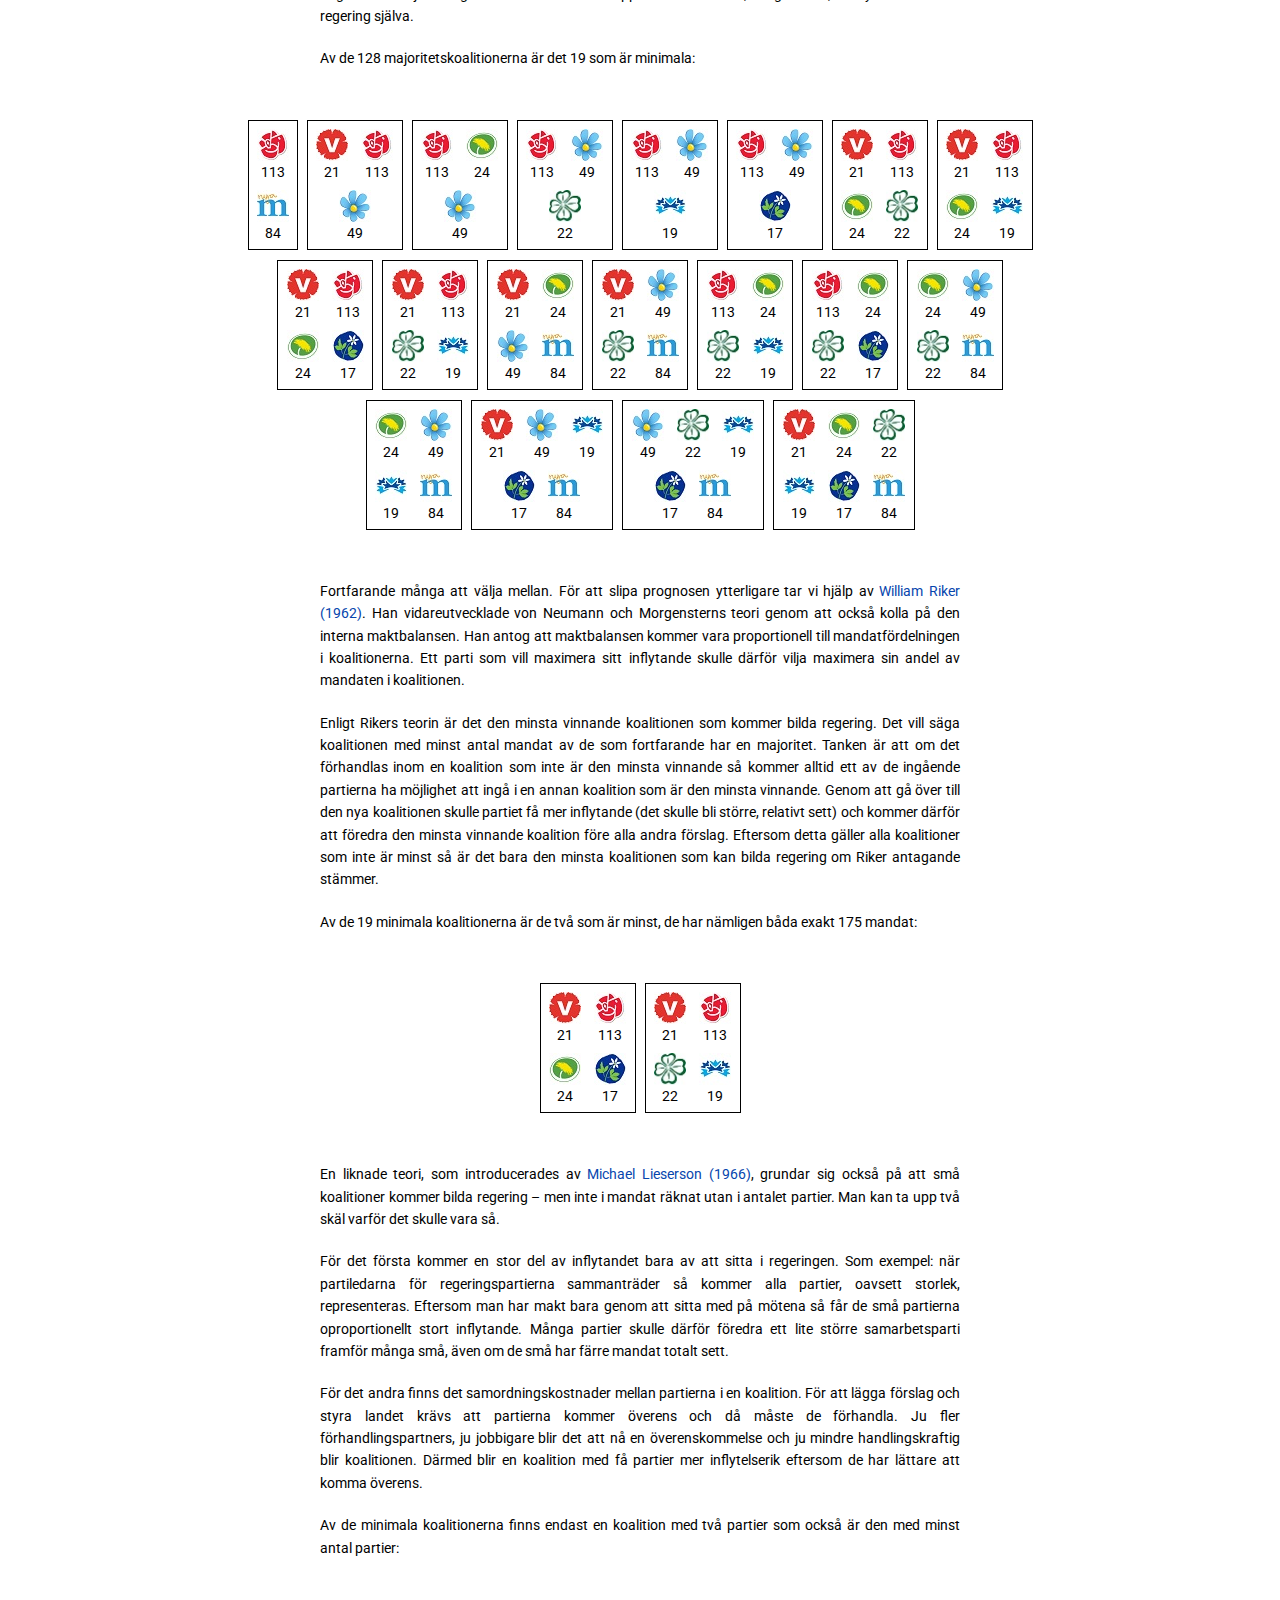
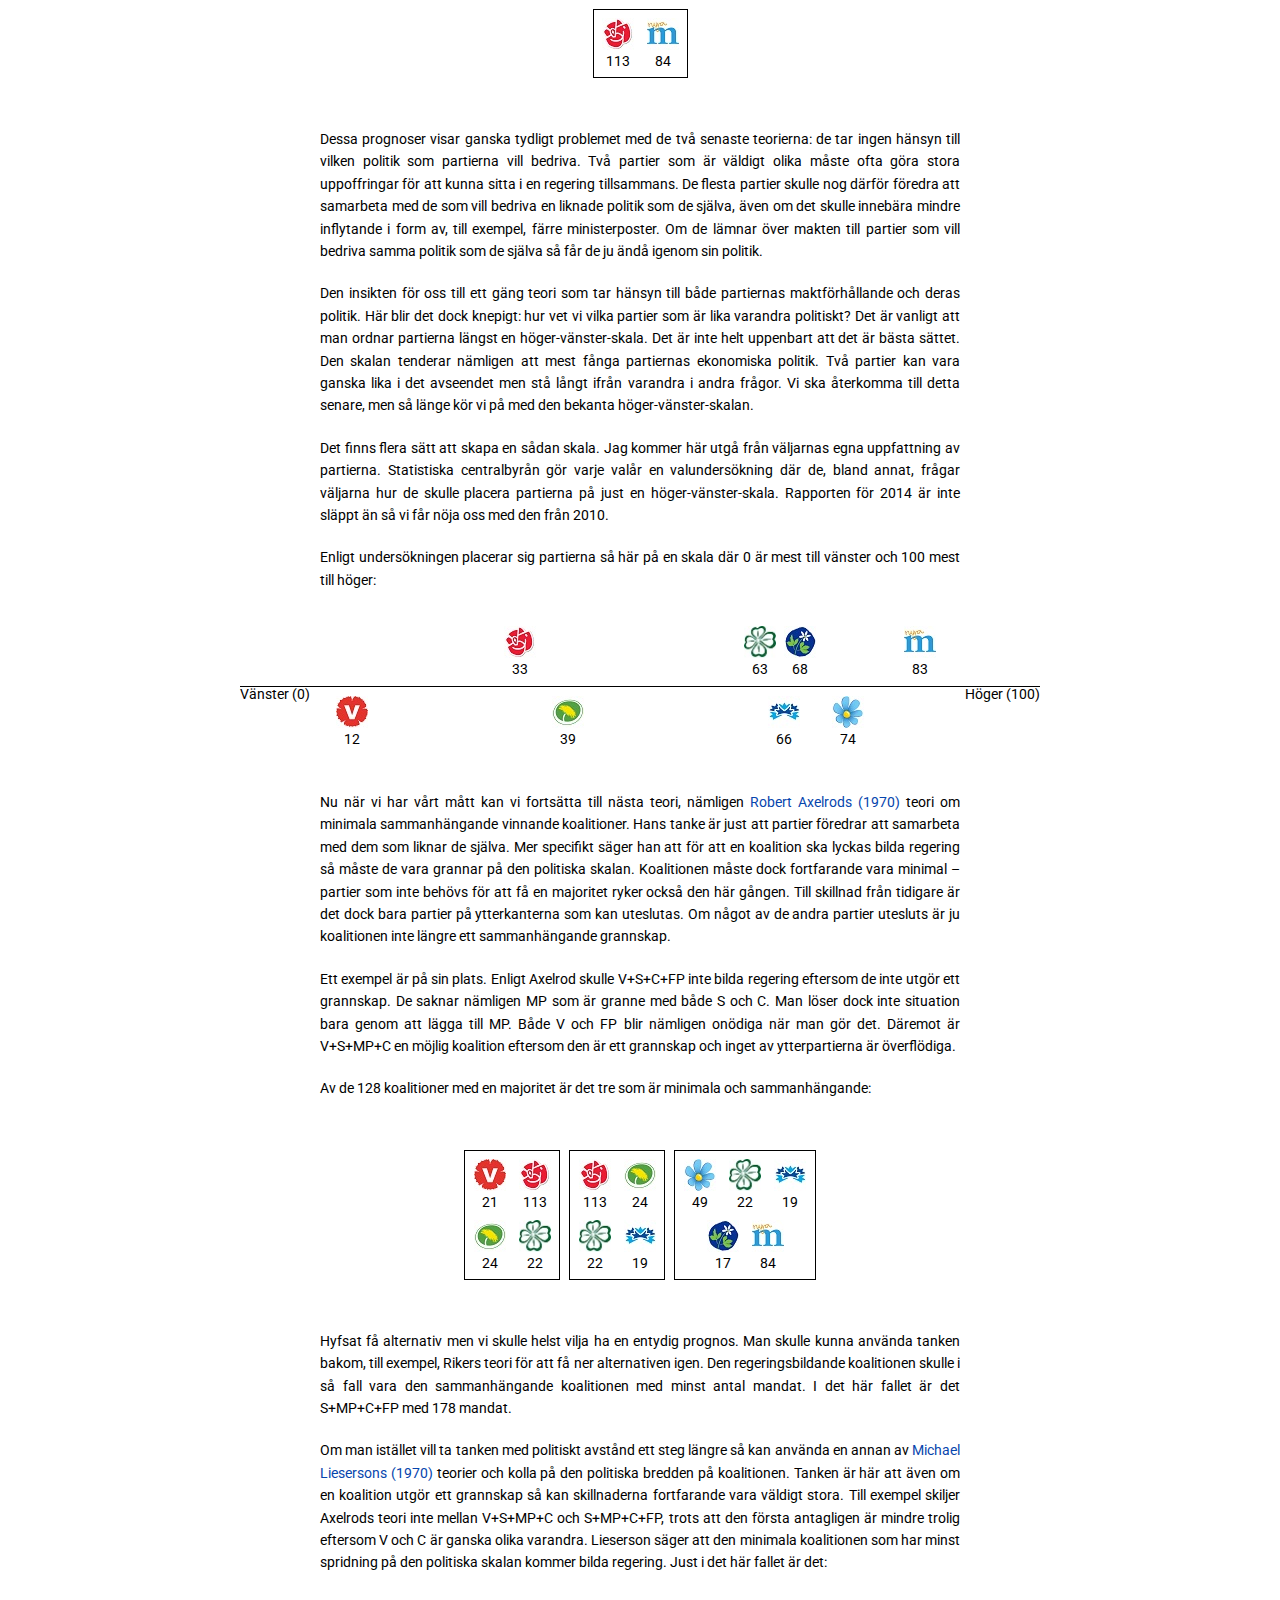
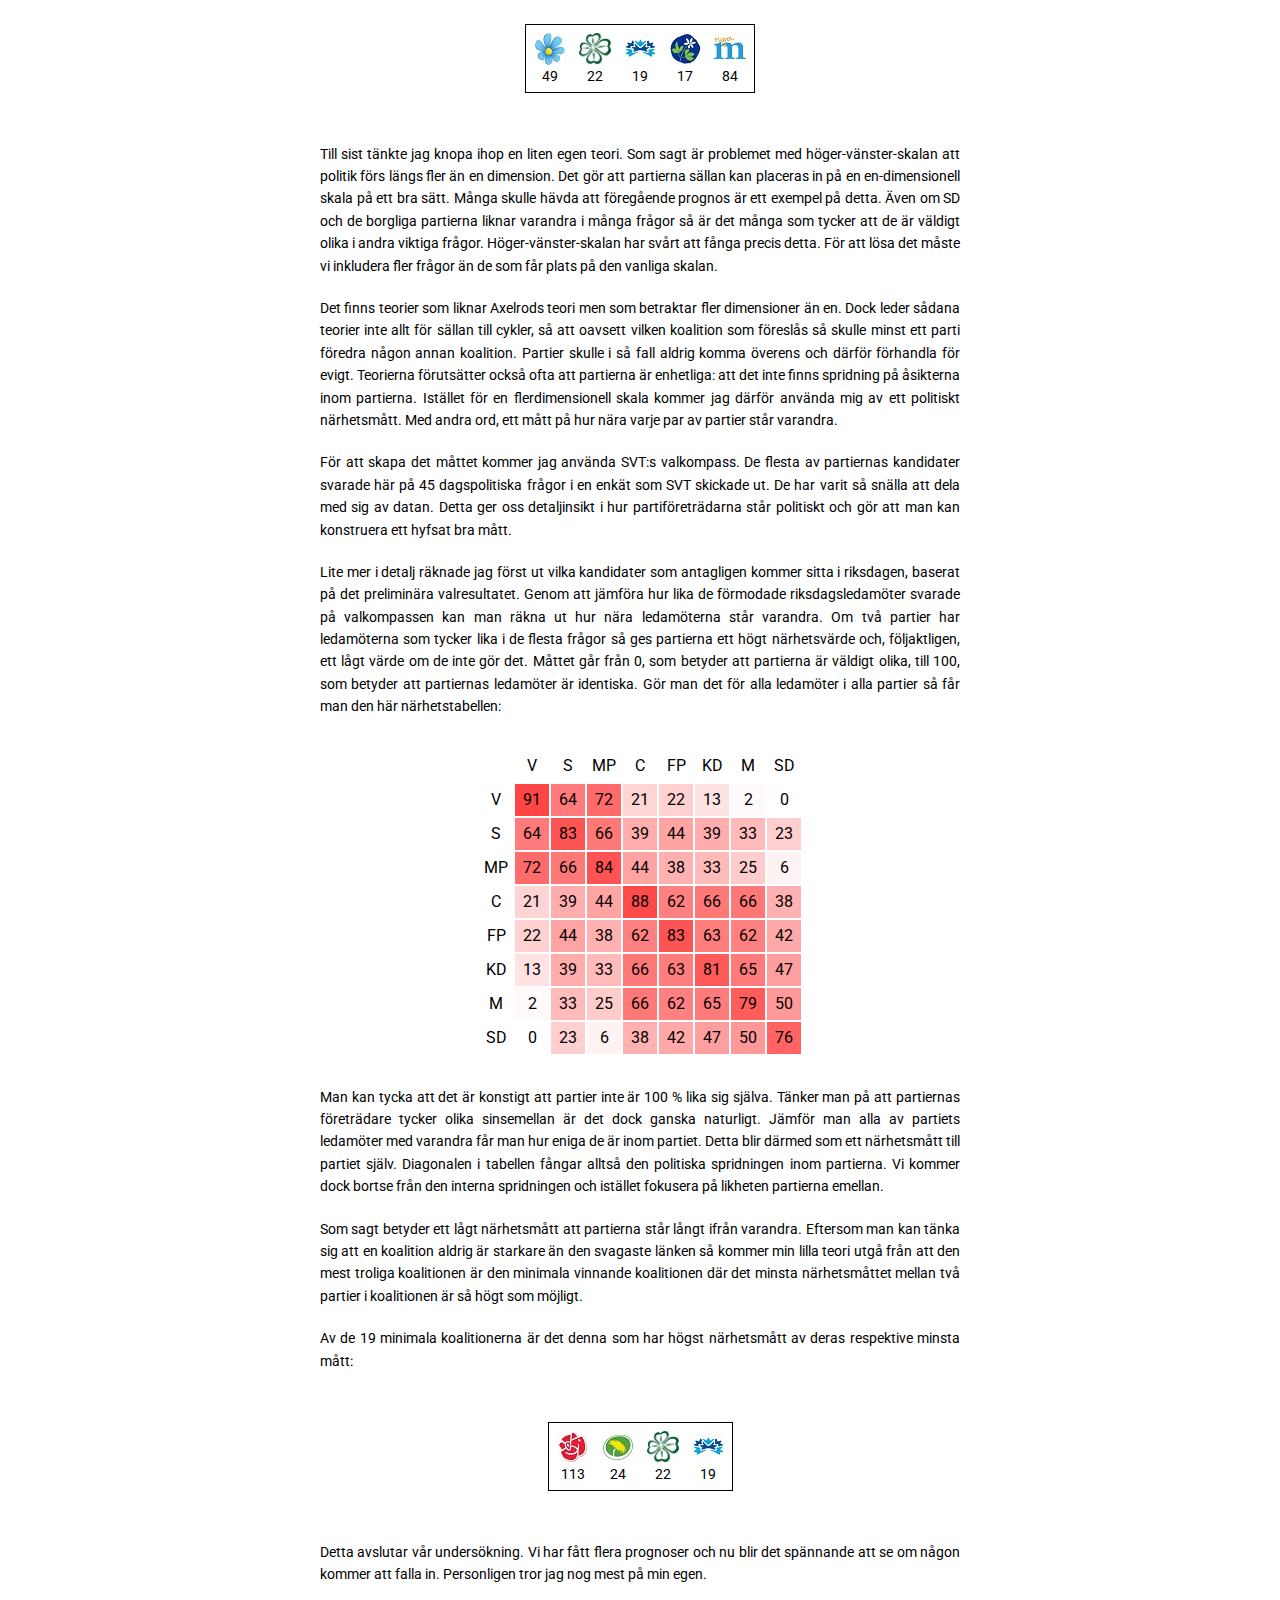
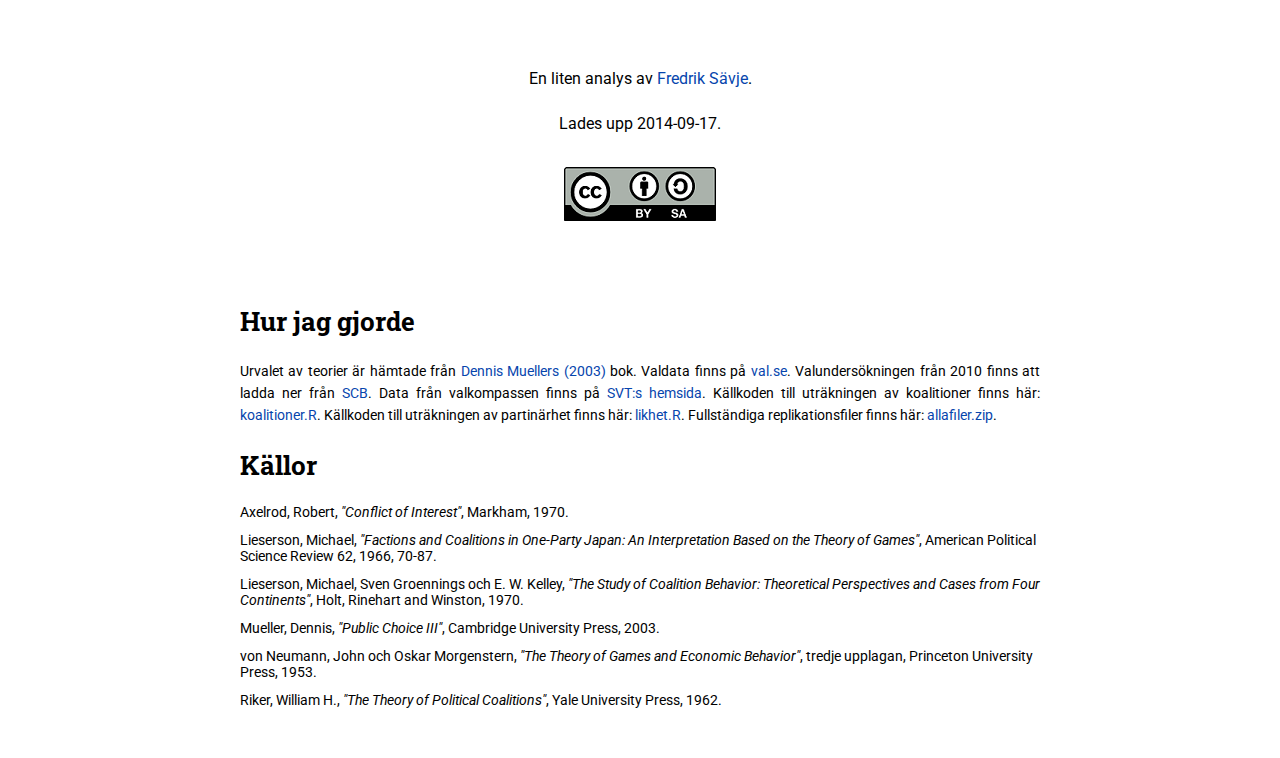
<file: regeringsfragan/gamla/index.htm>
<?xml version="1.0" encoding="UTF-8"?>
<!DOCTYPE html PUBLIC "-//W3C//DTD XHTML 1.0 Strict//EN" "http://www.w3.org/TR/xhtml1/DTD/xhtml1-strict.dtd">

<html xmlns="http://www.w3.org/1999/xhtml">
<html xmlns="http://www.w3.org/1999/xhtml" xml:lang="sv">

<head>
	<meta http-equiv="content-type" content="application/xhtml+xml; charset=UTF-8" />
	<meta property="og:image" content="allapartier.jpg" />
	<link href='http://fonts.googleapis.com/css?family=Roboto+Slab:700' rel='stylesheet' type='text/css'>
	<link href='http://fonts.googleapis.com/css?family=Roboto' rel='stylesheet' type='text/css'>
	
	<link rel="stylesheet" type="text/css" href="style.css"/>
	<link rel="shortcut icon" href="favicon.ico"/>
	<title>The science behind regeringsfrågan 2014</title>
	
	<script>
		(function(i,s,o,g,r,a,m){i['GoogleAnalyticsObject']=r;i[r]=i[r]||function(){
		(i[r].q=i[r].q||[]).push(arguments)},i[r].l=1*new Date();a=s.createElement(o),
		m=s.getElementsByTagName(o)[0];a.async=1;a.src=g;m.parentNode.insertBefore(a,m)
		})(window,document,'script','//www.google-analytics.com/analytics.js','ga');

		ga('create', 'UA-42500219-1', 'fredriksavje.com');
		ga('send', 'pageview');
	</script>
</head>

<body>

<div id="main">

<h1>The science behind<br />Regeringsfrågan 2014</h1>

<p>Helgens val slutade i ett knepigt parlamentariskt läge. Inget av blocken är ens i närheten av egen majoritet. Det krävs att minst ett parti byter sida (alternativ stöd från SD) för att en koalition skulle få mer än 50 procent av mandaten. Innan vi panikringer Belgien för att be om råd tänkte jag att man kunde ta en titt på vad vetenskapen har att säga om det här.</p>

<p>Vi börjar från början. Från de åtta partierna som fick mandat i riksdagen kan 255 koalitioner formas (talen under partisymbolerna visar hur många mandat partierna har):</p>

<div class="exp" id="expalla">
<div class="kmangd" id="alla">
<ul class="k1"><li><img src="V.jpg" />21</li></ul>
<ul class="k1"><li><img src="S.jpg" />113</li></ul>
<ul class="k1"><li><img src="MP.jpg" />24</li></ul>
<ul class="k1"><li><img src="SD.jpg" />49</li></ul>
<ul class="k1"><li><img src="C.jpg" />22</li></ul>
<ul class="k1"><li><img src="FP.jpg" />19</li></ul>
<ul class="k1"><li><img src="KD.jpg" />17</li></ul>
<ul class="k1"><li><img src="M.jpg" />84</li></ul><br />
<ul class="k2"><li><img src="V.jpg" />21</li> <li><img src="S.jpg" />113</li></ul>
<ul class="k2"><li><img src="V.jpg" />21</li> <li><img src="MP.jpg" />24</li></ul>
<ul class="k2"><li><img src="V.jpg" />21</li> <li><img src="SD.jpg" />49</li></ul>
<ul class="k2"><li><img src="V.jpg" />21</li> <li><img src="C.jpg" />22</li></ul>
<ul class="k2"><li><img src="V.jpg" />21</li> <li><img src="FP.jpg" />19</li></ul>
<ul class="k2"><li><img src="V.jpg" />21</li> <li><img src="KD.jpg" />17</li></ul>
<ul class="k2"><li><img src="V.jpg" />21</li> <li><img src="M.jpg" />84</li></ul>
<ul class="k2"><li><img src="S.jpg" />113</li> <li><img src="MP.jpg" />24</li></ul>
<ul class="k2"><li><img src="S.jpg" />113</li> <li><img src="SD.jpg" />49</li></ul>
<ul class="k2"><li><img src="S.jpg" />113</li> <li><img src="C.jpg" />22</li></ul>
<ul class="k2"><li><img src="S.jpg" />113</li> <li><img src="FP.jpg" />19</li></ul>
<ul class="k2"><li><img src="S.jpg" />113</li> <li><img src="KD.jpg" />17</li></ul>
<ul class="k2"><li><img src="S.jpg" />113</li> <li><img src="M.jpg" />84</li></ul>
<ul class="k2"><li><img src="MP.jpg" />24</li> <li><img src="SD.jpg" />49</li></ul>
<ul class="k2"><li><img src="MP.jpg" />24</li> <li><img src="C.jpg" />22</li></ul>
<ul class="k2"><li><img src="MP.jpg" />24</li> <li><img src="FP.jpg" />19</li></ul>
<ul class="k2"><li><img src="MP.jpg" />24</li> <li><img src="KD.jpg" />17</li></ul>
<ul class="k2"><li><img src="MP.jpg" />24</li> <li><img src="M.jpg" />84</li></ul>
<ul class="k2"><li><img src="SD.jpg" />49</li> <li><img src="C.jpg" />22</li></ul>
<ul class="k2"><li><img src="SD.jpg" />49</li> <li><img src="FP.jpg" />19</li></ul>
<ul class="k2"><li><img src="SD.jpg" />49</li> <li><img src="KD.jpg" />17</li></ul>
<ul class="k2"><li><img src="SD.jpg" />49</li> <li><img src="M.jpg" />84</li></ul>
<ul class="k2"><li><img src="C.jpg" />22</li> <li><img src="FP.jpg" />19</li></ul>
<ul class="k2"><li><img src="C.jpg" />22</li> <li><img src="KD.jpg" />17</li></ul>
<ul class="k2"><li><img src="C.jpg" />22</li> <li><img src="M.jpg" />84</li></ul>
<ul class="k2"><li><img src="FP.jpg" />19</li> <li><img src="KD.jpg" />17</li></ul>
<ul class="k2"><li><img src="FP.jpg" />19</li> <li><img src="M.jpg" />84</li></ul>
<ul class="k2"><li><img src="KD.jpg" />17</li> <li><img src="M.jpg" />84</li></ul>
<ul class="k3"><li><img src="V.jpg" />21</li> <li><img src="S.jpg" />113</li> <li><img src="MP.jpg" />24</li></ul>
<ul class="k3"><li><img src="V.jpg" />21</li> <li><img src="S.jpg" />113</li> <li><img src="SD.jpg" />49</li></ul>
<ul class="k3"><li><img src="V.jpg" />21</li> <li><img src="S.jpg" />113</li> <li><img src="C.jpg" />22</li></ul>
<ul class="k3"><li><img src="V.jpg" />21</li> <li><img src="S.jpg" />113</li> <li><img src="FP.jpg" />19</li></ul>
<ul class="k3"><li><img src="V.jpg" />21</li> <li><img src="S.jpg" />113</li> <li><img src="KD.jpg" />17</li></ul>
<ul class="k3"><li><img src="V.jpg" />21</li> <li><img src="S.jpg" />113</li> <li><img src="M.jpg" />84</li></ul>
<ul class="k3"><li><img src="V.jpg" />21</li> <li><img src="MP.jpg" />24</li> <li><img src="SD.jpg" />49</li></ul>
<ul class="k3"><li><img src="V.jpg" />21</li> <li><img src="MP.jpg" />24</li> <li><img src="C.jpg" />22</li></ul>
<ul class="k3"><li><img src="V.jpg" />21</li> <li><img src="MP.jpg" />24</li> <li><img src="FP.jpg" />19</li></ul>
<ul class="k3"><li><img src="V.jpg" />21</li> <li><img src="MP.jpg" />24</li> <li><img src="KD.jpg" />17</li></ul>
<ul class="k3"><li><img src="V.jpg" />21</li> <li><img src="MP.jpg" />24</li> <li><img src="M.jpg" />84</li></ul>
<ul class="k3"><li><img src="V.jpg" />21</li> <li><img src="SD.jpg" />49</li> <li><img src="C.jpg" />22</li></ul>
<ul class="k3"><li><img src="V.jpg" />21</li> <li><img src="SD.jpg" />49</li> <li><img src="FP.jpg" />19</li></ul>
<ul class="k3"><li><img src="V.jpg" />21</li> <li><img src="SD.jpg" />49</li> <li><img src="KD.jpg" />17</li></ul>
<ul class="k3"><li><img src="V.jpg" />21</li> <li><img src="SD.jpg" />49</li> <li><img src="M.jpg" />84</li></ul>
<ul class="k3"><li><img src="V.jpg" />21</li> <li><img src="C.jpg" />22</li> <li><img src="FP.jpg" />19</li></ul>
<ul class="k3"><li><img src="V.jpg" />21</li> <li><img src="C.jpg" />22</li> <li><img src="KD.jpg" />17</li></ul>
<ul class="k3"><li><img src="V.jpg" />21</li> <li><img src="C.jpg" />22</li> <li><img src="M.jpg" />84</li></ul>
<ul class="k3"><li><img src="V.jpg" />21</li> <li><img src="FP.jpg" />19</li> <li><img src="KD.jpg" />17</li></ul>
<ul class="k3"><li><img src="V.jpg" />21</li> <li><img src="FP.jpg" />19</li> <li><img src="M.jpg" />84</li></ul>
<ul class="k3"><li><img src="V.jpg" />21</li> <li><img src="KD.jpg" />17</li> <li><img src="M.jpg" />84</li></ul>
<ul class="k3"><li><img src="S.jpg" />113</li> <li><img src="MP.jpg" />24</li> <li><img src="SD.jpg" />49</li></ul>
<ul class="k3"><li><img src="S.jpg" />113</li> <li><img src="MP.jpg" />24</li> <li><img src="C.jpg" />22</li></ul>
<ul class="k3"><li><img src="S.jpg" />113</li> <li><img src="MP.jpg" />24</li> <li><img src="FP.jpg" />19</li></ul>
<ul class="k3"><li><img src="S.jpg" />113</li> <li><img src="MP.jpg" />24</li> <li><img src="KD.jpg" />17</li></ul>
<ul class="k3"><li><img src="S.jpg" />113</li> <li><img src="MP.jpg" />24</li> <li><img src="M.jpg" />84</li></ul>
<ul class="k3"><li><img src="S.jpg" />113</li> <li><img src="SD.jpg" />49</li> <li><img src="C.jpg" />22</li></ul>
<ul class="k3"><li><img src="S.jpg" />113</li> <li><img src="SD.jpg" />49</li> <li><img src="FP.jpg" />19</li></ul>
<ul class="k3"><li><img src="S.jpg" />113</li> <li><img src="SD.jpg" />49</li> <li><img src="KD.jpg" />17</li></ul>
<ul class="k3"><li><img src="S.jpg" />113</li> <li><img src="SD.jpg" />49</li> <li><img src="M.jpg" />84</li></ul>
<ul class="k3"><li><img src="S.jpg" />113</li> <li><img src="C.jpg" />22</li> <li><img src="FP.jpg" />19</li></ul>
<ul class="k3"><li><img src="S.jpg" />113</li> <li><img src="C.jpg" />22</li> <li><img src="KD.jpg" />17</li></ul>
<ul class="k3"><li><img src="S.jpg" />113</li> <li><img src="C.jpg" />22</li> <li><img src="M.jpg" />84</li></ul>
<ul class="k3"><li><img src="S.jpg" />113</li> <li><img src="FP.jpg" />19</li> <li><img src="KD.jpg" />17</li></ul>
<ul class="k3"><li><img src="S.jpg" />113</li> <li><img src="FP.jpg" />19</li> <li><img src="M.jpg" />84</li></ul>
<ul class="k3"><li><img src="S.jpg" />113</li> <li><img src="KD.jpg" />17</li> <li><img src="M.jpg" />84</li></ul>
<ul class="k3"><li><img src="MP.jpg" />24</li> <li><img src="SD.jpg" />49</li> <li><img src="C.jpg" />22</li></ul>
<ul class="k3"><li><img src="MP.jpg" />24</li> <li><img src="SD.jpg" />49</li> <li><img src="FP.jpg" />19</li></ul>
<ul class="k3"><li><img src="MP.jpg" />24</li> <li><img src="SD.jpg" />49</li> <li><img src="KD.jpg" />17</li></ul>
<ul class="k3"><li><img src="MP.jpg" />24</li> <li><img src="SD.jpg" />49</li> <li><img src="M.jpg" />84</li></ul>
<ul class="k3"><li><img src="MP.jpg" />24</li> <li><img src="C.jpg" />22</li> <li><img src="FP.jpg" />19</li></ul>
<ul class="k3"><li><img src="MP.jpg" />24</li> <li><img src="C.jpg" />22</li> <li><img src="KD.jpg" />17</li></ul>
<ul class="k3"><li><img src="MP.jpg" />24</li> <li><img src="C.jpg" />22</li> <li><img src="M.jpg" />84</li></ul>
<ul class="k3"><li><img src="MP.jpg" />24</li> <li><img src="FP.jpg" />19</li> <li><img src="KD.jpg" />17</li></ul>
<ul class="k3"><li><img src="MP.jpg" />24</li> <li><img src="FP.jpg" />19</li> <li><img src="M.jpg" />84</li></ul>
<ul class="k3"><li><img src="MP.jpg" />24</li> <li><img src="KD.jpg" />17</li> <li><img src="M.jpg" />84</li></ul>
<ul class="k3"><li><img src="SD.jpg" />49</li> <li><img src="C.jpg" />22</li> <li><img src="FP.jpg" />19</li></ul>
<ul class="k3"><li><img src="SD.jpg" />49</li> <li><img src="C.jpg" />22</li> <li><img src="KD.jpg" />17</li></ul>
<ul class="k3"><li><img src="SD.jpg" />49</li> <li><img src="C.jpg" />22</li> <li><img src="M.jpg" />84</li></ul>
<ul class="k3"><li><img src="SD.jpg" />49</li> <li><img src="FP.jpg" />19</li> <li><img src="KD.jpg" />17</li></ul>
<ul class="k3"><li><img src="SD.jpg" />49</li> <li><img src="FP.jpg" />19</li> <li><img src="M.jpg" />84</li></ul>
<ul class="k3"><li><img src="SD.jpg" />49</li> <li><img src="KD.jpg" />17</li> <li><img src="M.jpg" />84</li></ul>
<ul class="k3"><li><img src="C.jpg" />22</li> <li><img src="FP.jpg" />19</li> <li><img src="KD.jpg" />17</li></ul>
<ul class="k3"><li><img src="C.jpg" />22</li> <li><img src="FP.jpg" />19</li> <li><img src="M.jpg" />84</li></ul>
<ul class="k3"><li><img src="C.jpg" />22</li> <li><img src="KD.jpg" />17</li> <li><img src="M.jpg" />84</li></ul>
<ul class="k3"><li><img src="FP.jpg" />19</li> <li><img src="KD.jpg" />17</li> <li><img src="M.jpg" />84</li></ul>
<ul class="k4"><li><img src="V.jpg" />21</li> <li><img src="S.jpg" />113</li> <li><img src="MP.jpg" />24</li> <li><img src="SD.jpg" />49</li></ul>
<ul class="k4"><li><img src="V.jpg" />21</li> <li><img src="S.jpg" />113</li> <li><img src="MP.jpg" />24</li> <li><img src="C.jpg" />22</li></ul>
<ul class="k4"><li><img src="V.jpg" />21</li> <li><img src="S.jpg" />113</li> <li><img src="MP.jpg" />24</li> <li><img src="FP.jpg" />19</li></ul>
<ul class="k4"><li><img src="V.jpg" />21</li> <li><img src="S.jpg" />113</li> <li><img src="MP.jpg" />24</li> <li><img src="KD.jpg" />17</li></ul>
<ul class="k4"><li><img src="V.jpg" />21</li> <li><img src="S.jpg" />113</li> <li><img src="MP.jpg" />24</li> <li><img src="M.jpg" />84</li></ul>
<ul class="k4"><li><img src="V.jpg" />21</li> <li><img src="S.jpg" />113</li> <li><img src="SD.jpg" />49</li> <li><img src="C.jpg" />22</li></ul>
<ul class="k4"><li><img src="V.jpg" />21</li> <li><img src="S.jpg" />113</li> <li><img src="SD.jpg" />49</li> <li><img src="FP.jpg" />19</li></ul>
<ul class="k4"><li><img src="V.jpg" />21</li> <li><img src="S.jpg" />113</li> <li><img src="SD.jpg" />49</li> <li><img src="KD.jpg" />17</li></ul>
<ul class="k4"><li><img src="V.jpg" />21</li> <li><img src="S.jpg" />113</li> <li><img src="SD.jpg" />49</li> <li><img src="M.jpg" />84</li></ul>
<ul class="k4"><li><img src="V.jpg" />21</li> <li><img src="S.jpg" />113</li> <li><img src="C.jpg" />22</li> <li><img src="FP.jpg" />19</li></ul>
<ul class="k4"><li><img src="V.jpg" />21</li> <li><img src="S.jpg" />113</li> <li><img src="C.jpg" />22</li> <li><img src="KD.jpg" />17</li></ul>
<ul class="k4"><li><img src="V.jpg" />21</li> <li><img src="S.jpg" />113</li> <li><img src="C.jpg" />22</li> <li><img src="M.jpg" />84</li></ul>
<ul class="k4"><li><img src="V.jpg" />21</li> <li><img src="S.jpg" />113</li> <li><img src="FP.jpg" />19</li> <li><img src="KD.jpg" />17</li></ul>
<ul class="k4"><li><img src="V.jpg" />21</li> <li><img src="S.jpg" />113</li> <li><img src="FP.jpg" />19</li> <li><img src="M.jpg" />84</li></ul>
<ul class="k4"><li><img src="V.jpg" />21</li> <li><img src="S.jpg" />113</li> <li><img src="KD.jpg" />17</li> <li><img src="M.jpg" />84</li></ul>
<ul class="k4"><li><img src="V.jpg" />21</li> <li><img src="MP.jpg" />24</li> <li><img src="SD.jpg" />49</li> <li><img src="C.jpg" />22</li></ul>
<ul class="k4"><li><img src="V.jpg" />21</li> <li><img src="MP.jpg" />24</li> <li><img src="SD.jpg" />49</li> <li><img src="FP.jpg" />19</li></ul>
<ul class="k4"><li><img src="V.jpg" />21</li> <li><img src="MP.jpg" />24</li> <li><img src="SD.jpg" />49</li> <li><img src="KD.jpg" />17</li></ul>
<ul class="k4"><li><img src="V.jpg" />21</li> <li><img src="MP.jpg" />24</li> <li><img src="SD.jpg" />49</li> <li><img src="M.jpg" />84</li></ul>
<ul class="k4"><li><img src="V.jpg" />21</li> <li><img src="MP.jpg" />24</li> <li><img src="C.jpg" />22</li> <li><img src="FP.jpg" />19</li></ul>
<ul class="k4"><li><img src="V.jpg" />21</li> <li><img src="MP.jpg" />24</li> <li><img src="C.jpg" />22</li> <li><img src="KD.jpg" />17</li></ul>
<ul class="k4"><li><img src="V.jpg" />21</li> <li><img src="MP.jpg" />24</li> <li><img src="C.jpg" />22</li> <li><img src="M.jpg" />84</li></ul>
<ul class="k4"><li><img src="V.jpg" />21</li> <li><img src="MP.jpg" />24</li> <li><img src="FP.jpg" />19</li> <li><img src="KD.jpg" />17</li></ul>
<ul class="k4"><li><img src="V.jpg" />21</li> <li><img src="MP.jpg" />24</li> <li><img src="FP.jpg" />19</li> <li><img src="M.jpg" />84</li></ul>
<ul class="k4"><li><img src="V.jpg" />21</li> <li><img src="MP.jpg" />24</li> <li><img src="KD.jpg" />17</li> <li><img src="M.jpg" />84</li></ul>
<ul class="k4"><li><img src="V.jpg" />21</li> <li><img src="SD.jpg" />49</li> <li><img src="C.jpg" />22</li> <li><img src="FP.jpg" />19</li></ul>
<ul class="k4"><li><img src="V.jpg" />21</li> <li><img src="SD.jpg" />49</li> <li><img src="C.jpg" />22</li> <li><img src="KD.jpg" />17</li></ul>
<ul class="k4"><li><img src="V.jpg" />21</li> <li><img src="SD.jpg" />49</li> <li><img src="C.jpg" />22</li> <li><img src="M.jpg" />84</li></ul>
<ul class="k4"><li><img src="V.jpg" />21</li> <li><img src="SD.jpg" />49</li> <li><img src="FP.jpg" />19</li> <li><img src="KD.jpg" />17</li></ul>
<ul class="k4"><li><img src="V.jpg" />21</li> <li><img src="SD.jpg" />49</li> <li><img src="FP.jpg" />19</li> <li><img src="M.jpg" />84</li></ul>
<ul class="k4"><li><img src="V.jpg" />21</li> <li><img src="SD.jpg" />49</li> <li><img src="KD.jpg" />17</li> <li><img src="M.jpg" />84</li></ul>
<ul class="k4"><li><img src="V.jpg" />21</li> <li><img src="C.jpg" />22</li> <li><img src="FP.jpg" />19</li> <li><img src="KD.jpg" />17</li></ul>
<ul class="k4"><li><img src="V.jpg" />21</li> <li><img src="C.jpg" />22</li> <li><img src="FP.jpg" />19</li> <li><img src="M.jpg" />84</li></ul>
<ul class="k4"><li><img src="V.jpg" />21</li> <li><img src="C.jpg" />22</li> <li><img src="KD.jpg" />17</li> <li><img src="M.jpg" />84</li></ul>
<ul class="k4"><li><img src="V.jpg" />21</li> <li><img src="FP.jpg" />19</li> <li><img src="KD.jpg" />17</li> <li><img src="M.jpg" />84</li></ul>
<ul class="k4"><li><img src="S.jpg" />113</li> <li><img src="MP.jpg" />24</li> <li><img src="SD.jpg" />49</li> <li><img src="C.jpg" />22</li></ul>
<ul class="k4"><li><img src="S.jpg" />113</li> <li><img src="MP.jpg" />24</li> <li><img src="SD.jpg" />49</li> <li><img src="FP.jpg" />19</li></ul>
<ul class="k4"><li><img src="S.jpg" />113</li> <li><img src="MP.jpg" />24</li> <li><img src="SD.jpg" />49</li> <li><img src="KD.jpg" />17</li></ul>
<ul class="k4"><li><img src="S.jpg" />113</li> <li><img src="MP.jpg" />24</li> <li><img src="SD.jpg" />49</li> <li><img src="M.jpg" />84</li></ul>
<ul class="k4"><li><img src="S.jpg" />113</li> <li><img src="MP.jpg" />24</li> <li><img src="C.jpg" />22</li> <li><img src="FP.jpg" />19</li></ul>
<ul class="k4"><li><img src="S.jpg" />113</li> <li><img src="MP.jpg" />24</li> <li><img src="C.jpg" />22</li> <li><img src="KD.jpg" />17</li></ul>
<ul class="k4"><li><img src="S.jpg" />113</li> <li><img src="MP.jpg" />24</li> <li><img src="C.jpg" />22</li> <li><img src="M.jpg" />84</li></ul>
<ul class="k4"><li><img src="S.jpg" />113</li> <li><img src="MP.jpg" />24</li> <li><img src="FP.jpg" />19</li> <li><img src="KD.jpg" />17</li></ul>
<ul class="k4"><li><img src="S.jpg" />113</li> <li><img src="MP.jpg" />24</li> <li><img src="FP.jpg" />19</li> <li><img src="M.jpg" />84</li></ul>
<ul class="k4"><li><img src="S.jpg" />113</li> <li><img src="MP.jpg" />24</li> <li><img src="KD.jpg" />17</li> <li><img src="M.jpg" />84</li></ul>
<ul class="k4"><li><img src="S.jpg" />113</li> <li><img src="SD.jpg" />49</li> <li><img src="C.jpg" />22</li> <li><img src="FP.jpg" />19</li></ul>
<ul class="k4"><li><img src="S.jpg" />113</li> <li><img src="SD.jpg" />49</li> <li><img src="C.jpg" />22</li> <li><img src="KD.jpg" />17</li></ul>
<ul class="k4"><li><img src="S.jpg" />113</li> <li><img src="SD.jpg" />49</li> <li><img src="C.jpg" />22</li> <li><img src="M.jpg" />84</li></ul>
<ul class="k4"><li><img src="S.jpg" />113</li> <li><img src="SD.jpg" />49</li> <li><img src="FP.jpg" />19</li> <li><img src="KD.jpg" />17</li></ul>
<ul class="k4"><li><img src="S.jpg" />113</li> <li><img src="SD.jpg" />49</li> <li><img src="FP.jpg" />19</li> <li><img src="M.jpg" />84</li></ul>
<ul class="k4"><li><img src="S.jpg" />113</li> <li><img src="SD.jpg" />49</li> <li><img src="KD.jpg" />17</li> <li><img src="M.jpg" />84</li></ul>
<ul class="k4"><li><img src="S.jpg" />113</li> <li><img src="C.jpg" />22</li> <li><img src="FP.jpg" />19</li> <li><img src="KD.jpg" />17</li></ul>
<ul class="k4"><li><img src="S.jpg" />113</li> <li><img src="C.jpg" />22</li> <li><img src="FP.jpg" />19</li> <li><img src="M.jpg" />84</li></ul>
<ul class="k4"><li><img src="S.jpg" />113</li> <li><img src="C.jpg" />22</li> <li><img src="KD.jpg" />17</li> <li><img src="M.jpg" />84</li></ul>
<ul class="k4"><li><img src="S.jpg" />113</li> <li><img src="FP.jpg" />19</li> <li><img src="KD.jpg" />17</li> <li><img src="M.jpg" />84</li></ul>
<ul class="k4"><li><img src="MP.jpg" />24</li> <li><img src="SD.jpg" />49</li> <li><img src="C.jpg" />22</li> <li><img src="FP.jpg" />19</li></ul>
<ul class="k4"><li><img src="MP.jpg" />24</li> <li><img src="SD.jpg" />49</li> <li><img src="C.jpg" />22</li> <li><img src="KD.jpg" />17</li></ul>
<ul class="k4"><li><img src="MP.jpg" />24</li> <li><img src="SD.jpg" />49</li> <li><img src="C.jpg" />22</li> <li><img src="M.jpg" />84</li></ul>
<ul class="k4"><li><img src="MP.jpg" />24</li> <li><img src="SD.jpg" />49</li> <li><img src="FP.jpg" />19</li> <li><img src="KD.jpg" />17</li></ul>
<ul class="k4"><li><img src="MP.jpg" />24</li> <li><img src="SD.jpg" />49</li> <li><img src="FP.jpg" />19</li> <li><img src="M.jpg" />84</li></ul>
<ul class="k4"><li><img src="MP.jpg" />24</li> <li><img src="SD.jpg" />49</li> <li><img src="KD.jpg" />17</li> <li><img src="M.jpg" />84</li></ul>
<ul class="k4"><li><img src="MP.jpg" />24</li> <li><img src="C.jpg" />22</li> <li><img src="FP.jpg" />19</li> <li><img src="KD.jpg" />17</li></ul>
<ul class="k4"><li><img src="MP.jpg" />24</li> <li><img src="C.jpg" />22</li> <li><img src="FP.jpg" />19</li> <li><img src="M.jpg" />84</li></ul>
<ul class="k4"><li><img src="MP.jpg" />24</li> <li><img src="C.jpg" />22</li> <li><img src="KD.jpg" />17</li> <li><img src="M.jpg" />84</li></ul>
<ul class="k4"><li><img src="MP.jpg" />24</li> <li><img src="FP.jpg" />19</li> <li><img src="KD.jpg" />17</li> <li><img src="M.jpg" />84</li></ul>
<ul class="k4"><li><img src="SD.jpg" />49</li> <li><img src="C.jpg" />22</li> <li><img src="FP.jpg" />19</li> <li><img src="KD.jpg" />17</li></ul>
<ul class="k4"><li><img src="SD.jpg" />49</li> <li><img src="C.jpg" />22</li> <li><img src="FP.jpg" />19</li> <li><img src="M.jpg" />84</li></ul>
<ul class="k4"><li><img src="SD.jpg" />49</li> <li><img src="C.jpg" />22</li> <li><img src="KD.jpg" />17</li> <li><img src="M.jpg" />84</li></ul>
<ul class="k4"><li><img src="SD.jpg" />49</li> <li><img src="FP.jpg" />19</li> <li><img src="KD.jpg" />17</li> <li><img src="M.jpg" />84</li></ul>
<ul class="k4"><li><img src="C.jpg" />22</li> <li><img src="FP.jpg" />19</li> <li><img src="KD.jpg" />17</li> <li><img src="M.jpg" />84</li></ul>
<ul class="k5"><li><img src="V.jpg" />21</li> <li><img src="S.jpg" />113</li> <li><img src="MP.jpg" />24</li> <li><img src="SD.jpg" />49</li> <li><img src="C.jpg" />22</li></ul>
<ul class="k5"><li><img src="V.jpg" />21</li> <li><img src="S.jpg" />113</li> <li><img src="MP.jpg" />24</li> <li><img src="SD.jpg" />49</li> <li><img src="FP.jpg" />19</li></ul>
<ul class="k5"><li><img src="V.jpg" />21</li> <li><img src="S.jpg" />113</li> <li><img src="MP.jpg" />24</li> <li><img src="SD.jpg" />49</li> <li><img src="KD.jpg" />17</li></ul>
<ul class="k5"><li><img src="V.jpg" />21</li> <li><img src="S.jpg" />113</li> <li><img src="MP.jpg" />24</li> <li><img src="SD.jpg" />49</li> <li><img src="M.jpg" />84</li></ul>
<ul class="k5"><li><img src="V.jpg" />21</li> <li><img src="S.jpg" />113</li> <li><img src="MP.jpg" />24</li> <li><img src="C.jpg" />22</li> <li><img src="FP.jpg" />19</li></ul>
<ul class="k5"><li><img src="V.jpg" />21</li> <li><img src="S.jpg" />113</li> <li><img src="MP.jpg" />24</li> <li><img src="C.jpg" />22</li> <li><img src="KD.jpg" />17</li></ul>
<ul class="k5"><li><img src="V.jpg" />21</li> <li><img src="S.jpg" />113</li> <li><img src="MP.jpg" />24</li> <li><img src="C.jpg" />22</li> <li><img src="M.jpg" />84</li></ul>
<ul class="k5"><li><img src="V.jpg" />21</li> <li><img src="S.jpg" />113</li> <li><img src="MP.jpg" />24</li> <li><img src="FP.jpg" />19</li> <li><img src="KD.jpg" />17</li></ul>
<ul class="k5"><li><img src="V.jpg" />21</li> <li><img src="S.jpg" />113</li> <li><img src="MP.jpg" />24</li> <li><img src="FP.jpg" />19</li> <li><img src="M.jpg" />84</li></ul>
<ul class="k5"><li><img src="V.jpg" />21</li> <li><img src="S.jpg" />113</li> <li><img src="MP.jpg" />24</li> <li><img src="KD.jpg" />17</li> <li><img src="M.jpg" />84</li></ul>
<ul class="k5"><li><img src="V.jpg" />21</li> <li><img src="S.jpg" />113</li> <li><img src="SD.jpg" />49</li> <li><img src="C.jpg" />22</li> <li><img src="FP.jpg" />19</li></ul>
<ul class="k5"><li><img src="V.jpg" />21</li> <li><img src="S.jpg" />113</li> <li><img src="SD.jpg" />49</li> <li><img src="C.jpg" />22</li> <li><img src="KD.jpg" />17</li></ul>
<ul class="k5"><li><img src="V.jpg" />21</li> <li><img src="S.jpg" />113</li> <li><img src="SD.jpg" />49</li> <li><img src="C.jpg" />22</li> <li><img src="M.jpg" />84</li></ul>
<ul class="k5"><li><img src="V.jpg" />21</li> <li><img src="S.jpg" />113</li> <li><img src="SD.jpg" />49</li> <li><img src="FP.jpg" />19</li> <li><img src="KD.jpg" />17</li></ul>
<ul class="k5"><li><img src="V.jpg" />21</li> <li><img src="S.jpg" />113</li> <li><img src="SD.jpg" />49</li> <li><img src="FP.jpg" />19</li> <li><img src="M.jpg" />84</li></ul>
<ul class="k5"><li><img src="V.jpg" />21</li> <li><img src="S.jpg" />113</li> <li><img src="SD.jpg" />49</li> <li><img src="KD.jpg" />17</li> <li><img src="M.jpg" />84</li></ul>
<ul class="k5"><li><img src="V.jpg" />21</li> <li><img src="S.jpg" />113</li> <li><img src="C.jpg" />22</li> <li><img src="FP.jpg" />19</li> <li><img src="KD.jpg" />17</li></ul>
<ul class="k5"><li><img src="V.jpg" />21</li> <li><img src="S.jpg" />113</li> <li><img src="C.jpg" />22</li> <li><img src="FP.jpg" />19</li> <li><img src="M.jpg" />84</li></ul>
<ul class="k5"><li><img src="V.jpg" />21</li> <li><img src="S.jpg" />113</li> <li><img src="C.jpg" />22</li> <li><img src="KD.jpg" />17</li> <li><img src="M.jpg" />84</li></ul>
<ul class="k5"><li><img src="V.jpg" />21</li> <li><img src="S.jpg" />113</li> <li><img src="FP.jpg" />19</li> <li><img src="KD.jpg" />17</li> <li><img src="M.jpg" />84</li></ul>
<ul class="k5"><li><img src="V.jpg" />21</li> <li><img src="MP.jpg" />24</li> <li><img src="SD.jpg" />49</li> <li><img src="C.jpg" />22</li> <li><img src="FP.jpg" />19</li></ul>
<ul class="k5"><li><img src="V.jpg" />21</li> <li><img src="MP.jpg" />24</li> <li><img src="SD.jpg" />49</li> <li><img src="C.jpg" />22</li> <li><img src="KD.jpg" />17</li></ul>
<ul class="k5"><li><img src="V.jpg" />21</li> <li><img src="MP.jpg" />24</li> <li><img src="SD.jpg" />49</li> <li><img src="C.jpg" />22</li> <li><img src="M.jpg" />84</li></ul>
<ul class="k5"><li><img src="V.jpg" />21</li> <li><img src="MP.jpg" />24</li> <li><img src="SD.jpg" />49</li> <li><img src="FP.jpg" />19</li> <li><img src="KD.jpg" />17</li></ul>
<ul class="k5"><li><img src="V.jpg" />21</li> <li><img src="MP.jpg" />24</li> <li><img src="SD.jpg" />49</li> <li><img src="FP.jpg" />19</li> <li><img src="M.jpg" />84</li></ul>
<ul class="k5"><li><img src="V.jpg" />21</li> <li><img src="MP.jpg" />24</li> <li><img src="SD.jpg" />49</li> <li><img src="KD.jpg" />17</li> <li><img src="M.jpg" />84</li></ul>
<ul class="k5"><li><img src="V.jpg" />21</li> <li><img src="MP.jpg" />24</li> <li><img src="C.jpg" />22</li> <li><img src="FP.jpg" />19</li> <li><img src="KD.jpg" />17</li></ul>
<ul class="k5"><li><img src="V.jpg" />21</li> <li><img src="MP.jpg" />24</li> <li><img src="C.jpg" />22</li> <li><img src="FP.jpg" />19</li> <li><img src="M.jpg" />84</li></ul>
<ul class="k5"><li><img src="V.jpg" />21</li> <li><img src="MP.jpg" />24</li> <li><img src="C.jpg" />22</li> <li><img src="KD.jpg" />17</li> <li><img src="M.jpg" />84</li></ul>
<ul class="k5"><li><img src="V.jpg" />21</li> <li><img src="MP.jpg" />24</li> <li><img src="FP.jpg" />19</li> <li><img src="KD.jpg" />17</li> <li><img src="M.jpg" />84</li></ul>
<ul class="k5"><li><img src="V.jpg" />21</li> <li><img src="SD.jpg" />49</li> <li><img src="C.jpg" />22</li> <li><img src="FP.jpg" />19</li> <li><img src="KD.jpg" />17</li></ul>
<ul class="k5"><li><img src="V.jpg" />21</li> <li><img src="SD.jpg" />49</li> <li><img src="C.jpg" />22</li> <li><img src="FP.jpg" />19</li> <li><img src="M.jpg" />84</li></ul>
<ul class="k5"><li><img src="V.jpg" />21</li> <li><img src="SD.jpg" />49</li> <li><img src="C.jpg" />22</li> <li><img src="KD.jpg" />17</li> <li><img src="M.jpg" />84</li></ul>
<ul class="k5"><li><img src="V.jpg" />21</li> <li><img src="SD.jpg" />49</li> <li><img src="FP.jpg" />19</li> <li><img src="KD.jpg" />17</li> <li><img src="M.jpg" />84</li></ul>
<ul class="k5"><li><img src="V.jpg" />21</li> <li><img src="C.jpg" />22</li> <li><img src="FP.jpg" />19</li> <li><img src="KD.jpg" />17</li> <li><img src="M.jpg" />84</li></ul>
<ul class="k5"><li><img src="S.jpg" />113</li> <li><img src="MP.jpg" />24</li> <li><img src="SD.jpg" />49</li> <li><img src="C.jpg" />22</li> <li><img src="FP.jpg" />19</li></ul>
<ul class="k5"><li><img src="S.jpg" />113</li> <li><img src="MP.jpg" />24</li> <li><img src="SD.jpg" />49</li> <li><img src="C.jpg" />22</li> <li><img src="KD.jpg" />17</li></ul>
<ul class="k5"><li><img src="S.jpg" />113</li> <li><img src="MP.jpg" />24</li> <li><img src="SD.jpg" />49</li> <li><img src="C.jpg" />22</li> <li><img src="M.jpg" />84</li></ul>
<ul class="k5"><li><img src="S.jpg" />113</li> <li><img src="MP.jpg" />24</li> <li><img src="SD.jpg" />49</li> <li><img src="FP.jpg" />19</li> <li><img src="KD.jpg" />17</li></ul>
<ul class="k5"><li><img src="S.jpg" />113</li> <li><img src="MP.jpg" />24</li> <li><img src="SD.jpg" />49</li> <li><img src="FP.jpg" />19</li> <li><img src="M.jpg" />84</li></ul>
<ul class="k5"><li><img src="S.jpg" />113</li> <li><img src="MP.jpg" />24</li> <li><img src="SD.jpg" />49</li> <li><img src="KD.jpg" />17</li> <li><img src="M.jpg" />84</li></ul>
<ul class="k5"><li><img src="S.jpg" />113</li> <li><img src="MP.jpg" />24</li> <li><img src="C.jpg" />22</li> <li><img src="FP.jpg" />19</li> <li><img src="KD.jpg" />17</li></ul>
<ul class="k5"><li><img src="S.jpg" />113</li> <li><img src="MP.jpg" />24</li> <li><img src="C.jpg" />22</li> <li><img src="FP.jpg" />19</li> <li><img src="M.jpg" />84</li></ul>
<ul class="k5"><li><img src="S.jpg" />113</li> <li><img src="MP.jpg" />24</li> <li><img src="C.jpg" />22</li> <li><img src="KD.jpg" />17</li> <li><img src="M.jpg" />84</li></ul>
<ul class="k5"><li><img src="S.jpg" />113</li> <li><img src="MP.jpg" />24</li> <li><img src="FP.jpg" />19</li> <li><img src="KD.jpg" />17</li> <li><img src="M.jpg" />84</li></ul>
<ul class="k5"><li><img src="S.jpg" />113</li> <li><img src="SD.jpg" />49</li> <li><img src="C.jpg" />22</li> <li><img src="FP.jpg" />19</li> <li><img src="KD.jpg" />17</li></ul>
<ul class="k5"><li><img src="S.jpg" />113</li> <li><img src="SD.jpg" />49</li> <li><img src="C.jpg" />22</li> <li><img src="FP.jpg" />19</li> <li><img src="M.jpg" />84</li></ul>
<ul class="k5"><li><img src="S.jpg" />113</li> <li><img src="SD.jpg" />49</li> <li><img src="C.jpg" />22</li> <li><img src="KD.jpg" />17</li> <li><img src="M.jpg" />84</li></ul>
<ul class="k5"><li><img src="S.jpg" />113</li> <li><img src="SD.jpg" />49</li> <li><img src="FP.jpg" />19</li> <li><img src="KD.jpg" />17</li> <li><img src="M.jpg" />84</li></ul>
<ul class="k5"><li><img src="S.jpg" />113</li> <li><img src="C.jpg" />22</li> <li><img src="FP.jpg" />19</li> <li><img src="KD.jpg" />17</li> <li><img src="M.jpg" />84</li></ul>
<ul class="k5"><li><img src="MP.jpg" />24</li> <li><img src="SD.jpg" />49</li> <li><img src="C.jpg" />22</li> <li><img src="FP.jpg" />19</li> <li><img src="KD.jpg" />17</li></ul>
<ul class="k5"><li><img src="MP.jpg" />24</li> <li><img src="SD.jpg" />49</li> <li><img src="C.jpg" />22</li> <li><img src="FP.jpg" />19</li> <li><img src="M.jpg" />84</li></ul>
<ul class="k5"><li><img src="MP.jpg" />24</li> <li><img src="SD.jpg" />49</li> <li><img src="C.jpg" />22</li> <li><img src="KD.jpg" />17</li> <li><img src="M.jpg" />84</li></ul>
<ul class="k5"><li><img src="MP.jpg" />24</li> <li><img src="SD.jpg" />49</li> <li><img src="FP.jpg" />19</li> <li><img src="KD.jpg" />17</li> <li><img src="M.jpg" />84</li></ul>
<ul class="k5"><li><img src="MP.jpg" />24</li> <li><img src="C.jpg" />22</li> <li><img src="FP.jpg" />19</li> <li><img src="KD.jpg" />17</li> <li><img src="M.jpg" />84</li></ul>
<ul class="k5"><li><img src="SD.jpg" />49</li> <li><img src="C.jpg" />22</li> <li><img src="FP.jpg" />19</li> <li><img src="KD.jpg" />17</li> <li><img src="M.jpg" />84</li></ul>
<ul class="k6"><li><img src="V.jpg" />21</li> <li><img src="S.jpg" />113</li> <li><img src="MP.jpg" />24</li> <li><img src="SD.jpg" />49</li> <li><img src="C.jpg" />22</li> <li><img src="FP.jpg" />19</li></ul>
<ul class="k6"><li><img src="V.jpg" />21</li> <li><img src="S.jpg" />113</li> <li><img src="MP.jpg" />24</li> <li><img src="SD.jpg" />49</li> <li><img src="C.jpg" />22</li> <li><img src="KD.jpg" />17</li></ul>
<ul class="k6"><li><img src="V.jpg" />21</li> <li><img src="S.jpg" />113</li> <li><img src="MP.jpg" />24</li> <li><img src="SD.jpg" />49</li> <li><img src="C.jpg" />22</li> <li><img src="M.jpg" />84</li></ul>
<ul class="k6"><li><img src="V.jpg" />21</li> <li><img src="S.jpg" />113</li> <li><img src="MP.jpg" />24</li> <li><img src="SD.jpg" />49</li> <li><img src="FP.jpg" />19</li> <li><img src="KD.jpg" />17</li></ul>
<ul class="k6"><li><img src="V.jpg" />21</li> <li><img src="S.jpg" />113</li> <li><img src="MP.jpg" />24</li> <li><img src="SD.jpg" />49</li> <li><img src="FP.jpg" />19</li> <li><img src="M.jpg" />84</li></ul>
<ul class="k6"><li><img src="V.jpg" />21</li> <li><img src="S.jpg" />113</li> <li><img src="MP.jpg" />24</li> <li><img src="SD.jpg" />49</li> <li><img src="KD.jpg" />17</li> <li><img src="M.jpg" />84</li></ul>
<ul class="k6"><li><img src="V.jpg" />21</li> <li><img src="S.jpg" />113</li> <li><img src="MP.jpg" />24</li> <li><img src="C.jpg" />22</li> <li><img src="FP.jpg" />19</li> <li><img src="KD.jpg" />17</li></ul>
<ul class="k6"><li><img src="V.jpg" />21</li> <li><img src="S.jpg" />113</li> <li><img src="MP.jpg" />24</li> <li><img src="C.jpg" />22</li> <li><img src="FP.jpg" />19</li> <li><img src="M.jpg" />84</li></ul>
<ul class="k6"><li><img src="V.jpg" />21</li> <li><img src="S.jpg" />113</li> <li><img src="MP.jpg" />24</li> <li><img src="C.jpg" />22</li> <li><img src="KD.jpg" />17</li> <li><img src="M.jpg" />84</li></ul>
<ul class="k6"><li><img src="V.jpg" />21</li> <li><img src="S.jpg" />113</li> <li><img src="MP.jpg" />24</li> <li><img src="FP.jpg" />19</li> <li><img src="KD.jpg" />17</li> <li><img src="M.jpg" />84</li></ul>
<ul class="k6"><li><img src="V.jpg" />21</li> <li><img src="S.jpg" />113</li> <li><img src="SD.jpg" />49</li> <li><img src="C.jpg" />22</li> <li><img src="FP.jpg" />19</li> <li><img src="KD.jpg" />17</li></ul>
<ul class="k6"><li><img src="V.jpg" />21</li> <li><img src="S.jpg" />113</li> <li><img src="SD.jpg" />49</li> <li><img src="C.jpg" />22</li> <li><img src="FP.jpg" />19</li> <li><img src="M.jpg" />84</li></ul>
<ul class="k6"><li><img src="V.jpg" />21</li> <li><img src="S.jpg" />113</li> <li><img src="SD.jpg" />49</li> <li><img src="C.jpg" />22</li> <li><img src="KD.jpg" />17</li> <li><img src="M.jpg" />84</li></ul>
<ul class="k6"><li><img src="V.jpg" />21</li> <li><img src="S.jpg" />113</li> <li><img src="SD.jpg" />49</li> <li><img src="FP.jpg" />19</li> <li><img src="KD.jpg" />17</li> <li><img src="M.jpg" />84</li></ul>
<ul class="k6"><li><img src="V.jpg" />21</li> <li><img src="S.jpg" />113</li> <li><img src="C.jpg" />22</li> <li><img src="FP.jpg" />19</li> <li><img src="KD.jpg" />17</li> <li><img src="M.jpg" />84</li></ul>
<ul class="k6"><li><img src="V.jpg" />21</li> <li><img src="MP.jpg" />24</li> <li><img src="SD.jpg" />49</li> <li><img src="C.jpg" />22</li> <li><img src="FP.jpg" />19</li> <li><img src="KD.jpg" />17</li></ul>
<ul class="k6"><li><img src="V.jpg" />21</li> <li><img src="MP.jpg" />24</li> <li><img src="SD.jpg" />49</li> <li><img src="C.jpg" />22</li> <li><img src="FP.jpg" />19</li> <li><img src="M.jpg" />84</li></ul>
<ul class="k6"><li><img src="V.jpg" />21</li> <li><img src="MP.jpg" />24</li> <li><img src="SD.jpg" />49</li> <li><img src="C.jpg" />22</li> <li><img src="KD.jpg" />17</li> <li><img src="M.jpg" />84</li></ul>
<ul class="k6"><li><img src="V.jpg" />21</li> <li><img src="MP.jpg" />24</li> <li><img src="SD.jpg" />49</li> <li><img src="FP.jpg" />19</li> <li><img src="KD.jpg" />17</li> <li><img src="M.jpg" />84</li></ul>
<ul class="k6"><li><img src="V.jpg" />21</li> <li><img src="MP.jpg" />24</li> <li><img src="C.jpg" />22</li> <li><img src="FP.jpg" />19</li> <li><img src="KD.jpg" />17</li> <li><img src="M.jpg" />84</li></ul>
<ul class="k6"><li><img src="V.jpg" />21</li> <li><img src="SD.jpg" />49</li> <li><img src="C.jpg" />22</li> <li><img src="FP.jpg" />19</li> <li><img src="KD.jpg" />17</li> <li><img src="M.jpg" />84</li></ul>
<ul class="k6"><li><img src="S.jpg" />113</li> <li><img src="MP.jpg" />24</li> <li><img src="SD.jpg" />49</li> <li><img src="C.jpg" />22</li> <li><img src="FP.jpg" />19</li> <li><img src="KD.jpg" />17</li></ul>
<ul class="k6"><li><img src="S.jpg" />113</li> <li><img src="MP.jpg" />24</li> <li><img src="SD.jpg" />49</li> <li><img src="C.jpg" />22</li> <li><img src="FP.jpg" />19</li> <li><img src="M.jpg" />84</li></ul>
<ul class="k6"><li><img src="S.jpg" />113</li> <li><img src="MP.jpg" />24</li> <li><img src="SD.jpg" />49</li> <li><img src="C.jpg" />22</li> <li><img src="KD.jpg" />17</li> <li><img src="M.jpg" />84</li></ul>
<ul class="k6"><li><img src="S.jpg" />113</li> <li><img src="MP.jpg" />24</li> <li><img src="SD.jpg" />49</li> <li><img src="FP.jpg" />19</li> <li><img src="KD.jpg" />17</li> <li><img src="M.jpg" />84</li></ul>
<ul class="k6"><li><img src="S.jpg" />113</li> <li><img src="MP.jpg" />24</li> <li><img src="C.jpg" />22</li> <li><img src="FP.jpg" />19</li> <li><img src="KD.jpg" />17</li> <li><img src="M.jpg" />84</li></ul>
<ul class="k6"><li><img src="S.jpg" />113</li> <li><img src="SD.jpg" />49</li> <li><img src="C.jpg" />22</li> <li><img src="FP.jpg" />19</li> <li><img src="KD.jpg" />17</li> <li><img src="M.jpg" />84</li></ul>
<ul class="k6"><li><img src="MP.jpg" />24</li> <li><img src="SD.jpg" />49</li> <li><img src="C.jpg" />22</li> <li><img src="FP.jpg" />19</li> <li><img src="KD.jpg" />17</li> <li><img src="M.jpg" />84</li></ul>
<ul class="k7"><li><img src="V.jpg" />21</li> <li><img src="S.jpg" />113</li> <li><img src="MP.jpg" />24</li> <li><img src="SD.jpg" />49</li> <li><img src="C.jpg" />22</li> <li><img src="FP.jpg" />19</li> <li><img src="KD.jpg" />17</li></ul>
<ul class="k7"><li><img src="V.jpg" />21</li> <li><img src="S.jpg" />113</li> <li><img src="MP.jpg" />24</li> <li><img src="SD.jpg" />49</li> <li><img src="C.jpg" />22</li> <li><img src="FP.jpg" />19</li> <li><img src="M.jpg" />84</li></ul>
<ul class="k7"><li><img src="V.jpg" />21</li> <li><img src="S.jpg" />113</li> <li><img src="MP.jpg" />24</li> <li><img src="SD.jpg" />49</li> <li><img src="C.jpg" />22</li> <li><img src="KD.jpg" />17</li> <li><img src="M.jpg" />84</li></ul>
<ul class="k7"><li><img src="V.jpg" />21</li> <li><img src="S.jpg" />113</li> <li><img src="MP.jpg" />24</li> <li><img src="SD.jpg" />49</li> <li><img src="FP.jpg" />19</li> <li><img src="KD.jpg" />17</li> <li><img src="M.jpg" />84</li></ul>
<ul class="k7"><li><img src="V.jpg" />21</li> <li><img src="S.jpg" />113</li> <li><img src="MP.jpg" />24</li> <li><img src="C.jpg" />22</li> <li><img src="FP.jpg" />19</li> <li><img src="KD.jpg" />17</li> <li><img src="M.jpg" />84</li></ul>
<ul class="k7"><li><img src="V.jpg" />21</li> <li><img src="S.jpg" />113</li> <li><img src="SD.jpg" />49</li> <li><img src="C.jpg" />22</li> <li><img src="FP.jpg" />19</li> <li><img src="KD.jpg" />17</li> <li><img src="M.jpg" />84</li></ul>
<ul class="k7"><li><img src="V.jpg" />21</li> <li><img src="MP.jpg" />24</li> <li><img src="SD.jpg" />49</li> <li><img src="C.jpg" />22</li> <li><img src="FP.jpg" />19</li> <li><img src="KD.jpg" />17</li> <li><img src="M.jpg" />84</li></ul>
<ul class="k7"><li><img src="S.jpg" />113</li> <li><img src="MP.jpg" />24</li> <li><img src="SD.jpg" />49</li> <li><img src="C.jpg" />22</li> <li><img src="FP.jpg" />19</li> <li><img src="KD.jpg" />17</li> <li><img src="M.jpg" />84</li></ul>
<ul class="k8"><li><img src="V.jpg" />21</li> <li><img src="S.jpg" />113</li> <li><img src="MP.jpg" />24</li> <li><img src="SD.jpg" />49</li> <li><img src="C.jpg" />22</li> <li><img src="FP.jpg" />19</li> <li><img src="KD.jpg" />17</li> <li><img src="M.jpg" />84</li></ul>
</div>
<div class="fargfassyn" id="fasalla"></div>
</div>

<script type="text/javascript">
//<![CDATA[
document.getElementById('expalla').addEventListener('click', function() {
if( document.getElementById('alla').style.maxHeight != '8000px' ) {
	document.getElementById('alla').style.maxHeight = '8000px';
	document.getElementById('fasalla').className = 'fargfasosyn';
} else {
	document.getElementById('alla').style.maxHeight = '200px';
	document.getElementById('fasalla').className = 'fargfassyn';
};
} );
//]]>
</script> 

<p>Väldigt många koalitioner blir det, men om det inte blir nyval så kan vi vara säkra på att någon av dessa konstellationer kommer utgöra vår nästa regering. Det är ju alltid bra med en säker prognos men speciellt precis är den inte.</p>

<p>I många av de teorietiska modellerna som behandlar koalitionsbildningar brukar man begränsa sig till majoritetskoalitioner. För att få ner alternativen så kommer jag göra det även här. Det är däremot långt ifrån säkert att det kommer att bli en majoritetsregering. Nästan alla svenska regeringar under de senaste 70 åren har nämligen styrts i minoritet. Om man inte vill bortse från minoritetsregeringar så kan den här övningen, med lite välvilja, tolkas som ett försök att hitta troliga regeringspartier och deras stödpartier.</p>

<p>Nåväl, av de 255 möjliga koalitionerna är det 128 som har en majoritet av mandaten:</p>

<div class="exp" id="expmajoritet">
<div class="kmangd" id="majoritet">
<ul class="k2"><li><img src="S.jpg" />113</li> <li><img src="M.jpg" />84</li></ul>
<ul class="k3"><li><img src="V.jpg" />21</li> <li><img src="S.jpg" />113</li> <li><img src="SD.jpg" />49</li></ul>
<ul class="k3"><li><img src="V.jpg" />21</li> <li><img src="S.jpg" />113</li> <li><img src="M.jpg" />84</li></ul>
<ul class="k3"><li><img src="S.jpg" />113</li> <li><img src="MP.jpg" />24</li> <li><img src="SD.jpg" />49</li></ul>
<ul class="k3"><li><img src="S.jpg" />113</li> <li><img src="MP.jpg" />24</li> <li><img src="M.jpg" />84</li></ul>
<ul class="k3"><li><img src="S.jpg" />113</li> <li><img src="SD.jpg" />49</li> <li><img src="C.jpg" />22</li></ul>
<ul class="k3"><li><img src="S.jpg" />113</li> <li><img src="SD.jpg" />49</li> <li><img src="FP.jpg" />19</li></ul>
<ul class="k3"><li><img src="S.jpg" />113</li> <li><img src="SD.jpg" />49</li> <li><img src="KD.jpg" />17</li></ul>
<ul class="k3"><li><img src="S.jpg" />113</li> <li><img src="SD.jpg" />49</li> <li><img src="M.jpg" />84</li></ul>
<ul class="k3"><li><img src="S.jpg" />113</li> <li><img src="C.jpg" />22</li> <li><img src="M.jpg" />84</li></ul>
<ul class="k3"><li><img src="S.jpg" />113</li> <li><img src="FP.jpg" />19</li> <li><img src="M.jpg" />84</li></ul>
<ul class="k3"><li><img src="S.jpg" />113</li> <li><img src="KD.jpg" />17</li> <li><img src="M.jpg" />84</li></ul>
<ul class="k4"><li><img src="V.jpg" />21</li> <li><img src="S.jpg" />113</li> <li><img src="MP.jpg" />24</li> <li><img src="SD.jpg" />49</li></ul>
<ul class="k4"><li><img src="V.jpg" />21</li> <li><img src="S.jpg" />113</li> <li><img src="MP.jpg" />24</li> <li><img src="C.jpg" />22</li></ul>
<ul class="k4"><li><img src="V.jpg" />21</li> <li><img src="S.jpg" />113</li> <li><img src="MP.jpg" />24</li> <li><img src="FP.jpg" />19</li></ul>
<ul class="k4"><li><img src="V.jpg" />21</li> <li><img src="S.jpg" />113</li> <li><img src="MP.jpg" />24</li> <li><img src="KD.jpg" />17</li></ul>
<ul class="k4"><li><img src="V.jpg" />21</li> <li><img src="S.jpg" />113</li> <li><img src="MP.jpg" />24</li> <li><img src="M.jpg" />84</li></ul>
<ul class="k4"><li><img src="V.jpg" />21</li> <li><img src="S.jpg" />113</li> <li><img src="SD.jpg" />49</li> <li><img src="C.jpg" />22</li></ul>
<ul class="k4"><li><img src="V.jpg" />21</li> <li><img src="S.jpg" />113</li> <li><img src="SD.jpg" />49</li> <li><img src="FP.jpg" />19</li></ul>
<ul class="k4"><li><img src="V.jpg" />21</li> <li><img src="S.jpg" />113</li> <li><img src="SD.jpg" />49</li> <li><img src="KD.jpg" />17</li></ul>
<ul class="k4"><li><img src="V.jpg" />21</li> <li><img src="S.jpg" />113</li> <li><img src="SD.jpg" />49</li> <li><img src="M.jpg" />84</li></ul>
<ul class="k4"><li><img src="V.jpg" />21</li> <li><img src="S.jpg" />113</li> <li><img src="C.jpg" />22</li> <li><img src="FP.jpg" />19</li></ul>
<ul class="k4"><li><img src="V.jpg" />21</li> <li><img src="S.jpg" />113</li> <li><img src="C.jpg" />22</li> <li><img src="M.jpg" />84</li></ul>
<ul class="k4"><li><img src="V.jpg" />21</li> <li><img src="S.jpg" />113</li> <li><img src="FP.jpg" />19</li> <li><img src="M.jpg" />84</li></ul>
<ul class="k4"><li><img src="V.jpg" />21</li> <li><img src="S.jpg" />113</li> <li><img src="KD.jpg" />17</li> <li><img src="M.jpg" />84</li></ul>
<ul class="k4"><li><img src="V.jpg" />21</li> <li><img src="MP.jpg" />24</li> <li><img src="SD.jpg" />49</li> <li><img src="M.jpg" />84</li></ul>
<ul class="k4"><li><img src="V.jpg" />21</li> <li><img src="SD.jpg" />49</li> <li><img src="C.jpg" />22</li> <li><img src="M.jpg" />84</li></ul>
<ul class="k4"><li><img src="S.jpg" />113</li> <li><img src="MP.jpg" />24</li> <li><img src="SD.jpg" />49</li> <li><img src="C.jpg" />22</li></ul>
<ul class="k4"><li><img src="S.jpg" />113</li> <li><img src="MP.jpg" />24</li> <li><img src="SD.jpg" />49</li> <li><img src="FP.jpg" />19</li></ul>
<ul class="k4"><li><img src="S.jpg" />113</li> <li><img src="MP.jpg" />24</li> <li><img src="SD.jpg" />49</li> <li><img src="KD.jpg" />17</li></ul>
<ul class="k4"><li><img src="S.jpg" />113</li> <li><img src="MP.jpg" />24</li> <li><img src="SD.jpg" />49</li> <li><img src="M.jpg" />84</li></ul>
<ul class="k4"><li><img src="S.jpg" />113</li> <li><img src="MP.jpg" />24</li> <li><img src="C.jpg" />22</li> <li><img src="FP.jpg" />19</li></ul>
<ul class="k4"><li><img src="S.jpg" />113</li> <li><img src="MP.jpg" />24</li> <li><img src="C.jpg" />22</li> <li><img src="KD.jpg" />17</li></ul>
<ul class="k4"><li><img src="S.jpg" />113</li> <li><img src="MP.jpg" />24</li> <li><img src="C.jpg" />22</li> <li><img src="M.jpg" />84</li></ul>
<ul class="k4"><li><img src="S.jpg" />113</li> <li><img src="MP.jpg" />24</li> <li><img src="FP.jpg" />19</li> <li><img src="M.jpg" />84</li></ul>
<ul class="k4"><li><img src="S.jpg" />113</li> <li><img src="MP.jpg" />24</li> <li><img src="KD.jpg" />17</li> <li><img src="M.jpg" />84</li></ul>
<ul class="k4"><li><img src="S.jpg" />113</li> <li><img src="SD.jpg" />49</li> <li><img src="C.jpg" />22</li> <li><img src="FP.jpg" />19</li></ul>
<ul class="k4"><li><img src="S.jpg" />113</li> <li><img src="SD.jpg" />49</li> <li><img src="C.jpg" />22</li> <li><img src="KD.jpg" />17</li></ul>
<ul class="k4"><li><img src="S.jpg" />113</li> <li><img src="SD.jpg" />49</li> <li><img src="C.jpg" />22</li> <li><img src="M.jpg" />84</li></ul>
<ul class="k4"><li><img src="S.jpg" />113</li> <li><img src="SD.jpg" />49</li> <li><img src="FP.jpg" />19</li> <li><img src="KD.jpg" />17</li></ul>
<ul class="k4"><li><img src="S.jpg" />113</li> <li><img src="SD.jpg" />49</li> <li><img src="FP.jpg" />19</li> <li><img src="M.jpg" />84</li></ul>
<ul class="k4"><li><img src="S.jpg" />113</li> <li><img src="SD.jpg" />49</li> <li><img src="KD.jpg" />17</li> <li><img src="M.jpg" />84</li></ul>
<ul class="k4"><li><img src="S.jpg" />113</li> <li><img src="C.jpg" />22</li> <li><img src="FP.jpg" />19</li> <li><img src="M.jpg" />84</li></ul>
<ul class="k4"><li><img src="S.jpg" />113</li> <li><img src="C.jpg" />22</li> <li><img src="KD.jpg" />17</li> <li><img src="M.jpg" />84</li></ul>
<ul class="k4"><li><img src="S.jpg" />113</li> <li><img src="FP.jpg" />19</li> <li><img src="KD.jpg" />17</li> <li><img src="M.jpg" />84</li></ul>
<ul class="k4"><li><img src="MP.jpg" />24</li> <li><img src="SD.jpg" />49</li> <li><img src="C.jpg" />22</li> <li><img src="M.jpg" />84</li></ul>
<ul class="k4"><li><img src="MP.jpg" />24</li> <li><img src="SD.jpg" />49</li> <li><img src="FP.jpg" />19</li> <li><img src="M.jpg" />84</li></ul>
<ul class="k5"><li><img src="V.jpg" />21</li> <li><img src="S.jpg" />113</li> <li><img src="MP.jpg" />24</li> <li><img src="SD.jpg" />49</li> <li><img src="C.jpg" />22</li></ul>
<ul class="k5"><li><img src="V.jpg" />21</li> <li><img src="S.jpg" />113</li> <li><img src="MP.jpg" />24</li> <li><img src="SD.jpg" />49</li> <li><img src="FP.jpg" />19</li></ul>
<ul class="k5"><li><img src="V.jpg" />21</li> <li><img src="S.jpg" />113</li> <li><img src="MP.jpg" />24</li> <li><img src="SD.jpg" />49</li> <li><img src="KD.jpg" />17</li></ul>
<ul class="k5"><li><img src="V.jpg" />21</li> <li><img src="S.jpg" />113</li> <li><img src="MP.jpg" />24</li> <li><img src="SD.jpg" />49</li> <li><img src="M.jpg" />84</li></ul>
<ul class="k5"><li><img src="V.jpg" />21</li> <li><img src="S.jpg" />113</li> <li><img src="MP.jpg" />24</li> <li><img src="C.jpg" />22</li> <li><img src="FP.jpg" />19</li></ul>
<ul class="k5"><li><img src="V.jpg" />21</li> <li><img src="S.jpg" />113</li> <li><img src="MP.jpg" />24</li> <li><img src="C.jpg" />22</li> <li><img src="KD.jpg" />17</li></ul>
<ul class="k5"><li><img src="V.jpg" />21</li> <li><img src="S.jpg" />113</li> <li><img src="MP.jpg" />24</li> <li><img src="C.jpg" />22</li> <li><img src="M.jpg" />84</li></ul>
<ul class="k5"><li><img src="V.jpg" />21</li> <li><img src="S.jpg" />113</li> <li><img src="MP.jpg" />24</li> <li><img src="FP.jpg" />19</li> <li><img src="KD.jpg" />17</li></ul>
<ul class="k5"><li><img src="V.jpg" />21</li> <li><img src="S.jpg" />113</li> <li><img src="MP.jpg" />24</li> <li><img src="FP.jpg" />19</li> <li><img src="M.jpg" />84</li></ul>
<ul class="k5"><li><img src="V.jpg" />21</li> <li><img src="S.jpg" />113</li> <li><img src="MP.jpg" />24</li> <li><img src="KD.jpg" />17</li> <li><img src="M.jpg" />84</li></ul>
<ul class="k5"><li><img src="V.jpg" />21</li> <li><img src="S.jpg" />113</li> <li><img src="SD.jpg" />49</li> <li><img src="C.jpg" />22</li> <li><img src="FP.jpg" />19</li></ul>
<ul class="k5"><li><img src="V.jpg" />21</li> <li><img src="S.jpg" />113</li> <li><img src="SD.jpg" />49</li> <li><img src="C.jpg" />22</li> <li><img src="KD.jpg" />17</li></ul>
<ul class="k5"><li><img src="V.jpg" />21</li> <li><img src="S.jpg" />113</li> <li><img src="SD.jpg" />49</li> <li><img src="C.jpg" />22</li> <li><img src="M.jpg" />84</li></ul>
<ul class="k5"><li><img src="V.jpg" />21</li> <li><img src="S.jpg" />113</li> <li><img src="SD.jpg" />49</li> <li><img src="FP.jpg" />19</li> <li><img src="KD.jpg" />17</li></ul>
<ul class="k5"><li><img src="V.jpg" />21</li> <li><img src="S.jpg" />113</li> <li><img src="SD.jpg" />49</li> <li><img src="FP.jpg" />19</li> <li><img src="M.jpg" />84</li></ul>
<ul class="k5"><li><img src="V.jpg" />21</li> <li><img src="S.jpg" />113</li> <li><img src="SD.jpg" />49</li> <li><img src="KD.jpg" />17</li> <li><img src="M.jpg" />84</li></ul>
<ul class="k5"><li><img src="V.jpg" />21</li> <li><img src="S.jpg" />113</li> <li><img src="C.jpg" />22</li> <li><img src="FP.jpg" />19</li> <li><img src="KD.jpg" />17</li></ul>
<ul class="k5"><li><img src="V.jpg" />21</li> <li><img src="S.jpg" />113</li> <li><img src="C.jpg" />22</li> <li><img src="FP.jpg" />19</li> <li><img src="M.jpg" />84</li></ul>
<ul class="k5"><li><img src="V.jpg" />21</li> <li><img src="S.jpg" />113</li> <li><img src="C.jpg" />22</li> <li><img src="KD.jpg" />17</li> <li><img src="M.jpg" />84</li></ul>
<ul class="k5"><li><img src="V.jpg" />21</li> <li><img src="S.jpg" />113</li> <li><img src="FP.jpg" />19</li> <li><img src="KD.jpg" />17</li> <li><img src="M.jpg" />84</li></ul>
<ul class="k5"><li><img src="V.jpg" />21</li> <li><img src="MP.jpg" />24</li> <li><img src="SD.jpg" />49</li> <li><img src="C.jpg" />22</li> <li><img src="M.jpg" />84</li></ul>
<ul class="k5"><li><img src="V.jpg" />21</li> <li><img src="MP.jpg" />24</li> <li><img src="SD.jpg" />49</li> <li><img src="FP.jpg" />19</li> <li><img src="M.jpg" />84</li></ul>
<ul class="k5"><li><img src="V.jpg" />21</li> <li><img src="MP.jpg" />24</li> <li><img src="SD.jpg" />49</li> <li><img src="KD.jpg" />17</li> <li><img src="M.jpg" />84</li></ul>
<ul class="k5"><li><img src="V.jpg" />21</li> <li><img src="SD.jpg" />49</li> <li><img src="C.jpg" />22</li> <li><img src="FP.jpg" />19</li> <li><img src="M.jpg" />84</li></ul>
<ul class="k5"><li><img src="V.jpg" />21</li> <li><img src="SD.jpg" />49</li> <li><img src="C.jpg" />22</li> <li><img src="KD.jpg" />17</li> <li><img src="M.jpg" />84</li></ul>
<ul class="k5"><li><img src="V.jpg" />21</li> <li><img src="SD.jpg" />49</li> <li><img src="FP.jpg" />19</li> <li><img src="KD.jpg" />17</li> <li><img src="M.jpg" />84</li></ul>
<ul class="k5"><li><img src="S.jpg" />113</li> <li><img src="MP.jpg" />24</li> <li><img src="SD.jpg" />49</li> <li><img src="C.jpg" />22</li> <li><img src="FP.jpg" />19</li></ul>
<ul class="k5"><li><img src="S.jpg" />113</li> <li><img src="MP.jpg" />24</li> <li><img src="SD.jpg" />49</li> <li><img src="C.jpg" />22</li> <li><img src="KD.jpg" />17</li></ul>
<ul class="k5"><li><img src="S.jpg" />113</li> <li><img src="MP.jpg" />24</li> <li><img src="SD.jpg" />49</li> <li><img src="C.jpg" />22</li> <li><img src="M.jpg" />84</li></ul>
<ul class="k5"><li><img src="S.jpg" />113</li> <li><img src="MP.jpg" />24</li> <li><img src="SD.jpg" />49</li> <li><img src="FP.jpg" />19</li> <li><img src="KD.jpg" />17</li></ul>
<ul class="k5"><li><img src="S.jpg" />113</li> <li><img src="MP.jpg" />24</li> <li><img src="SD.jpg" />49</li> <li><img src="FP.jpg" />19</li> <li><img src="M.jpg" />84</li></ul>
<ul class="k5"><li><img src="S.jpg" />113</li> <li><img src="MP.jpg" />24</li> <li><img src="SD.jpg" />49</li> <li><img src="KD.jpg" />17</li> <li><img src="M.jpg" />84</li></ul>
<ul class="k5"><li><img src="S.jpg" />113</li> <li><img src="MP.jpg" />24</li> <li><img src="C.jpg" />22</li> <li><img src="FP.jpg" />19</li> <li><img src="KD.jpg" />17</li></ul>
<ul class="k5"><li><img src="S.jpg" />113</li> <li><img src="MP.jpg" />24</li> <li><img src="C.jpg" />22</li> <li><img src="FP.jpg" />19</li> <li><img src="M.jpg" />84</li></ul>
<ul class="k5"><li><img src="S.jpg" />113</li> <li><img src="MP.jpg" />24</li> <li><img src="C.jpg" />22</li> <li><img src="KD.jpg" />17</li> <li><img src="M.jpg" />84</li></ul>
<ul class="k5"><li><img src="S.jpg" />113</li> <li><img src="MP.jpg" />24</li> <li><img src="FP.jpg" />19</li> <li><img src="KD.jpg" />17</li> <li><img src="M.jpg" />84</li></ul>
<ul class="k5"><li><img src="S.jpg" />113</li> <li><img src="SD.jpg" />49</li> <li><img src="C.jpg" />22</li> <li><img src="FP.jpg" />19</li> <li><img src="KD.jpg" />17</li></ul>
<ul class="k5"><li><img src="S.jpg" />113</li> <li><img src="SD.jpg" />49</li> <li><img src="C.jpg" />22</li> <li><img src="FP.jpg" />19</li> <li><img src="M.jpg" />84</li></ul>
<ul class="k5"><li><img src="S.jpg" />113</li> <li><img src="SD.jpg" />49</li> <li><img src="C.jpg" />22</li> <li><img src="KD.jpg" />17</li> <li><img src="M.jpg" />84</li></ul>
<ul class="k5"><li><img src="S.jpg" />113</li> <li><img src="SD.jpg" />49</li> <li><img src="FP.jpg" />19</li> <li><img src="KD.jpg" />17</li> <li><img src="M.jpg" />84</li></ul>
<ul class="k5"><li><img src="S.jpg" />113</li> <li><img src="C.jpg" />22</li> <li><img src="FP.jpg" />19</li> <li><img src="KD.jpg" />17</li> <li><img src="M.jpg" />84</li></ul>
<ul class="k5"><li><img src="MP.jpg" />24</li> <li><img src="SD.jpg" />49</li> <li><img src="C.jpg" />22</li> <li><img src="FP.jpg" />19</li> <li><img src="M.jpg" />84</li></ul>
<ul class="k5"><li><img src="MP.jpg" />24</li> <li><img src="SD.jpg" />49</li> <li><img src="C.jpg" />22</li> <li><img src="KD.jpg" />17</li> <li><img src="M.jpg" />84</li></ul>
<ul class="k5"><li><img src="MP.jpg" />24</li> <li><img src="SD.jpg" />49</li> <li><img src="FP.jpg" />19</li> <li><img src="KD.jpg" />17</li> <li><img src="M.jpg" />84</li></ul>
<ul class="k5"><li><img src="SD.jpg" />49</li> <li><img src="C.jpg" />22</li> <li><img src="FP.jpg" />19</li> <li><img src="KD.jpg" />17</li> <li><img src="M.jpg" />84</li></ul>
<ul class="k6"><li><img src="V.jpg" />21</li> <li><img src="S.jpg" />113</li> <li><img src="MP.jpg" />24</li> <li><img src="SD.jpg" />49</li> <li><img src="C.jpg" />22</li> <li><img src="FP.jpg" />19</li></ul>
<ul class="k6"><li><img src="V.jpg" />21</li> <li><img src="S.jpg" />113</li> <li><img src="MP.jpg" />24</li> <li><img src="SD.jpg" />49</li> <li><img src="C.jpg" />22</li> <li><img src="KD.jpg" />17</li></ul>
<ul class="k6"><li><img src="V.jpg" />21</li> <li><img src="S.jpg" />113</li> <li><img src="MP.jpg" />24</li> <li><img src="SD.jpg" />49</li> <li><img src="C.jpg" />22</li> <li><img src="M.jpg" />84</li></ul>
<ul class="k6"><li><img src="V.jpg" />21</li> <li><img src="S.jpg" />113</li> <li><img src="MP.jpg" />24</li> <li><img src="SD.jpg" />49</li> <li><img src="FP.jpg" />19</li> <li><img src="KD.jpg" />17</li></ul>
<ul class="k6"><li><img src="V.jpg" />21</li> <li><img src="S.jpg" />113</li> <li><img src="MP.jpg" />24</li> <li><img src="SD.jpg" />49</li> <li><img src="FP.jpg" />19</li> <li><img src="M.jpg" />84</li></ul>
<ul class="k6"><li><img src="V.jpg" />21</li> <li><img src="S.jpg" />113</li> <li><img src="MP.jpg" />24</li> <li><img src="SD.jpg" />49</li> <li><img src="KD.jpg" />17</li> <li><img src="M.jpg" />84</li></ul>
<ul class="k6"><li><img src="V.jpg" />21</li> <li><img src="S.jpg" />113</li> <li><img src="MP.jpg" />24</li> <li><img src="C.jpg" />22</li> <li><img src="FP.jpg" />19</li> <li><img src="KD.jpg" />17</li></ul>
<ul class="k6"><li><img src="V.jpg" />21</li> <li><img src="S.jpg" />113</li> <li><img src="MP.jpg" />24</li> <li><img src="C.jpg" />22</li> <li><img src="FP.jpg" />19</li> <li><img src="M.jpg" />84</li></ul>
<ul class="k6"><li><img src="V.jpg" />21</li> <li><img src="S.jpg" />113</li> <li><img src="MP.jpg" />24</li> <li><img src="C.jpg" />22</li> <li><img src="KD.jpg" />17</li> <li><img src="M.jpg" />84</li></ul>
<ul class="k6"><li><img src="V.jpg" />21</li> <li><img src="S.jpg" />113</li> <li><img src="MP.jpg" />24</li> <li><img src="FP.jpg" />19</li> <li><img src="KD.jpg" />17</li> <li><img src="M.jpg" />84</li></ul>
<ul class="k6"><li><img src="V.jpg" />21</li> <li><img src="S.jpg" />113</li> <li><img src="SD.jpg" />49</li> <li><img src="C.jpg" />22</li> <li><img src="FP.jpg" />19</li> <li><img src="KD.jpg" />17</li></ul>
<ul class="k6"><li><img src="V.jpg" />21</li> <li><img src="S.jpg" />113</li> <li><img src="SD.jpg" />49</li> <li><img src="C.jpg" />22</li> <li><img src="FP.jpg" />19</li> <li><img src="M.jpg" />84</li></ul>
<ul class="k6"><li><img src="V.jpg" />21</li> <li><img src="S.jpg" />113</li> <li><img src="SD.jpg" />49</li> <li><img src="C.jpg" />22</li> <li><img src="KD.jpg" />17</li> <li><img src="M.jpg" />84</li></ul>
<ul class="k6"><li><img src="V.jpg" />21</li> <li><img src="S.jpg" />113</li> <li><img src="SD.jpg" />49</li> <li><img src="FP.jpg" />19</li> <li><img src="KD.jpg" />17</li> <li><img src="M.jpg" />84</li></ul>
<ul class="k6"><li><img src="V.jpg" />21</li> <li><img src="S.jpg" />113</li> <li><img src="C.jpg" />22</li> <li><img src="FP.jpg" />19</li> <li><img src="KD.jpg" />17</li> <li><img src="M.jpg" />84</li></ul>
<ul class="k6"><li><img src="V.jpg" />21</li> <li><img src="MP.jpg" />24</li> <li><img src="SD.jpg" />49</li> <li><img src="C.jpg" />22</li> <li><img src="FP.jpg" />19</li> <li><img src="M.jpg" />84</li></ul>
<ul class="k6"><li><img src="V.jpg" />21</li> <li><img src="MP.jpg" />24</li> <li><img src="SD.jpg" />49</li> <li><img src="C.jpg" />22</li> <li><img src="KD.jpg" />17</li> <li><img src="M.jpg" />84</li></ul>
<ul class="k6"><li><img src="V.jpg" />21</li> <li><img src="MP.jpg" />24</li> <li><img src="SD.jpg" />49</li> <li><img src="FP.jpg" />19</li> <li><img src="KD.jpg" />17</li> <li><img src="M.jpg" />84</li></ul>
<ul class="k6"><li><img src="V.jpg" />21</li> <li><img src="MP.jpg" />24</li> <li><img src="C.jpg" />22</li> <li><img src="FP.jpg" />19</li> <li><img src="KD.jpg" />17</li> <li><img src="M.jpg" />84</li></ul>
<ul class="k6"><li><img src="V.jpg" />21</li> <li><img src="SD.jpg" />49</li> <li><img src="C.jpg" />22</li> <li><img src="FP.jpg" />19</li> <li><img src="KD.jpg" />17</li> <li><img src="M.jpg" />84</li></ul>
<ul class="k6"><li><img src="S.jpg" />113</li> <li><img src="MP.jpg" />24</li> <li><img src="SD.jpg" />49</li> <li><img src="C.jpg" />22</li> <li><img src="FP.jpg" />19</li> <li><img src="KD.jpg" />17</li></ul>
<ul class="k6"><li><img src="S.jpg" />113</li> <li><img src="MP.jpg" />24</li> <li><img src="SD.jpg" />49</li> <li><img src="C.jpg" />22</li> <li><img src="FP.jpg" />19</li> <li><img src="M.jpg" />84</li></ul>
<ul class="k6"><li><img src="S.jpg" />113</li> <li><img src="MP.jpg" />24</li> <li><img src="SD.jpg" />49</li> <li><img src="C.jpg" />22</li> <li><img src="KD.jpg" />17</li> <li><img src="M.jpg" />84</li></ul>
<ul class="k6"><li><img src="S.jpg" />113</li> <li><img src="MP.jpg" />24</li> <li><img src="SD.jpg" />49</li> <li><img src="FP.jpg" />19</li> <li><img src="KD.jpg" />17</li> <li><img src="M.jpg" />84</li></ul>
<ul class="k6"><li><img src="S.jpg" />113</li> <li><img src="MP.jpg" />24</li> <li><img src="C.jpg" />22</li> <li><img src="FP.jpg" />19</li> <li><img src="KD.jpg" />17</li> <li><img src="M.jpg" />84</li></ul>
<ul class="k6"><li><img src="S.jpg" />113</li> <li><img src="SD.jpg" />49</li> <li><img src="C.jpg" />22</li> <li><img src="FP.jpg" />19</li> <li><img src="KD.jpg" />17</li> <li><img src="M.jpg" />84</li></ul>
<ul class="k6"><li><img src="MP.jpg" />24</li> <li><img src="SD.jpg" />49</li> <li><img src="C.jpg" />22</li> <li><img src="FP.jpg" />19</li> <li><img src="KD.jpg" />17</li> <li><img src="M.jpg" />84</li></ul>
<ul class="k7"><li><img src="V.jpg" />21</li> <li><img src="S.jpg" />113</li> <li><img src="MP.jpg" />24</li> <li><img src="SD.jpg" />49</li> <li><img src="C.jpg" />22</li> <li><img src="FP.jpg" />19</li> <li><img src="KD.jpg" />17</li></ul>
<ul class="k7"><li><img src="V.jpg" />21</li> <li><img src="S.jpg" />113</li> <li><img src="MP.jpg" />24</li> <li><img src="SD.jpg" />49</li> <li><img src="C.jpg" />22</li> <li><img src="FP.jpg" />19</li> <li><img src="M.jpg" />84</li></ul>
<ul class="k7"><li><img src="V.jpg" />21</li> <li><img src="S.jpg" />113</li> <li><img src="MP.jpg" />24</li> <li><img src="SD.jpg" />49</li> <li><img src="C.jpg" />22</li> <li><img src="KD.jpg" />17</li> <li><img src="M.jpg" />84</li></ul>
<ul class="k7"><li><img src="V.jpg" />21</li> <li><img src="S.jpg" />113</li> <li><img src="MP.jpg" />24</li> <li><img src="SD.jpg" />49</li> <li><img src="FP.jpg" />19</li> <li><img src="KD.jpg" />17</li> <li><img src="M.jpg" />84</li></ul>
<ul class="k7"><li><img src="V.jpg" />21</li> <li><img src="S.jpg" />113</li> <li><img src="MP.jpg" />24</li> <li><img src="C.jpg" />22</li> <li><img src="FP.jpg" />19</li> <li><img src="KD.jpg" />17</li> <li><img src="M.jpg" />84</li></ul>
<ul class="k7"><li><img src="V.jpg" />21</li> <li><img src="S.jpg" />113</li> <li><img src="SD.jpg" />49</li> <li><img src="C.jpg" />22</li> <li><img src="FP.jpg" />19</li> <li><img src="KD.jpg" />17</li> <li><img src="M.jpg" />84</li></ul>
<ul class="k7"><li><img src="V.jpg" />21</li> <li><img src="MP.jpg" />24</li> <li><img src="SD.jpg" />49</li> <li><img src="C.jpg" />22</li> <li><img src="FP.jpg" />19</li> <li><img src="KD.jpg" />17</li> <li><img src="M.jpg" />84</li></ul>
<ul class="k7"><li><img src="S.jpg" />113</li> <li><img src="MP.jpg" />24</li> <li><img src="SD.jpg" />49</li> <li><img src="C.jpg" />22</li> <li><img src="FP.jpg" />19</li> <li><img src="KD.jpg" />17</li> <li><img src="M.jpg" />84</li></ul>
<ul class="k8"><li><img src="V.jpg" />21</li> <li><img src="S.jpg" />113</li> <li><img src="MP.jpg" />24</li> <li><img src="SD.jpg" />49</li> <li><img src="C.jpg" />22</li> <li><img src="FP.jpg" />19</li> <li><img src="KD.jpg" />17</li> <li><img src="M.jpg" />84</li></ul>
</div>
<div class="fargfassyn" id="fasmajoritet"></div>
</div>

<script type="text/javascript">
//<![CDATA[
document.getElementById('expmajoritet').addEventListener('click', function() {
if( document.getElementById('majoritet').style.maxHeight != '4000px' ) {
	document.getElementById('majoritet').style.maxHeight = '4000px';
	document.getElementById('fasmajoritet').className = 'fargfasosyn';
} else {
	document.getElementById('majoritet').style.maxHeight = '200px';
	document.getElementById('fasmajoritet').className = 'fargfassyn';
};
} );
//]]>
</script> 

<p>Detta ringar in möjligheterna lite men speciellt mycket klokare blev vi inte. För att komma vidare får vi kolla vad statsvetenskapen och nationalekonomin förutspår. Den äldsta koalitionsbildningsteorin, som jag känner till i alla fall, skapades av <a href="#NM1953">John von Neumann och Oskar Morgenstern (1953)</a>. De menade att den regeringsbildande koalitionen kommer vara minimal. Det vill säga att den inte kommer innehålla fler partier än nödvändigt. Tanken grundar sig i att om en koalition inte är minimal så skulle en grupp från koalitionen kunna bryta sig ur och bilda regering själva. På det sättet skulle de få mer inflytande eftersom de slipper dela makten med partierna som uteslöts.</p>

<p>Ett exempel gör deras tanke tydlig. Låt säga att tre partier, X, Y och Z, med 100, 80 och 20 mandat förhandlar om att bilda regering. De håller i stort sett med varandra men Z har några hjärtefrågor som de andra två inte är jätteentusiastiska över. X och Y har tillsammans 180 mandat (vilket är en majoritet av 349) så de kan redan forma en vinnande koalition. Om de släpper in Z måste de antagligen ge efter i några av Z:s hjärtefrågor. Eftersom de helst slipper det lämnar de, enligt teorin, Z i kylan och bildar regering själva.</p>

<p>Av de 128 majoritetskoalitionerna är det 19 som är minimala:</p>

<div class="kmangd">
<ul class="k2"><li><img src="S.jpg" />113</li> <li><img src="M.jpg" />84</li></ul>
<ul class="k3"><li><img src="V.jpg" />21</li> <li><img src="S.jpg" />113</li> <li><img src="SD.jpg" />49</li></ul>
<ul class="k3"><li><img src="S.jpg" />113</li> <li><img src="MP.jpg" />24</li> <li><img src="SD.jpg" />49</li></ul>
<ul class="k3"><li><img src="S.jpg" />113</li> <li><img src="SD.jpg" />49</li> <li><img src="C.jpg" />22</li></ul>
<ul class="k3"><li><img src="S.jpg" />113</li> <li><img src="SD.jpg" />49</li> <li><img src="FP.jpg" />19</li></ul>
<ul class="k3"><li><img src="S.jpg" />113</li> <li><img src="SD.jpg" />49</li> <li><img src="KD.jpg" />17</li></ul>
<ul class="k4"><li><img src="V.jpg" />21</li> <li><img src="S.jpg" />113</li> <li><img src="MP.jpg" />24</li> <li><img src="C.jpg" />22</li></ul>
<ul class="k4"><li><img src="V.jpg" />21</li> <li><img src="S.jpg" />113</li> <li><img src="MP.jpg" />24</li> <li><img src="FP.jpg" />19</li></ul>
<ul class="k4"><li><img src="V.jpg" />21</li> <li><img src="S.jpg" />113</li> <li><img src="MP.jpg" />24</li> <li><img src="KD.jpg" />17</li></ul>
<ul class="k4"><li><img src="V.jpg" />21</li> <li><img src="S.jpg" />113</li> <li><img src="C.jpg" />22</li> <li><img src="FP.jpg" />19</li></ul>
<ul class="k4"><li><img src="V.jpg" />21</li> <li><img src="MP.jpg" />24</li> <li><img src="SD.jpg" />49</li> <li><img src="M.jpg" />84</li></ul>
<ul class="k4"><li><img src="V.jpg" />21</li> <li><img src="SD.jpg" />49</li> <li><img src="C.jpg" />22</li> <li><img src="M.jpg" />84</li></ul>
<ul class="k4"><li><img src="S.jpg" />113</li> <li><img src="MP.jpg" />24</li> <li><img src="C.jpg" />22</li> <li><img src="FP.jpg" />19</li></ul>
<ul class="k4"><li><img src="S.jpg" />113</li> <li><img src="MP.jpg" />24</li> <li><img src="C.jpg" />22</li> <li><img src="KD.jpg" />17</li></ul>
<ul class="k4"><li><img src="MP.jpg" />24</li> <li><img src="SD.jpg" />49</li> <li><img src="C.jpg" />22</li> <li><img src="M.jpg" />84</li></ul>
<ul class="k4"><li><img src="MP.jpg" />24</li> <li><img src="SD.jpg" />49</li> <li><img src="FP.jpg" />19</li> <li><img src="M.jpg" />84</li></ul>
<ul class="k5"><li><img src="V.jpg" />21</li> <li><img src="SD.jpg" />49</li> <li><img src="FP.jpg" />19</li> <li><img src="KD.jpg" />17</li> <li><img src="M.jpg" />84</li></ul>
<ul class="k5"><li><img src="SD.jpg" />49</li> <li><img src="C.jpg" />22</li> <li><img src="FP.jpg" />19</li> <li><img src="KD.jpg" />17</li> <li><img src="M.jpg" />84</li></ul>
<ul class="k6"><li><img src="V.jpg" />21</li> <li><img src="MP.jpg" />24</li> <li><img src="C.jpg" />22</li> <li><img src="FP.jpg" />19</li> <li><img src="KD.jpg" />17</li> <li><img src="M.jpg" />84</li></ul>
</div>

<p>Fortfarande många att välja mellan. För att slipa prognosen ytterligare tar vi hjälp av <a href="#Riker1962">William Riker (1962)</a>. Han vidareutvecklade von Neumann och Morgensterns teori genom att också kolla på den interna maktbalansen. Han antog att maktbalansen kommer vara proportionell till mandatfördelningen i koalitionerna. Ett parti som vill maximera sitt inflytande skulle därför vilja maximera sin andel av mandaten i koalitionen.</p>

<p>Enligt Rikers teorin är det den minsta vinnande koalitionen som kommer bilda regering. Det vill säga koalitionen med minst antal mandat av de som fortfarande har en majoritet. Tanken är att om det förhandlas inom en koalition som inte är den minsta vinnande så kommer alltid ett av de ingående partierna ha möjlighet att ingå i en annan koalition som är den minsta vinnande. Genom att gå över till den nya koalitionen skulle partiet få mer inflytande (det skulle bli större, relativt sett) och kommer därför att föredra den minsta vinnande koalition före alla andra förslag. Eftersom detta gäller alla koalitioner som inte är minst så är det bara den minsta koalitionen som kan bilda regering om Riker antagande stämmer.</p>

<p>Av de 19 minimala koalitionerna är de två som är minst, de har nämligen båda exakt 175 mandat:</p>

<div class="kmangd">
<ul class="k4"><li><img src="V.jpg" />21</li> <li><img src="S.jpg" />113</li> <li><img src="MP.jpg" />24</li> <li><img src="KD.jpg" />17</li></ul>
<ul class="k4"><li><img src="V.jpg" />21</li> <li><img src="S.jpg" />113</li> <li><img src="C.jpg" />22</li> <li><img src="FP.jpg" />19</li></ul>
</div>

<p>En liknade teori, som introducerades av <a href="#Lieserson1966">Michael Lieserson (1966)</a>, grundar sig också på att små koalitioner kommer bilda regering &ndash; men inte i mandat räknat utan i antalet partier. Man kan ta upp två skäl varför det skulle vara så.</p>

<p>För det första kommer en stor del av inflytandet bara av att sitta i regeringen. Som exempel: när partiledarna för regeringspartierna sammanträder så kommer alla partier, oavsett storlek, representeras. Eftersom man har makt bara genom att sitta med på mötena så får de små partierna oproportionellt stort inflytande. Många partier skulle därför föredra ett lite större samarbetsparti framför många små, även om de små har färre mandat totalt sett.</p>

<p>För det andra finns det samordningskostnader mellan partierna i en koalition. För att lägga förslag och styra landet krävs att partierna kommer överens och då måste de förhandla. Ju fler förhandlingspartners, ju jobbigare blir det att nå en överenskommelse och ju mindre handlingskraftig blir koalitionen. Därmed blir en koalition med få partier mer inflytelserik eftersom de har lättare att komma överens.</p>

<p>Av de minimala koalitionerna finns endast en koalition med två partier som också är den med minst antal partier:</p>

<div class="kmangd">
<ul class="ka"><li><img src="S.jpg" />113</li> <li><img src="M.jpg" />84</li></ul>
</div>

<p>Dessa prognoser visar ganska tydligt problemet med de två senaste teorierna: de tar ingen hänsyn till vilken politik som partierna vill bedriva. Två partier som är väldigt olika måste ofta göra stora uppoffringar för att kunna sitta i en regering tillsammans. De flesta partier skulle nog därför föredra att samarbeta med de som vill bedriva en liknade politik som de själva, även om det skulle innebära mindre inflytande i form av, till exempel, färre ministerposter. Om de lämnar över makten till partier som vill bedriva samma politik som de själva så får de ju ändå igenom sin politik.</p>

<p>Den insikten för oss till ett gäng teori som tar hänsyn till både partiernas maktförhållande och deras politik. Här blir det dock knepigt: hur vet vi vilka partier som är lika varandra politiskt? Det är vanligt att man ordnar partierna längst en höger-vänster-skala. Det är inte helt uppenbart att det är bästa sättet. Den skalan tenderar nämligen att mest fånga partiernas ekonomiska politik. Två partier kan vara ganska lika i det avseendet men stå långt ifrån varandra i andra frågor. Vi ska återkomma till detta senare, men så länge kör vi på med den bekanta höger-vänster-skalan.</p>

<p>Det finns flera sätt att skapa en sådan skala. Jag kommer här utgå från väljarnas egna uppfattning av partierna. Statistiska centralbyrån gör varje valår en valundersökning där de, bland annat, frågar väljarna hur de skulle placera partierna på just en höger-vänster-skala. Rapporten för 2014 är inte släppt än så vi får nöja oss med den från 2010.</p>

<p>Enligt undersökningen placerar sig partierna så här på en skala där 0 är mest till vänster och 100 mest till höger:</p>

<div id="skala">
<div style="top: 70px; left: 12%;"><img src="V.jpg" />12</div>
<div style="top: 0; left: 33%;"><img src="S.jpg" />33</div>
<div style="top: 70px; left: 39%;"><img src="MP.jpg" />39</div>
<div style="top: 0; left: 63%;"><img src="C.jpg" />63</div>
<div style="top: 70px; left: 66%;"><img src="FP.jpg" />66</div>
<div style="top: 0; left: 68%;"><img src="KD.jpg" />68</div>
<div style="top: 70px; left: 74%;"><img src="SD.jpg" />74</div>
<div style="top: 0; left: 83%;"><img src="M.jpg" />83</div>
<div style="top: 60px; width: 100%; border-top: 1px solid;"></div>
<div style="top: 60px; left: 0%;">Vänster (0)</div>
<div style="top: 60px; right: 0%;">Höger (100)</div>

</div>

<p>Nu när vi har vårt mått kan vi fortsätta till nästa teori, nämligen <a href="#Axelrod1970">Robert Axelrods (1970)</a> teori om minimala sammanhängande vinnande koalitioner. Hans tanke är just att partier föredrar att samarbeta med dem som liknar de själva. Mer specifikt säger han att för att en koalition ska lyckas bilda regering så måste de vara grannar på den politiska skalan. Koalitionen måste dock fortfarande vara minimal &ndash; partier som inte behövs för att få en majoritet ryker också den här gången. Till skillnad från tidigare är det dock bara partier på ytterkanterna som kan uteslutas. Om något av de andra partier utesluts är ju koalitionen inte längre ett sammanhängande grannskap.</p>

<p>Ett exempel är på sin plats. Enligt Axelrod skulle V+S+C+FP inte bilda regering eftersom de inte utgör ett grannskap. De saknar nämligen MP som är granne med både S och C. Man löser dock inte situation bara genom att lägga till MP. Både V och FP blir nämligen onödiga när man gör det. Däremot är V+S+MP+C en möjlig koalition eftersom den är ett grannskap och inget av ytterpartierna är överflödiga.</p>

<p>Av de 128 koalitioner med en majoritet är det tre som är minimala och sammanhängande:</p>

<div class="kmangd">
<ul class="k4"><li><img src="V.jpg" />21</li> <li><img src="S.jpg" />113</li> <li><img src="MP.jpg" />24</li> <li><img src="C.jpg" />22</li></ul>
<ul class="k4"><li><img src="S.jpg" />113</li> <li><img src="MP.jpg" />24</li> <li><img src="C.jpg" />22</li> <li><img src="FP.jpg" />19</li></ul>
<ul class="k5"><li><img src="SD.jpg" />49</li> <li><img src="C.jpg" />22</li> <li><img src="FP.jpg" />19</li> <li><img src="KD.jpg" />17</li> <li><img src="M.jpg" />84</li></ul>
</div>

<p>Hyfsat få alternativ men vi skulle helst vilja ha en entydig prognos. Man skulle kunna använda tanken bakom, till exempel, Rikers teori för att få ner alternativen igen. Den regeringsbildande koalitionen skulle i så fall vara den sammanhängande koalitionen med minst antal mandat. I det här fallet är det S+MP+C+FP med 178 mandat.</p>

<p>Om man istället vill ta tanken med politiskt avstånd ett steg längre så kan använda en annan av <a href="#Lieserson1970">Michael Liesersons (1970)</a> teorier och kolla på den politiska bredden på koalitionen. Tanken är här att även om en koalition utgör ett grannskap så kan skillnaderna fortfarande vara väldigt stora. Till exempel skiljer Axelrods teori inte mellan V+S+MP+C och S+MP+C+FP, trots att den första antagligen är mindre trolig eftersom V och C är ganska olika varandra. Lieserson säger att den minimala koalitionen som har minst spridning på den politiska skalan kommer bilda regering. Just i det här fallet är det:</p>

<div class="kmangd">
<ul class="ka"><li><img src="SD.jpg" />49</li> <li><img src="C.jpg" />22</li> <li><img src="FP.jpg" />19</li> <li><img src="KD.jpg" />17</li> <li><img src="M.jpg" />84</li></ul>
</div>

<p>Till sist tänkte jag knopa ihop en liten egen teori. Som sagt är problemet med höger-vänster-skalan att politik förs längs fler än en dimension. Det gör att partierna sällan kan placeras in på en en-dimensionell skala på ett bra sätt. Många skulle hävda att föregående prognos är ett exempel på detta. Även om SD och de borgliga partierna liknar varandra i många frågor så är det många som tycker att de är väldigt olika i andra viktiga frågor. Höger-vänster-skalan har svårt att fånga precis detta. För att lösa det måste vi inkludera fler frågor än de som får plats på den vanliga skalan.</p>

<p>Det finns teorier som liknar Axelrods teori men som betraktar fler dimensioner än en. Dock leder sådana teorier inte allt för sällan till cykler, så att oavsett vilken koalition som föreslås så skulle minst ett parti föredra någon annan koalition. Partier skulle i så fall aldrig komma överens och därför förhandla för evigt. Teorierna förutsätter också ofta att partierna är enhetliga: att det inte finns spridning på åsikterna inom partierna. Istället för en flerdimensionell skala kommer jag därför använda mig av ett politiskt närhetsmått. Med andra ord, ett mått på hur nära varje par av partier står varandra.</p>

<p>För att skapa det måttet kommer jag använda SVT:s valkompass. De flesta av partiernas kandidater svarade här på 45 dagspolitiska frågor i en enkät som SVT skickade ut. De har varit så snälla att dela med sig av datan. Detta ger oss detaljinsikt i hur partiföreträdarna står politiskt och gör att man kan konstruera ett hyfsat bra mått.</p>

<p>Lite mer i detalj räknade jag först ut vilka kandidater som antagligen kommer sitta i riksdagen, baserat på det preliminära valresultatet. Genom att jämföra hur lika de förmodade riksdagsledamöter svarade på valkompassen kan man räkna ut hur nära ledamöterna står varandra. Om två partier har ledamöterna som tycker lika i de flesta frågor så ges partierna ett högt närhetsvärde och, följaktligen, ett lågt värde om de inte gör det. Måttet går från 0, som betyder att partierna är väldigt olika, till 100, som betyder att partiernas ledamöter är identiska. Gör man det för alla ledamöter i alla partier så får man den här närhetstabellen:</p>

<table>
<tr>
<td></td>
<td>V</td>
<td>S</td>
<td>MP</td>
<td>C</td>
<td>FP</td>
<td>KD</td>
<td>M</td>
<td>SD</td>
</tr>
<tr>
<td>V</td>
<td style="background: rgb(100%, 27%, 27%);">91</td>
<td style="background: rgb(100%, 48%, 48%);">64</td>
<td style="background: rgb(100%, 42%, 42%);">72</td>
<td style="background: rgb(100%, 83%, 83%);">21</td>
<td style="background: rgb(100%, 82%, 82%);">22</td>
<td style="background: rgb(100%, 89%, 89%);">13</td>
<td style="background: rgb(100%, 98%, 98%);">2</td>
<td style="background: rgb(100%, 100%, 100%);">0</td>
</tr>
<tr>
<td>S</td>
<td style="background: rgb(100%, 48%, 48%);">64</td>
<td style="background: rgb(100%, 33%, 33%);">83</td>
<td style="background: rgb(100%, 47%, 47%);">66</td>
<td style="background: rgb(100%, 68%, 68%);">39</td>
<td style="background: rgb(100%, 64%, 64%);">44</td>
<td style="background: rgb(100%, 68%, 68%);">39</td>
<td style="background: rgb(100%, 73%, 73%);">33</td>
<td style="background: rgb(100%, 81%, 81%);">23</td>
</tr>
<tr>
<td>MP</td>
<td style="background: rgb(100%, 42%, 42%);">72</td>
<td style="background: rgb(100%, 47%, 47%);">66</td>
<td style="background: rgb(100%, 32%, 32%);">84</td>
<td style="background: rgb(100%, 64%, 64%);">44</td>
<td style="background: rgb(100%, 69%, 69%);">38</td>
<td style="background: rgb(100%, 73%, 73%);">33</td>
<td style="background: rgb(100%, 80%, 80%);">25</td>
<td style="background: rgb(100%, 95%, 95%);">6</td>
</tr>
<tr>
<td>C</td>
<td style="background: rgb(100%, 83%, 83%);">21</td>
<td style="background: rgb(100%, 68%, 68%);">39</td>
<td style="background: rgb(100%, 64%, 64%);">44</td>
<td style="background: rgb(100%, 29%, 29%);">88</td>
<td style="background: rgb(100%, 50%, 50%);">62</td>
<td style="background: rgb(100%, 47%, 47%);">66</td>
<td style="background: rgb(100%, 47%, 47%);">66</td>
<td style="background: rgb(100%, 69%, 69%);">38</td>
</tr>
<tr>
<td>FP</td>
<td style="background: rgb(100%, 82%, 82%);">22</td>
<td style="background: rgb(100%, 64%, 64%);">44</td>
<td style="background: rgb(100%, 69%, 69%);">38</td>
<td style="background: rgb(100%, 50%, 50%);">62</td>
<td style="background: rgb(100%, 33%, 33%);">83</td>
<td style="background: rgb(100%, 49%, 49%);">63</td>
<td style="background: rgb(100%, 50%, 50%);">62</td>
<td style="background: rgb(100%, 66%, 66%);">42</td>
</tr>
<tr>
<td>KD</td>
<td style="background: rgb(100%, 89%, 89%);">13</td>
<td style="background: rgb(100%, 68%, 68%);">39</td>
<td style="background: rgb(100%, 73%, 73%);">33</td>
<td style="background: rgb(100%, 47%, 47%);">66</td>
<td style="background: rgb(100%, 49%, 49%);">63</td>
<td style="background: rgb(100%, 35%, 35%);">81</td>
<td style="background: rgb(100%, 48%, 48%);">65</td>
<td style="background: rgb(100%, 62%, 62%);">47</td>
</tr>
<tr>
<td>M</td>
<td style="background: rgb(100%, 98%, 98%);">2</td>
<td style="background: rgb(100%, 73%, 73%);">33</td>
<td style="background: rgb(100%, 80%, 80%);">25</td>
<td style="background: rgb(100%, 47%, 47%);">66</td>
<td style="background: rgb(100%, 50%, 50%);">62</td>
<td style="background: rgb(100%, 48%, 48%);">65</td>
<td style="background: rgb(100%, 36%, 36%);">79</td>
<td style="background: rgb(100%, 60%, 60%);">50</td>
</tr>
<tr>
<td>SD</td>
<td style="background: rgb(100%, 100%, 100%);">0</td>
<td style="background: rgb(100%, 81%, 81%);">23</td>
<td style="background: rgb(100%, 95%, 95%);">6</td>
<td style="background: rgb(100%, 69%, 69%);">38</td>
<td style="background: rgb(100%, 66%, 66%);">42</td>
<td style="background: rgb(100%, 62%, 62%);">47</td>
<td style="background: rgb(100%, 60%, 60%);">50</td>
<td style="background: rgb(100%, 39%, 39%);">76</td>
</tr>
</table>

<p>Man kan tycka att det är konstigt att partier inte är 100 % lika sig själva. Tänker man på att partiernas företrädare tycker olika sinsemellan är det dock ganska naturligt. Jämför man alla av partiets ledamöter med varandra får man hur eniga de är inom partiet. Detta blir därmed som ett närhetsmått till partiet själv. Diagonalen i tabellen fångar alltså den politiska spridningen inom partierna. Vi kommer dock bortse från den interna spridningen och istället fokusera på likheten partierna emellan.</p>

<p>Som sagt betyder ett lågt närhetsmått att partierna står långt ifrån varandra. Eftersom man kan tänka sig att en koalition aldrig är starkare än den svagaste länken så kommer min lilla teori utgå från att den mest troliga koalitionen är den minimala vinnande koalitionen där det minsta närhetsmåttet mellan två partier i koalitionen är så högt som möjligt.</p>

<p>Av de 19 minimala koalitionerna är det denna som har högst närhetsmått av deras respektive minsta mått:</p>

<div class="kmangd">
<ul class="ka"><li><img src="S.jpg" />113</li> <li><img src="MP.jpg" />24</li> <li><img src="C.jpg" />22</li> <li><img src="FP.jpg" />19</li></ul>
</div>

<p>Detta avslutar vår undersökning. Vi har fått flera prognoser och nu blir det spännande att se om någon kommer att falla in. Personligen tror jag nog mest på min egen.</p>

<div id="cred">
	<p>En liten analys av <a href="http://fredriksavje.com">Fredrik S&auml;vje</a>.</p>
	<p>Lades upp 2014-09-17.</p>
</div>

<div id="license">
	<a href="http://creativecommons.org/licenses/by-sa/4.0/"><img alt="Creative Commons-licens" src="by-sa.png" /></a>
</div>

<h2>Hur jag gjorde</h2>

<p id="beskrivning">Urvalet av teorier är hämtade från <a href="#Mueller2003">Dennis Muellers (2003)</a> bok. Valdata finns på <a href="http://www.val.se">val.se</a>. Valundersökningen från 2010 finns att ladda ner från <a href="http://www.scb.se/statistik/_publikationer/ME0106_2010A01_BR_ME05BR1101.pdf">SCB</a>. Data från valkompassen finns på <a href="http://blogg.svt.se/pejl/pejl/har-ar-var-data-fran-svts-valkompass-gor-nagot-med-den-du-ocksa/">SVT:s hemsida</a>. Källkoden till uträkningen av koalitioner finns här: <a href="koalitioner.R">koalitioner.R</a>. Källkoden till uträkningen av partinärhet finns här: <a href="likhet.R">likhet.R</a>. Fullständiga replikationsfiler finns här: <a href="allafiler.zip">allafiler.zip</a>.</p>

<h2>Källor</h2>

<ul class="kallor">
	<li id="Axelrod1970">Axelrod, Robert, <span class="it">"Conflict of Interest"</span>, Markham, 1970.</li>
	<li id="Lieserson1966">Lieserson, Michael, <span class="it">"Factions and Coalitions in One-Party Japan: An Interpretation Based on the Theory of Games"</span>, American Political Science Review 62, 1966, 70-87.</li>
	<li id="Lieserson1970">Lieserson, Michael, Sven Groennings och E. W. Kelley, <span class="it">"The Study of Coalition Behavior: Theoretical Perspectives and Cases from Four Continents"</span>, Holt, Rinehart and Winston, 1970.</li>
	<li id="Mueller2003">Mueller, Dennis, <span class="it">"Public Choice III"</span>, Cambridge University Press, 2003.</li>
	<li id="NM1953">von Neumann, John och Oskar Morgenstern, <span class="it">"The Theory of Games and Economic Behavior"</span>, tredje upplagan, Princeton University Press, 1953.</li>
	<li id="Riker1962">Riker, William H., <span class="it">"The Theory of Political Coalitions"</span>, Yale University Press, 1962.</li>
</ul>

</div>

</body>
</html>
</file>
<file: css/main.css>
@import url(https://fonts.googleapis.com/css?family=Roboto:400,400italic,700);

html, body, .container, .row {
    min-height: 100%;
    height: 100%;
	font-family: 'Roboto', "Trebuchet MS", Helvetica, sans-serif;
	font-size: 16px;
}

h1, h2, h3 {
	font-weight: bold;
}
h1 {
	font-size: 64px;
	text-transform: uppercase;
	margin: 0;
}
h2 {
	font-size: 24px;
}
h3 {
	font-size: 18px;
}
a {
	text-decoration: none;
}
a:link {
	color: #0645AD;
}
a:visited {
	color: #0B0080;
}
a:hover {
	text-decoration: underline;
}
a:active {
	color: #FAA700;
}

.title {
	margin-bottom: 60px;
}
.title ul {
	list-style-type: none;
   margin-top: 20px;
	padding: 0;
}
.title ul li {
   margin-top: 6px;
}

.sidecol {
	padding-top: 40px;
	text-align: center;
}
.sidecol .img-responsive {
	margin: 0 auto 30px auto;
}
.sidecol ul {
	list-style-type: none;
   margin: 0;
	padding: 0;
}
.sidecol .menu {
	font-size: 18px;
	margin-bottom: 30px;
}
.sidecol .menu .active {
	font-weight: bold;
}
.sidecol .menu a:visited {
	color: #0645AD;
}

.sidecol .site-btns {
	font-size: 36px;
	margin: 20px 0;
}
.sidecol .site-btns li {
	display: inline-block;
	padding: 0 5px;
}
.sidecol .site-btns a:link {
	color: #000000;
}
.sidecol .site-btns a:visited {
	color: #000000;
}
.sidecol .site-btns a:hover {
	color: #0645AD;
}

.sidecol h3 {
	margin-bottom: 6px;
}
.sidecol address {
	margin-bottom: 30px;
}
.sidecol address.contact {
	line-height: 1.8;
}

.maintext {
	padding: 40px 30px;
	border-left-style: solid;
	border-left-width: 1px;
    min-height: 100%;
}
.maintext h2 {
	margin-top: 40px;
}


.updated-time {
	font-size: 12px;
	margin: 50px 0 0 0;
	text-align: right;
}


.paperlist {
	padding: 0 20px;
    list-style-type: square;
}
.paperlist li {
    margin: 10px 0;
}
.paperlist h4 {
	font-size: 16px;
	margin: 0;
}
.paperlist .collapsecontainer {
	max-width: 600px;
}
.paperlist .paperinfo {
	padding-left: 15px;
	font-size: 14px;
}
.paperlist .paperinfo .coauthors {
	font-style: italic;
}
.paperlist .paperinfo .journalname {
	font-style: italic;
}
.paperlist .abstract:before {
	content: "Abstract | ";
	font-weight: bold;
}
.paperlist .abstract {
	margin: 6px;
	font-size: 12px;
	text-align: justify;
}
</file>
<file: regeringsfragan/style.css>
body {
	background-color: #ffffff;
	font-family: 'Roboto', sans-serif;
	font-size: 14px;
}
img {
	border: 0;
}
a {
	text-decoration: none;
}
a:link {
	color:#0645AD;
}
a:visited {
	color:#0B0080;
}
a:hover {
	text-decoration: underline;
}
a:active {
	color:#FAA700;
}
h1 {
	font-family: 'Roboto Slab', serif;
	font-size: 50px;
	margin-bottom: 60px;
}
h2 {
	font-family: 'Roboto Slab', serif;
	font-size: 26px;
	text-align: left;
}

#main {
	width: 90%;
	max-width: 800px;
	margin: 140px auto 50px auto;
	text-align: center;
}

#main p {
	text-align: justify;
	width: 80%;
	margin: 20px auto;
	line-height: 1.6;
}

#cred {
	margin: 80px 0 30px 0;
	font-size: 16px;
}
#cred p {
	text-align: center;
}
#license {
	margin: 30px 0 80px 0;
	text-align: center;
}

p#beskrivning {
	text-align: justify;
	width: 100%;
}

.kallor {
	margin: 0;
	padding: 0;
	text-align: left;
}
.kallor li {
	list-style-type: none;
	margin: 12px 0;
}
.kallor li .it {
	font-style: italic;
}

table {
	margin: 30px auto;
}

table td {
	width: 32px;
	height: 30px;
	font-size: 16px;
}


.kmangd {
	margin: 25px 0;
	display: inline-block;
	width: 100%;
	text-align: center;
}

.kmangd ul {
	margin: 5px 3px;
	padding: 3px;
	display: inline-block;
	border-style: solid;
    border-width: 1px;
	list-style-type: none;
	max-width: 180px;
}

.kmangd ul.k2 {
	max-width: 42px;
}

.kmangd ul.k5,ul.k6 {
	max-width: 134px;
}

.kmangd ul.k3,ul.k4 {
	max-width: 88px;
}
.kmangd ul.ka {
	max-width: 300px;
}

.kmangd ul  li{
	text-align: center;
	display: inline-block;
	padding: 5px;
}

.kmangd img {
	width: 32px;
	height: 32px;
	display: block;
	margin: 0 auto;
	padding-bottom: 3px;
}

.exp {
	position: relative;
	cursor: pointer;
	margin: 40px 0;
}

.exp .kmangd {
	margin: 0;
}

#alla {
	max-height: 200px;
	overflow: hidden;
	transition:             max-height 3s ease;
        -moz-transition:    max-height 3s ease;
        -ms-transition:     max-height 3s ease;
        -o-transition:      max-height 3s ease;
        -webkit-transition: max-height 3s ease;
}

#majoritet {
	max-height: 200px;
	overflow: hidden;
	transition:             max-height 3s ease;
        -moz-transition:    max-height 3s ease;
        -ms-transition:     max-height 3s ease;
        -o-transition:      max-height 3s ease;
        -webkit-transition: max-height 3s ease;
}

.fargfassyn {
	height: 100px;
	width: 100%;
	position: absolute;
    bottom: 0;
	background: -webkit-linear-gradient(top,rgba(255,255,255,0),rgba(255,255,255,1));
	background: -o-linear-gradient(bottom,rgba(255,255,255,0),rgba(2255,255,255,1));
	background: -moz-linear-gradient(bottom,rgba(255,255,255,0),rgba(255,255,255,1));
	background: linear-gradient(to bottom, rgba(255,255,255,0), rgba(255,255,255,1));
	-webkit-transition: background-color 3s ease;
    -moz-transition: background-color 3s ease;
    -o-transition: background-color 3s ease;
    transition: background-color 3s ease;
}

.fargfasosyn {
	height: 100px;
	width: 100%;
	position: absolute;
    bottom: 0;
	background: -webkit-linear-gradient(top,rgba(255,255,255,0),rgba(255,255,255,0));
	background: -o-linear-gradient(bottom,rgba(255,255,255,0),rgba(2255,255,255,0));
	background: -moz-linear-gradient(bottom,rgba(255,255,255,0),rgba(255,255,255,0));
	background: linear-gradient(to bottom, rgba(255,255,255,0), rgba(255,255,255,0));
	-webkit-transition: background-color 3s ease;
    -moz-transition: background-color 3s ease;
    -o-transition: background-color 3s ease;
    transition: background-color 3s ease;
}

#skala {
	height: 130px;
	width: 100%;
	position: relative;
	margin: 35px 0;
}
#skala div{
	position: absolute;
}

#skala img {
	width: 32px;
	height: 32px;
	display: block;
	margin: 0 auto;
	padding-bottom: 3px;
}
</file>
<file: svpolmontage/style.css>
body {
	background-color: #ffffff;
	font-family: 'Roboto', sans-serif;
	font-size: 18px;
}
img {
	border: 0;
}
a {
	text-decoration: none;
}
a:link {
	color:#0645AD;
}
a:visited {
	color:#0B0080;
}
a:hover {
	text-decoration: underline;
}
a:active {
	color:#FAA700;
}
h1 {
	font-family: 'Roboto Slab', serif;
	font-size: 50px;
}
h2 {
	font-family: 'Roboto Slab', serif;
	font-size: 26px;
	text-align: left;
}

#main {
	width: 600px;
	margin: 140px auto 50px auto;
	padding: 0 5px 0 5px;
	text-align: center;
}

ul {
	margin: 50px 0;
	list-style-type: none;
	padding: 0; 
}
li {
	padding: 30px 0;
	border-bottom-style: solid;
	border-width: 1px;
	border-color: #999999;
}
#firstli {
	border-top-style: solid;
}

#cred {
	margin: 80px 0 30px 0;
	font-size: 16px;
}
#license {
	margin: 30px 0 80px 0;
}

#beskrivning {
	font-size: 14px;
	text-align: justify;
}
</file>
<file: regeringsfragan/gamla/style.css>
body {
	background-color: #ffffff;
	font-family: 'Roboto', sans-serif;
	font-size: 14px;
}
img {
	border: 0;
}
a {
	text-decoration: none;
}
a:link {
	color:#0645AD;
}
a:visited {
	color:#0B0080;
}
a:hover {
	text-decoration: underline;
}
a:active {
	color:#FAA700;
}
h1 {
	font-family: 'Roboto Slab', serif;
	font-size: 50px;
	margin-bottom: 60px;
}
h2 {
	font-family: 'Roboto Slab', serif;
	font-size: 26px;
	text-align: left;
}

#main {
	width: 90%;
	max-width: 800px;
	margin: 140px auto 50px auto;
	text-align: center;
}

#main p {
	text-align: justify;
	width: 80%;
	margin: 20px auto;
	line-height: 1.6;
}

#cred {
	margin: 80px 0 30px 0;
	font-size: 16px;
}
#cred p {
	text-align: center;
}
#license {
	margin: 30px 0 80px 0;
	text-align: center;
}

p#beskrivning {
	text-align: justify;
	width: 100%;
}

.kallor {
	margin: 0;
	padding: 0;
	text-align: left;
}
.kallor li {
	list-style-type: none;
	margin: 12px 0;
}
.kallor li .it {
	font-style: italic;
}

table {
	margin: 30px auto;
}

table td {
	width: 32px;
	height: 30px;
	font-size: 16px;
}


.kmangd {
	margin: 25px 0;
	display: inline-block;
	width: 100%;
	text-align: center;
}

.kmangd ul {
	margin: 5px 3px;
	padding: 3px;
	display: inline-block;
	border-style: solid;
    border-width: 1px;
	list-style-type: none;
	max-width: 180px;
}

.kmangd ul.k2 {
	max-width: 42px;
}

.kmangd ul.k5,ul.k6 {
	max-width: 134px;
}

.kmangd ul.k3,ul.k4 {
	max-width: 88px;
}
.kmangd ul.ka {
	max-width: 300px;
}

.kmangd ul  li{
	text-align: center;
	display: inline-block;
	padding: 5px;
}

.kmangd img {
	width: 32px;
	height: 32px;
	display: block;
	margin: 0 auto;
	padding-bottom: 3px;
}

.exp {
	position: relative;
	cursor: pointer;
	margin: 40px 0;
}

.exp .kmangd {
	margin: 0;
}

#alla {
	max-height: 200px;
	overflow: hidden;
	transition:             max-height 3s ease;
        -moz-transition:    max-height 3s ease;
        -ms-transition:     max-height 3s ease;
        -o-transition:      max-height 3s ease;
        -webkit-transition: max-height 3s ease;
}

#majoritet {
	max-height: 200px;
	overflow: hidden;
	transition:             max-height 3s ease;
        -moz-transition:    max-height 3s ease;
        -ms-transition:     max-height 3s ease;
        -o-transition:      max-height 3s ease;
        -webkit-transition: max-height 3s ease;
}

.fargfassyn {
	height: 100px;
	width: 100%;
	position: absolute;
    bottom: 0;
	background: -webkit-linear-gradient(top,rgba(255,255,255,0),rgba(255,255,255,1));
	background: -o-linear-gradient(bottom,rgba(255,255,255,0),rgba(2255,255,255,1));
	background: -moz-linear-gradient(bottom,rgba(255,255,255,0),rgba(255,255,255,1));
	background: linear-gradient(to bottom, rgba(255,255,255,0), rgba(255,255,255,1));
	-webkit-transition: background-color 3s ease;
    -moz-transition: background-color 3s ease;
    -o-transition: background-color 3s ease;
    transition: background-color 3s ease;
}

.fargfasosyn {
	height: 100px;
	width: 100%;
	position: absolute;
    bottom: 0;
	background: -webkit-linear-gradient(top,rgba(255,255,255,0),rgba(255,255,255,0));
	background: -o-linear-gradient(bottom,rgba(255,255,255,0),rgba(2255,255,255,0));
	background: -moz-linear-gradient(bottom,rgba(255,255,255,0),rgba(255,255,255,0));
	background: linear-gradient(to bottom, rgba(255,255,255,0), rgba(255,255,255,0));
	-webkit-transition: background-color 3s ease;
    -moz-transition: background-color 3s ease;
    -o-transition: background-color 3s ease;
    transition: background-color 3s ease;
}

#skala {
	height: 130px;
	width: 100%;
	position: relative;
	margin: 35px 0;
}
#skala div{
	position: absolute;
}

#skala img {
	width: 32px;
	height: 32px;
	display: block;
	margin: 0 auto;
	padding-bottom: 3px;
}
</file>
<file: css/academicons.min.css>
.ai-ul,.fa-ul{list-style-type:none}.ai-li,.fa-li{top:.14285714em;text-align:center}.ai-fw,.ai-li,.fa-fw,.fa-li{text-align:center}.ai.fa-pull-left,.fa.fa-pull-left{margin-right:.3em}@font-face{font-family:Academicons;src:url(../fonts/academicons.eot?v=1.8.0);src:url(../fonts/academicons.eot?v=1.8.0) format('embedded-opentype'),url(../fonts/academicons.ttf?v=1.8.0) format('truetype'),url(../fonts/academicons.woff?v=1.8.0) format('woff'),url(../fonts/academicons.svg?v=1.8.0#academicons) format('svg');font-weight:400;font-style:normal}.ai{display:inline-block;font:normal normal normal 14px/1 Academicons;font-size:inherit;text-rendering:auto;-webkit-font-smoothing:antialiased;-moz-osx-font-smoothing:grayscale}.ai-lg,.fa-lg{line-height:.75em;vertical-align:-15%}.ai-academia:before{content:"\e800"}.ai-academia-square:before{content:"\e801"}.ai-acclaim:before{content:"\e802"}.ai-acclaim-square:before{content:"\e803"}.ai-acm:before{content:"\e804"}.ai-acm-square:before{content:"\e805"}.ai-ads:before{content:"\e806"}.ai-ads-square:before{content:"\e807"}.ai-arxiv:before{content:"\e808"}.ai-arxiv-square:before{content:"\e809"}.ai-biorxiv:before{content:"\e810"}.ai-biorxiv-square:before{content:"\e811"}.ai-ceur:before{content:"\e812"}.ai-ceur-box:before{content:"\e813"}.ai-courser:before{content:"\e814"}.ai-courser-square:before{content:"\e815"}.ai-dataverse:before{content:"\e816"}.ai-dataverse-box:before{content:"\e817"}.ai-dblp:before{content:"\e818"}.ai-dblp-square:before{content:"\e819"}.ai-depsy:before{content:"\e820"}.ai-depsy-square:before{content:"\e821"}.ai-doi:before{content:"\e822"}.ai-doi-square:before{content:"\e823"}.ai-dryad:before{content:"\e824"}.ai-dryad-square:before{content:"\e825"}.ai-figshare:before{content:"\e826"}.ai-figshare-square:before{content:"\e827"}.ai-google-scholar:before{content:"\e828"}.ai-google-scholar-square:before{content:"\e829"}.ai-ieee:before{content:"\e830"}.ai-ieee-square:before{content:"\e831"}.ai-impactstory:before{content:"\e832"}.ai-impactstory-square:before{content:"\e833"}.ai-inspire:before{content:"\e834"}.ai-inspire-square:before{content:"\e835"}.ai-mendeley:before{content:"\e836"}.ai-mendeley-square:before{content:"\e837"}.ai-open-access:before{content:"\e838"}.ai-open-access-square:before{content:"\e839"}.ai-orcid:before{content:"\e840"}.ai-orcid-square:before{content:"\e841"}.ai-osf:before{content:"\e842"}.ai-osf-square:before{content:"\e843"}.ai-overleaf:before{content:"\e844"}.ai-overleaf-square:before{content:"\e845"}.ai-philpapers:before{content:"\e846"}.ai-philpapers-square:before{content:"\e847"}.ai-piazza:before{content:"\e848"}.ai-piazza-square:before{content:"\e849"}.ai-publons:before{content:"\e850"}.ai-publons-square:before{content:"\e851"}.ai-pubmed:before{content:"\e852"}.ai-pubmed-square:before{content:"\e853"}.ai-researchgate:before{content:"\e854"}.ai-researchgate-square:before{content:"\e855"}.ai-scirate:before{content:"\e856"}.ai-scirate-square:before{content:"\e857"}.ai-springer:before{content:"\e858"}.ai-springer-square:before{content:"\e859"}.ai-zotero:before{content:"\e860"}.ai-zotero-square:before{content:"\e861"}.ai-lg{font-size:1.33333333em}.ai-2x{font-size:2em}.ai-3x{font-size:3em}.ai-4x{font-size:4em}.ai-5x{font-size:5em}.ai-fw{width:1.28571429em}.ai-ul{padding-left:0;margin-left:2.14285714em}.ai-ul>li{position:relative}.ai-li{position:absolute;left:-2.14285714em;width:2.14285714em}.ai-li.fa-lg{left:-1.85714286em}.ai-border{padding:.2em .25em .15em;border:.08em solid #eee;border-radius:.1em}.ai-pull-left{float:left}.ai-pull-right{float:right}.ai.fa-pull-right{margin-left:.3em}.fa-lg{font-size:1.33333333em}.fa-2x{font-size:2em}.fa-3x{font-size:3em}.fa-4x{font-size:4em}.fa-5x{font-size:5em}.fa-fw{width:1.28571429em}.fa-ul{padding-left:0;margin-left:2.14285714em}.fa-ul>li{position:relative}.fa-li{position:absolute;left:-2.14285714em;width:2.14285714em}.fa-li.fa-lg{left:-1.85714286em}.fa-border{padding:.2em .25em .15em;border:.08em solid #eee;border-radius:.1em}.fa-pull-left{float:left}.fa-pull-right{float:right}.fa.fa-pull-right{margin-left:.3em}
/* academicons-1.8.0 */
</file>
